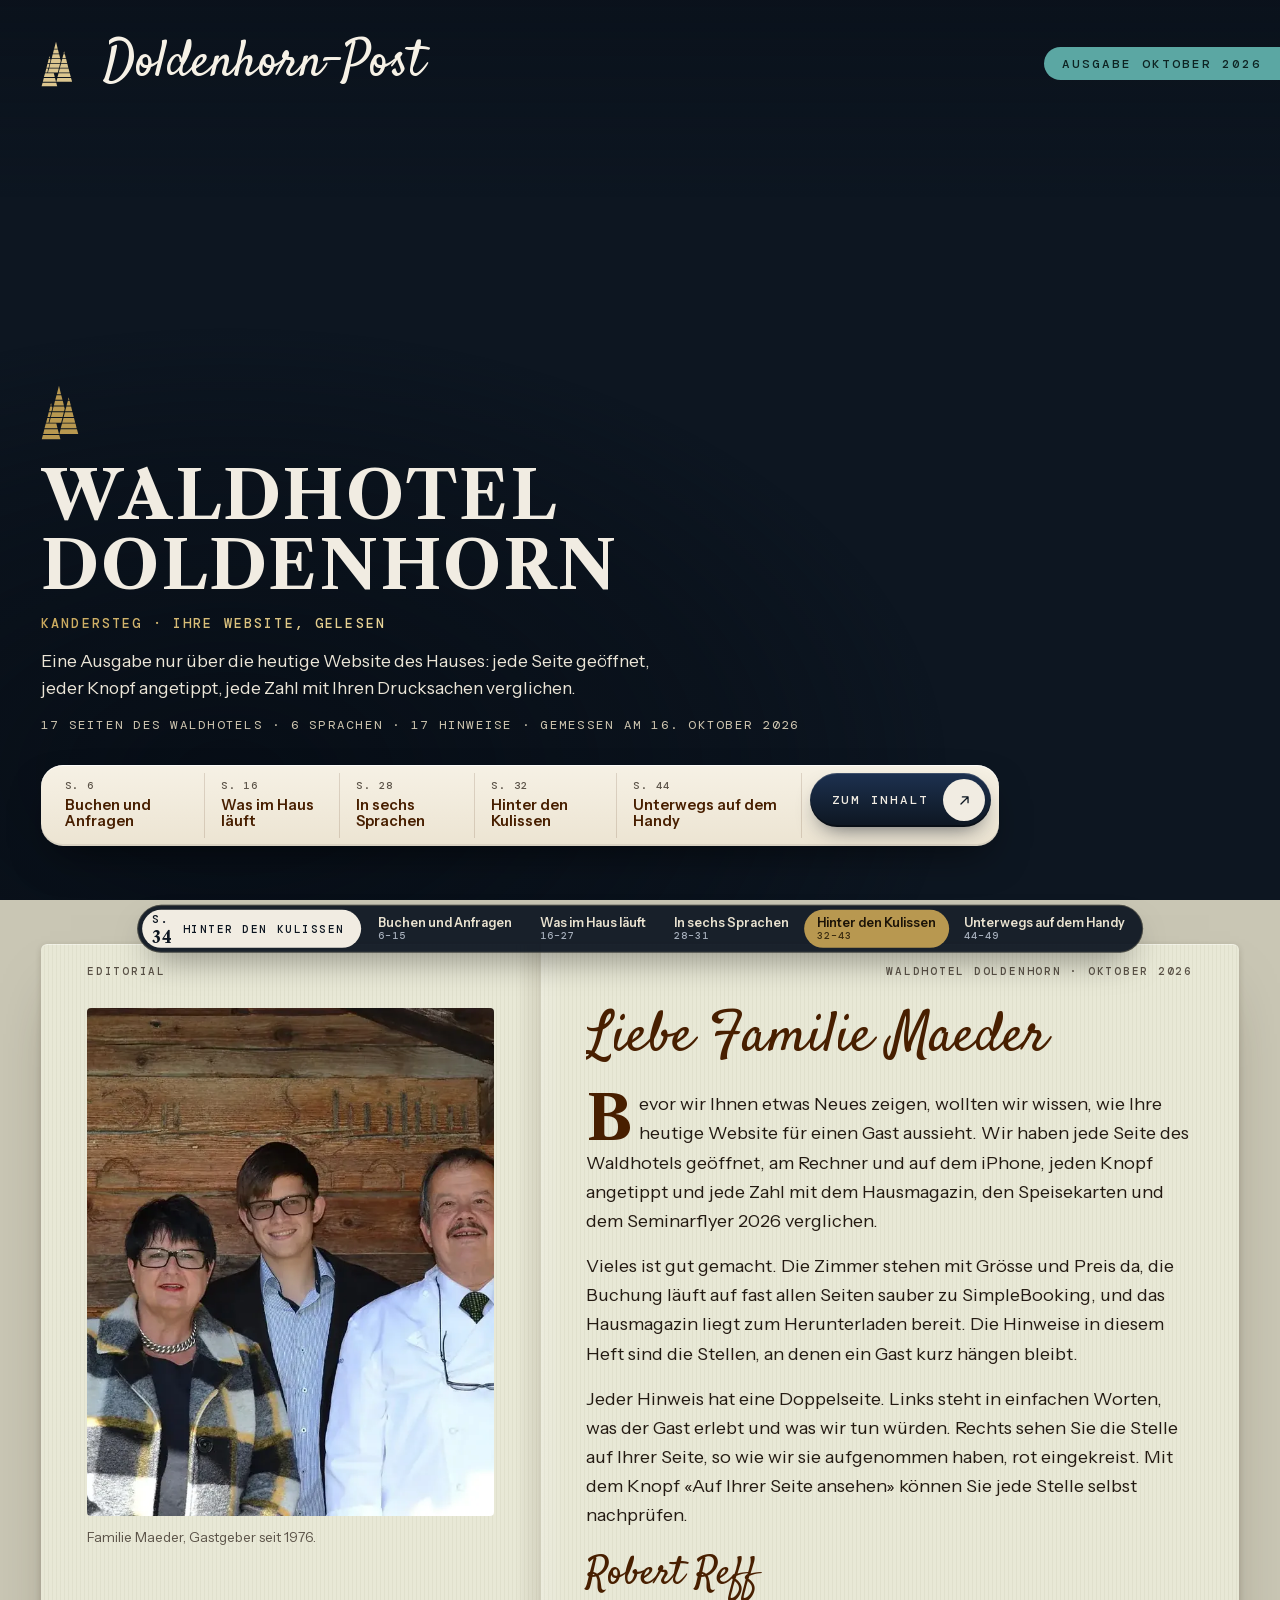
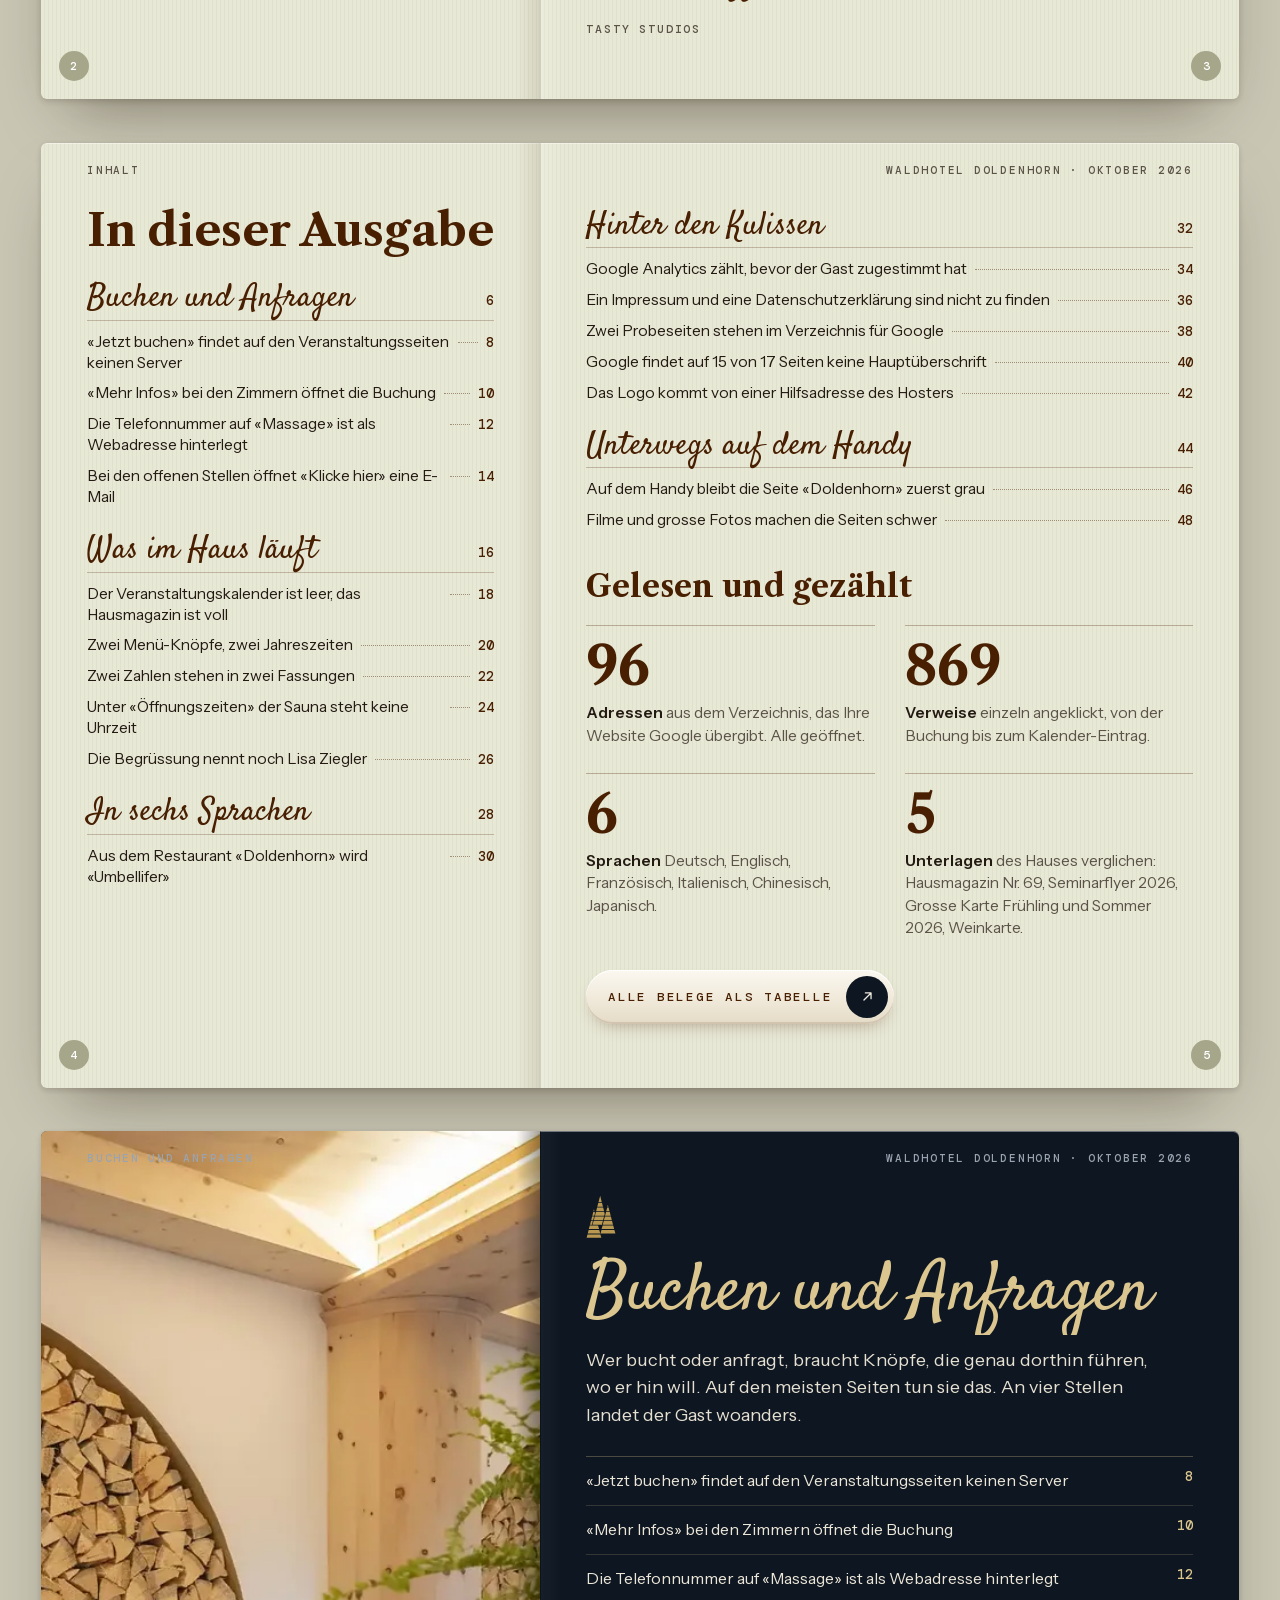
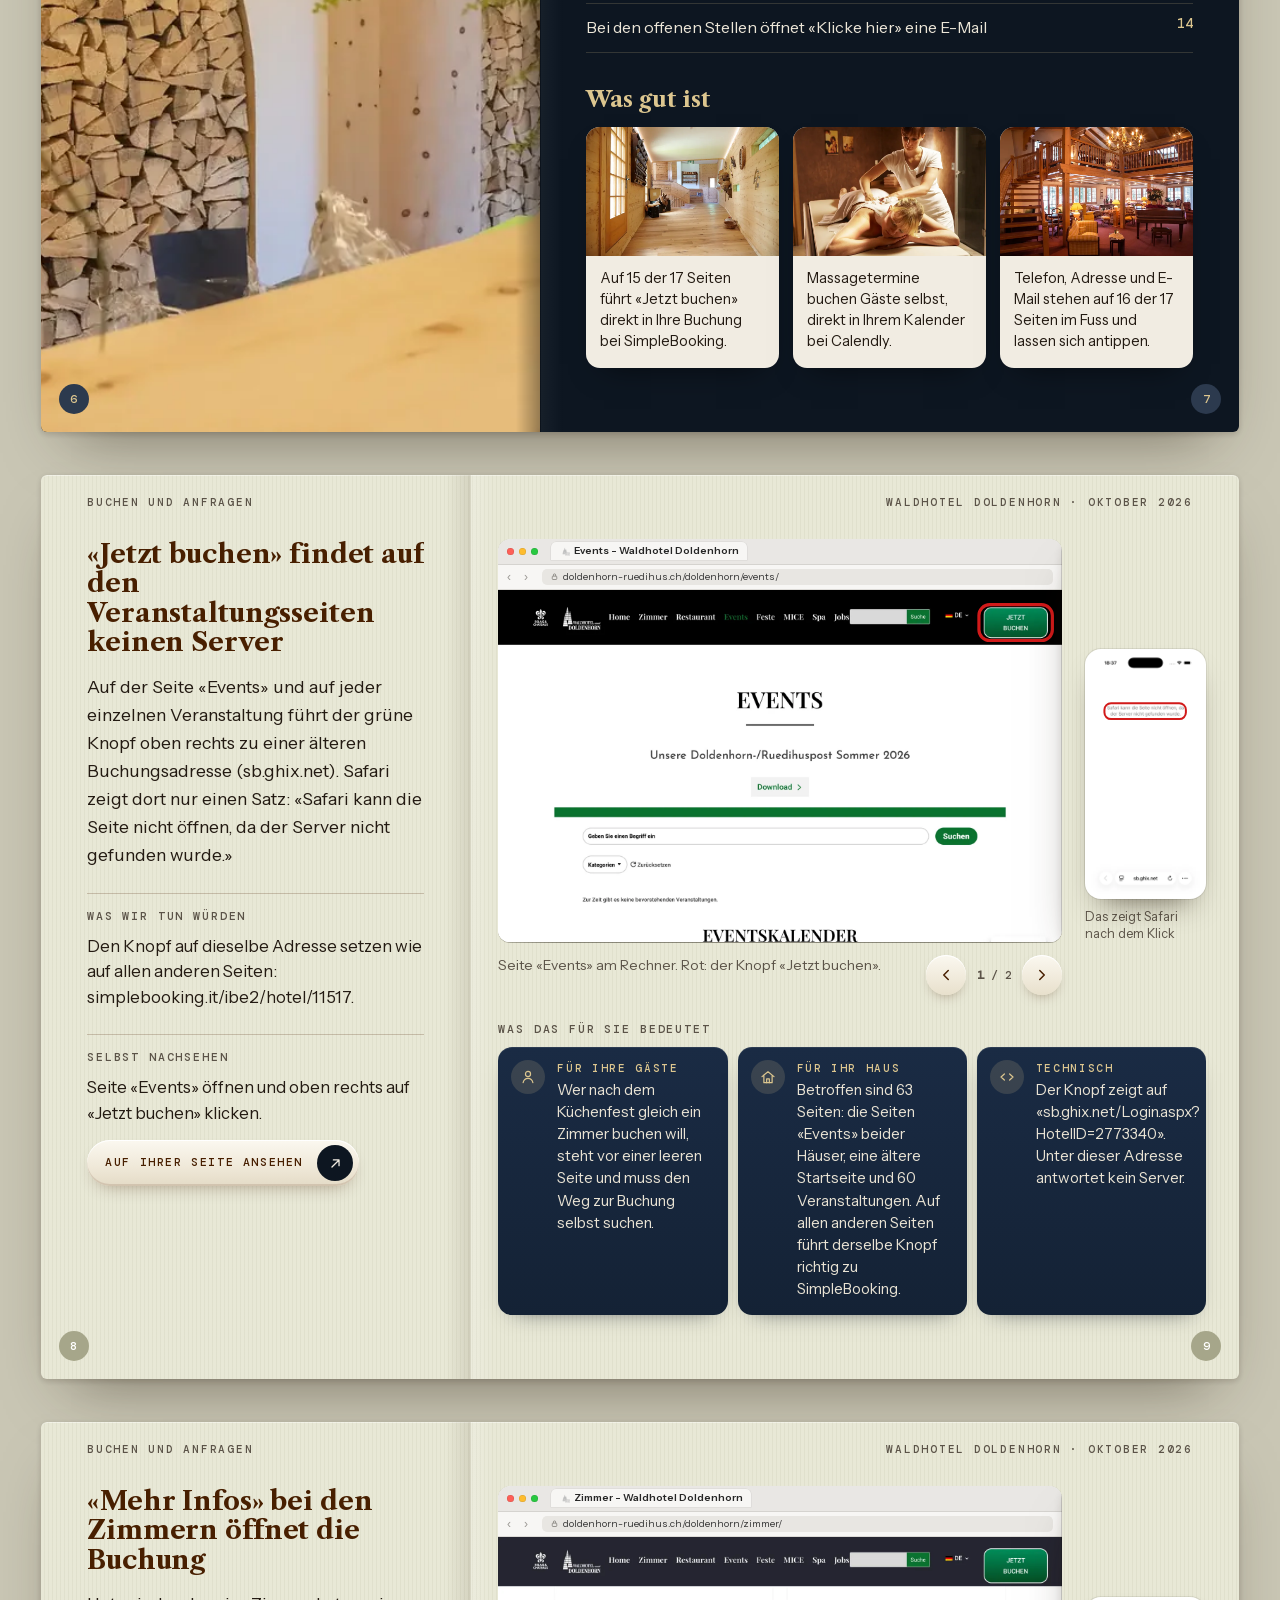
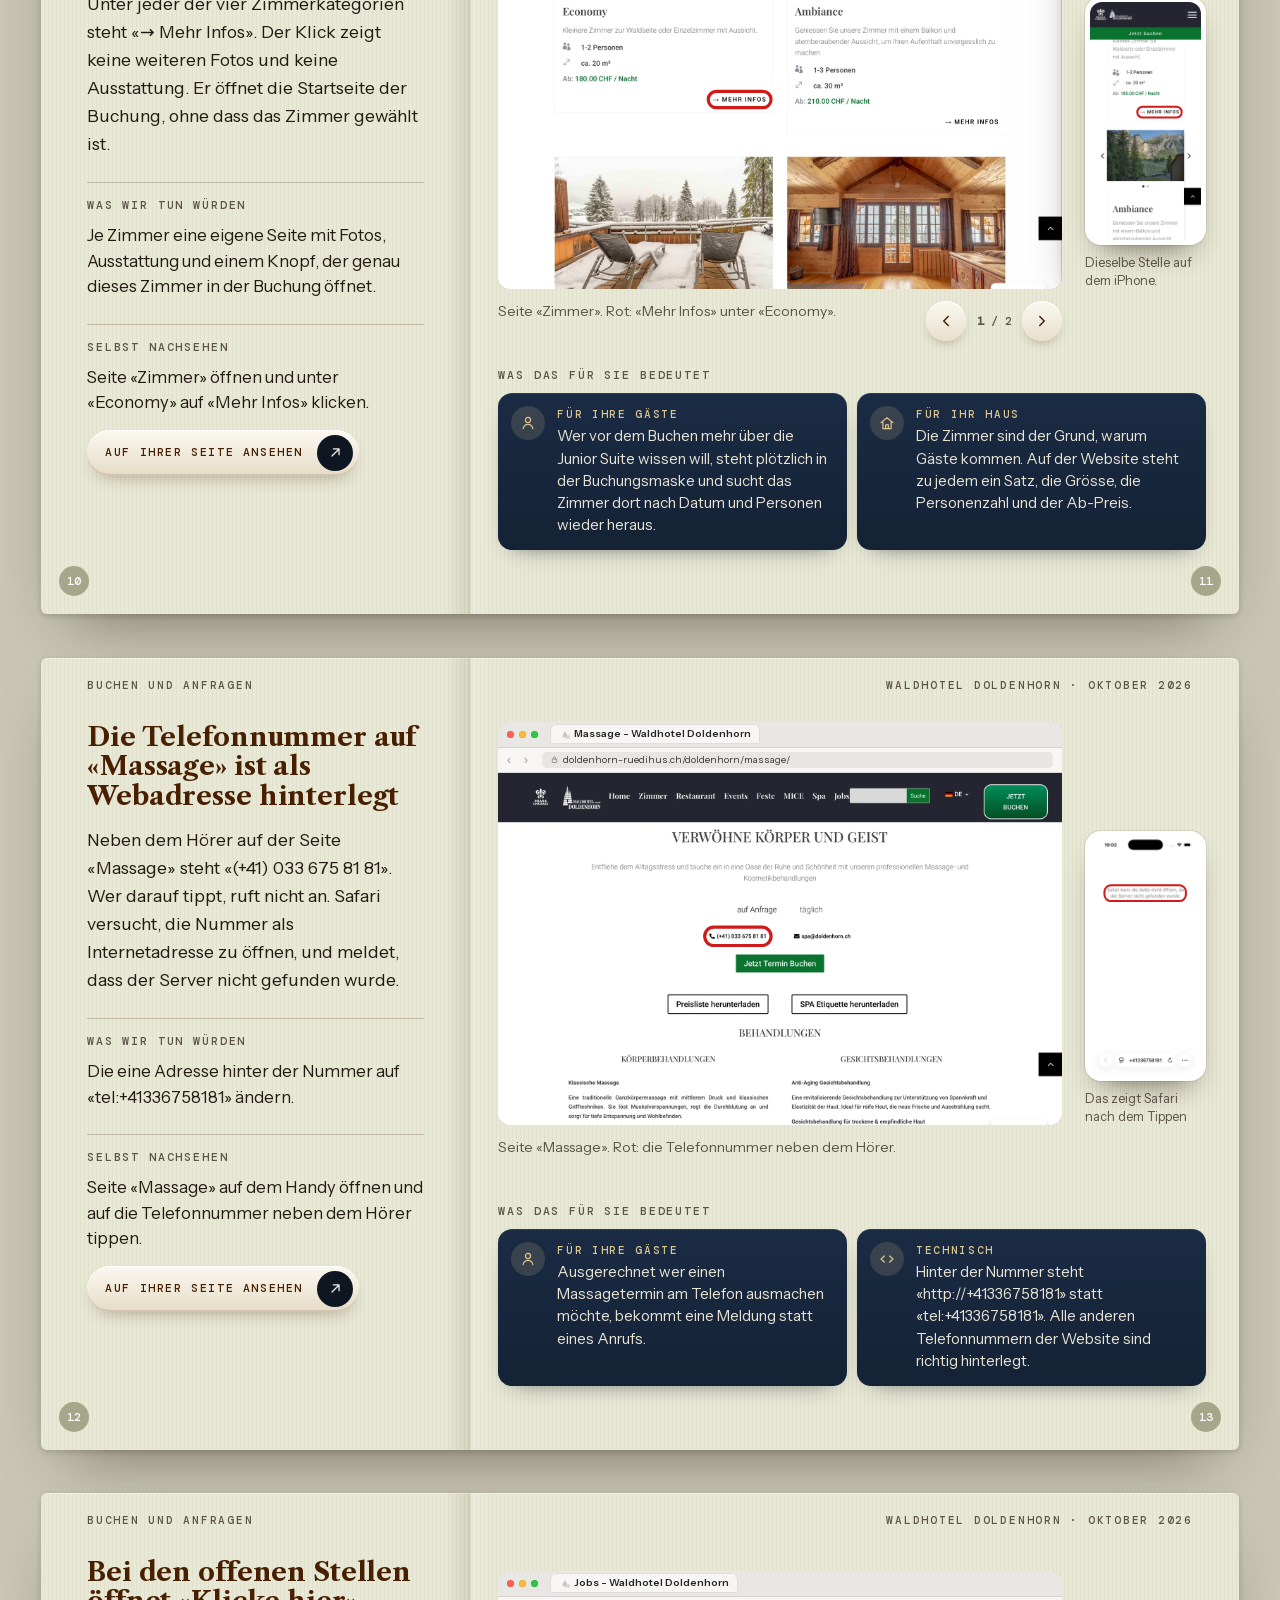
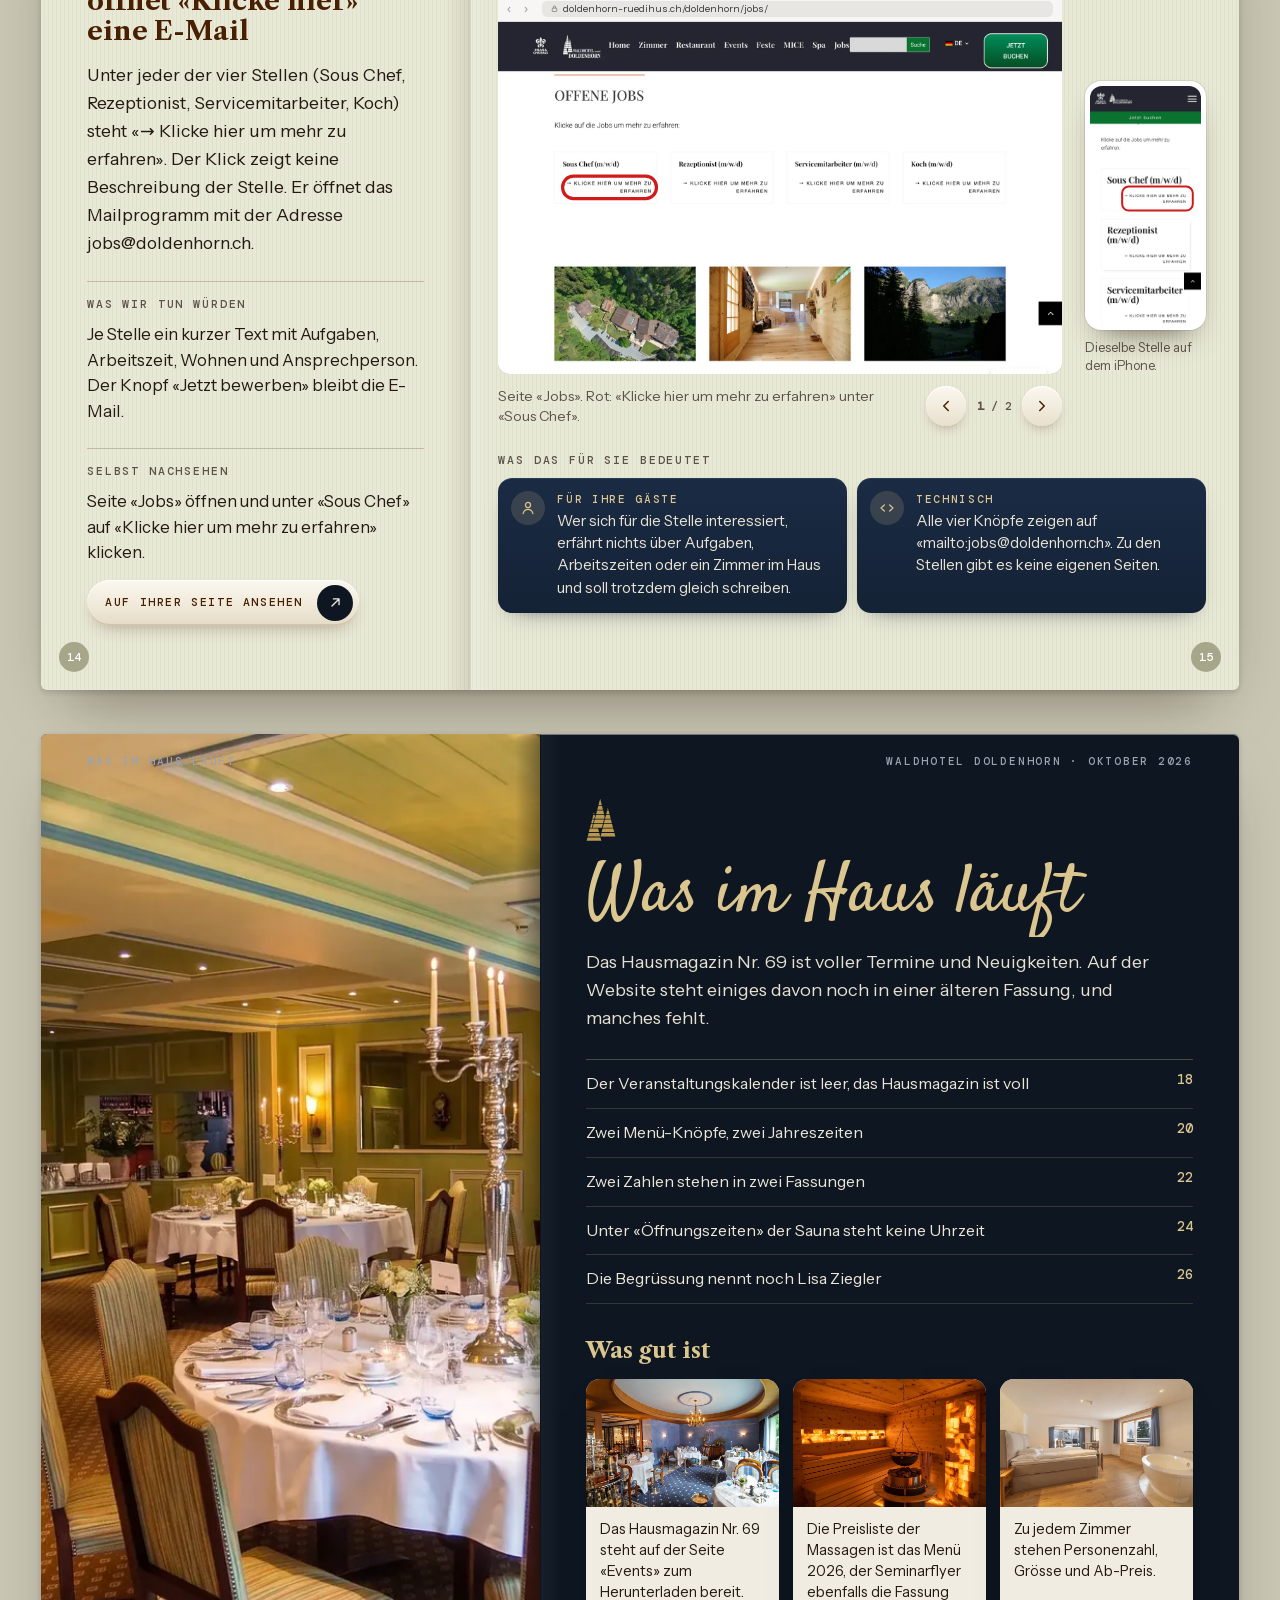
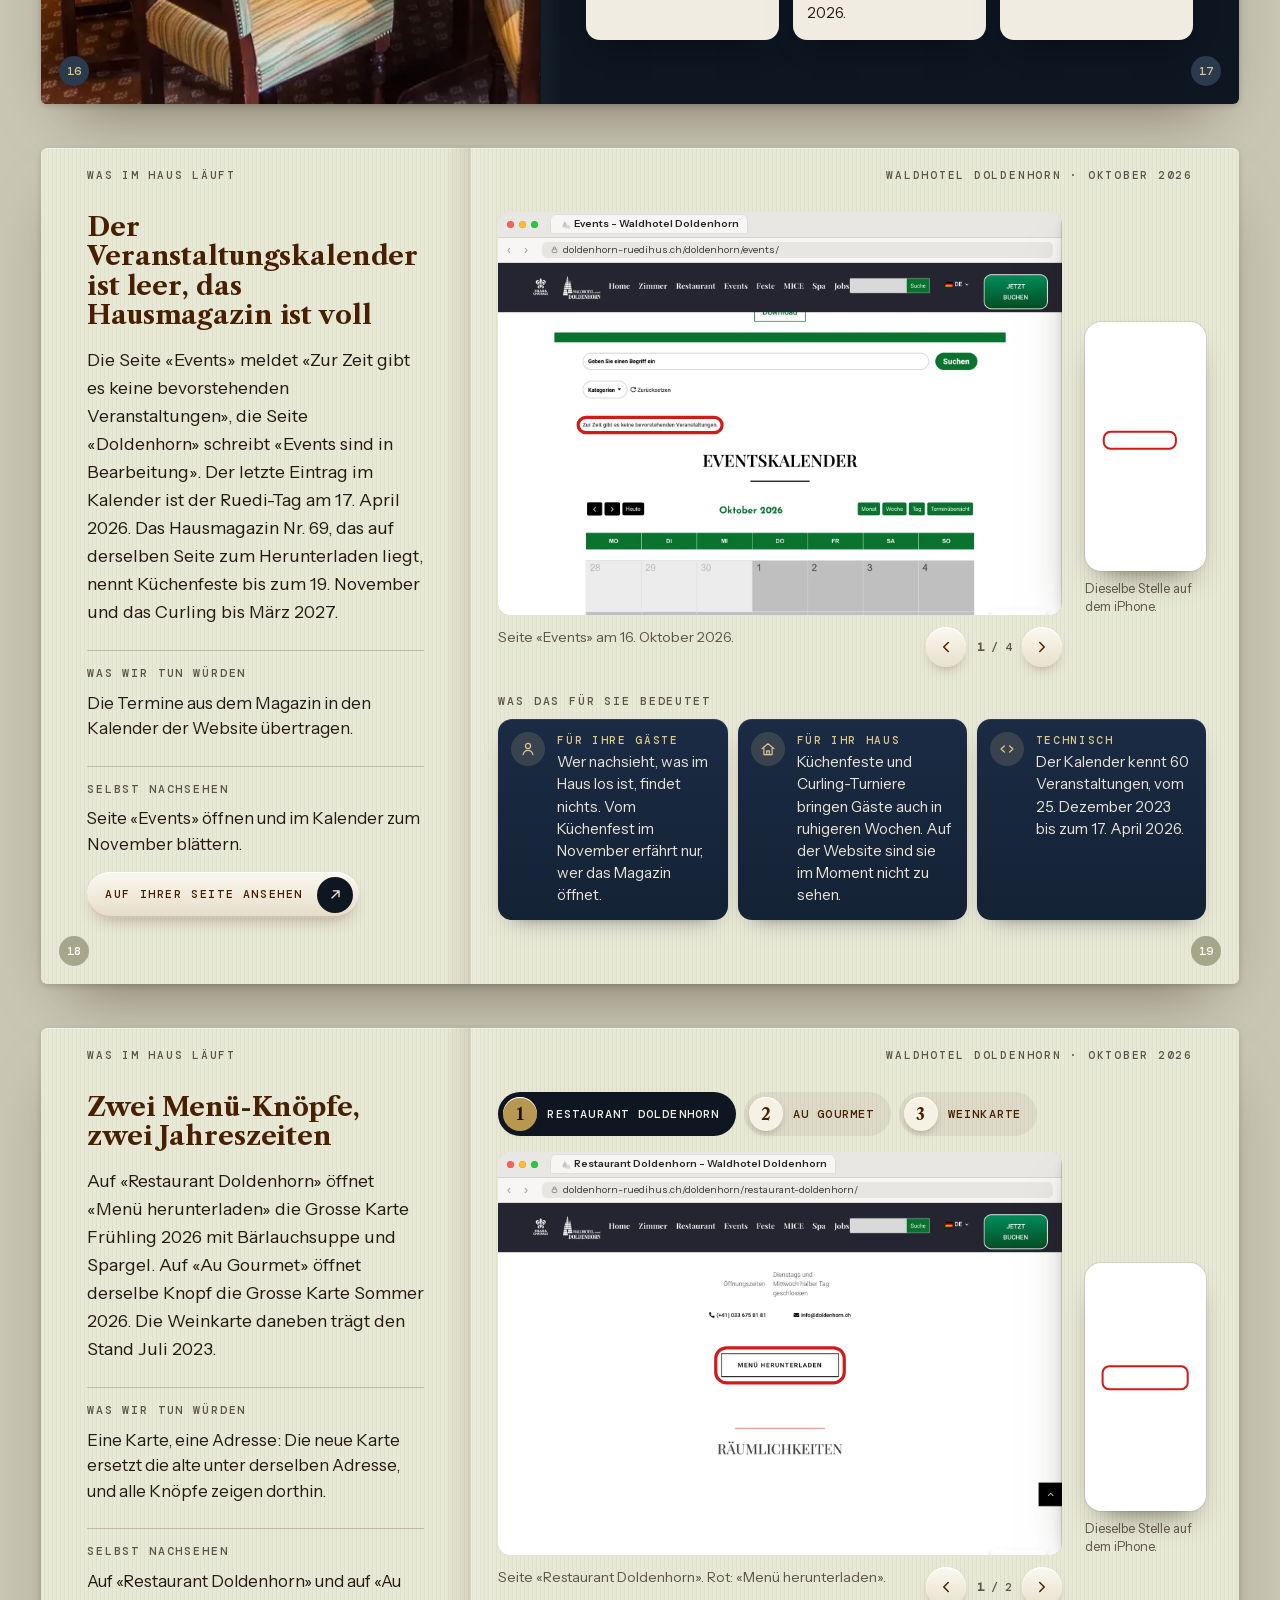
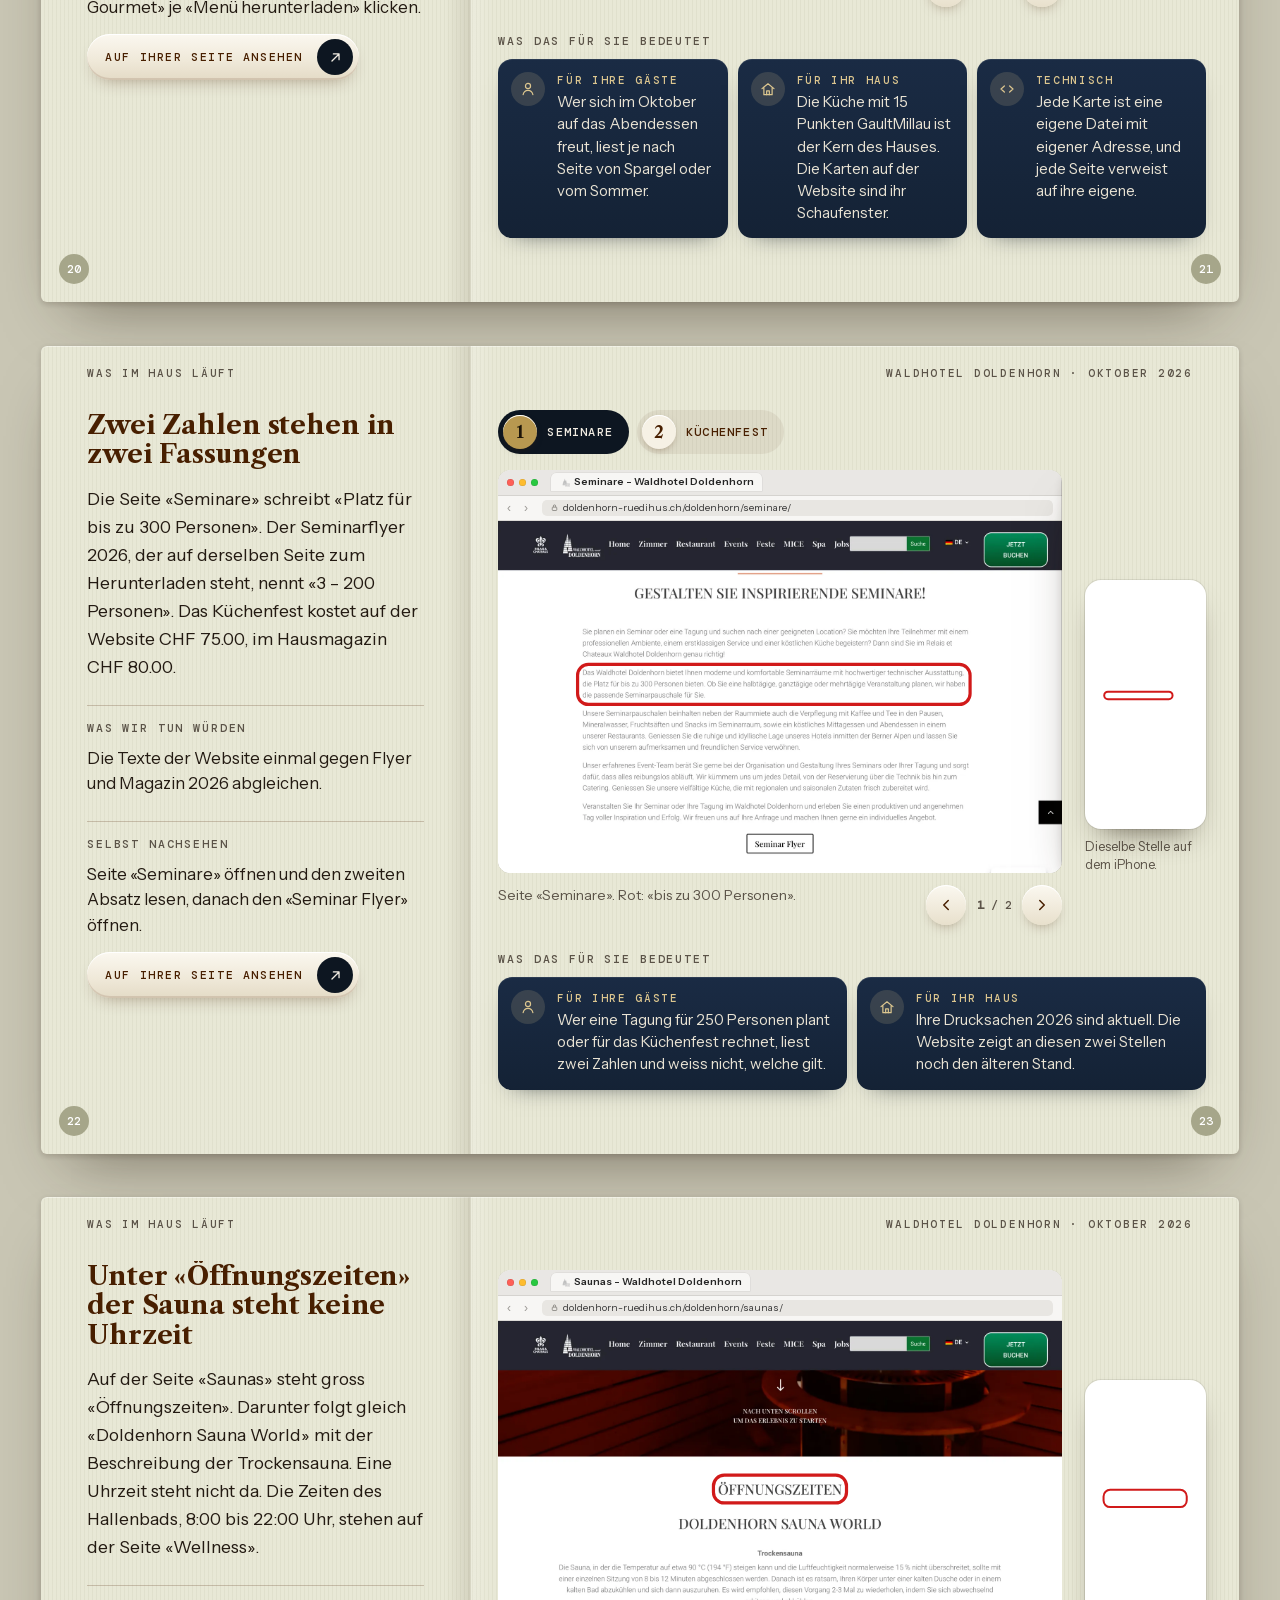
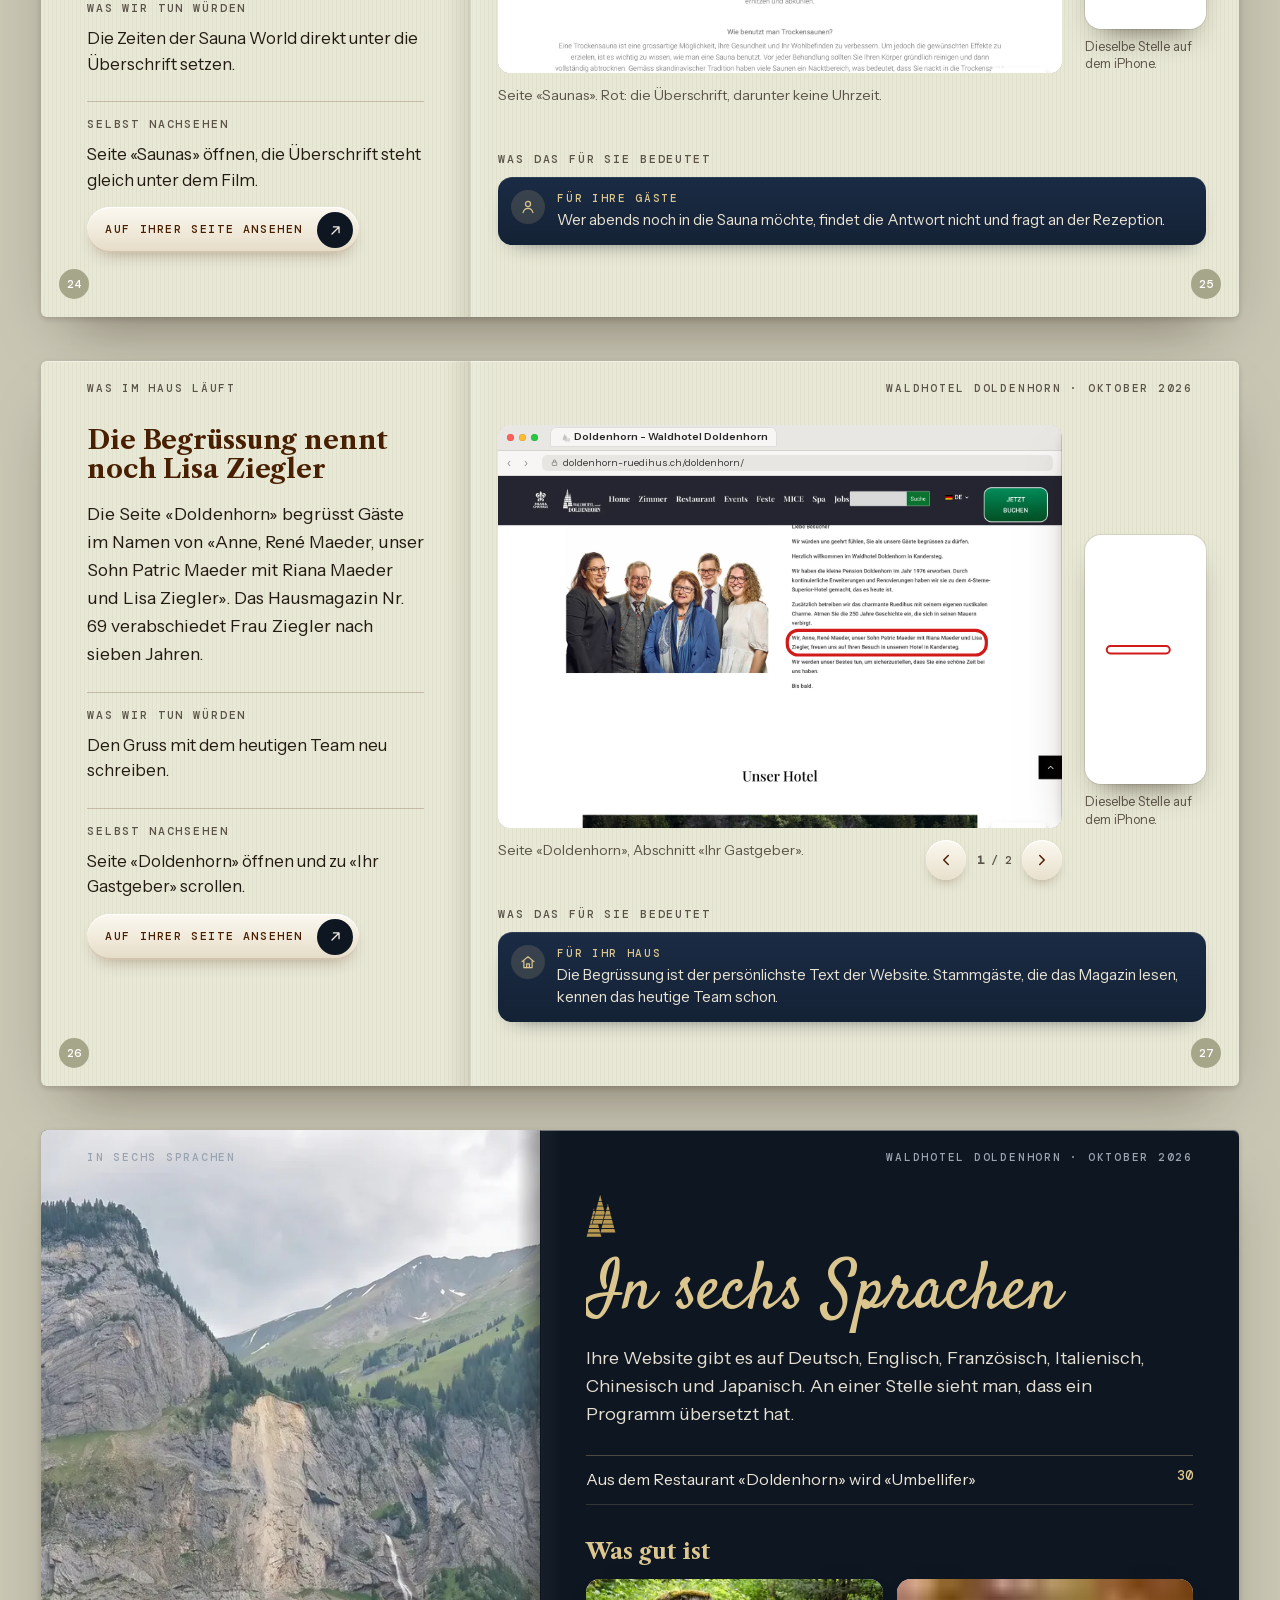
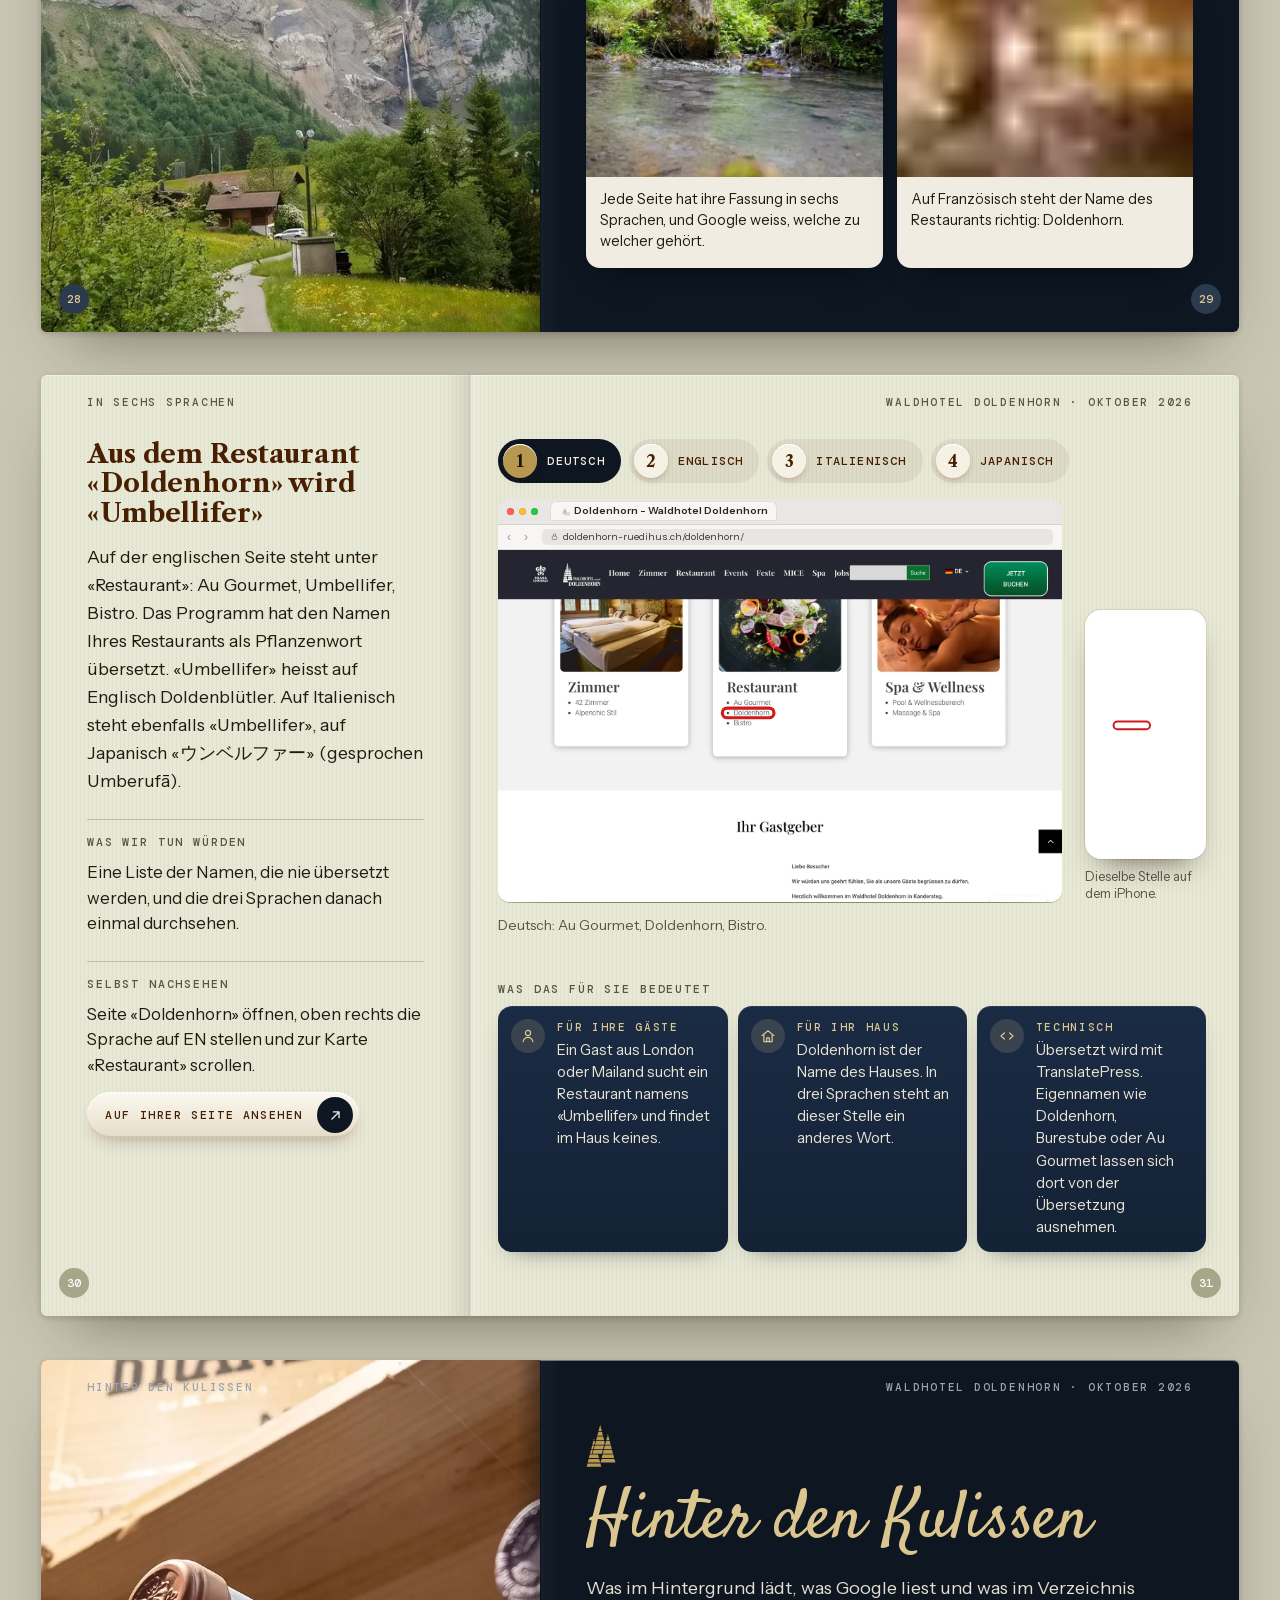
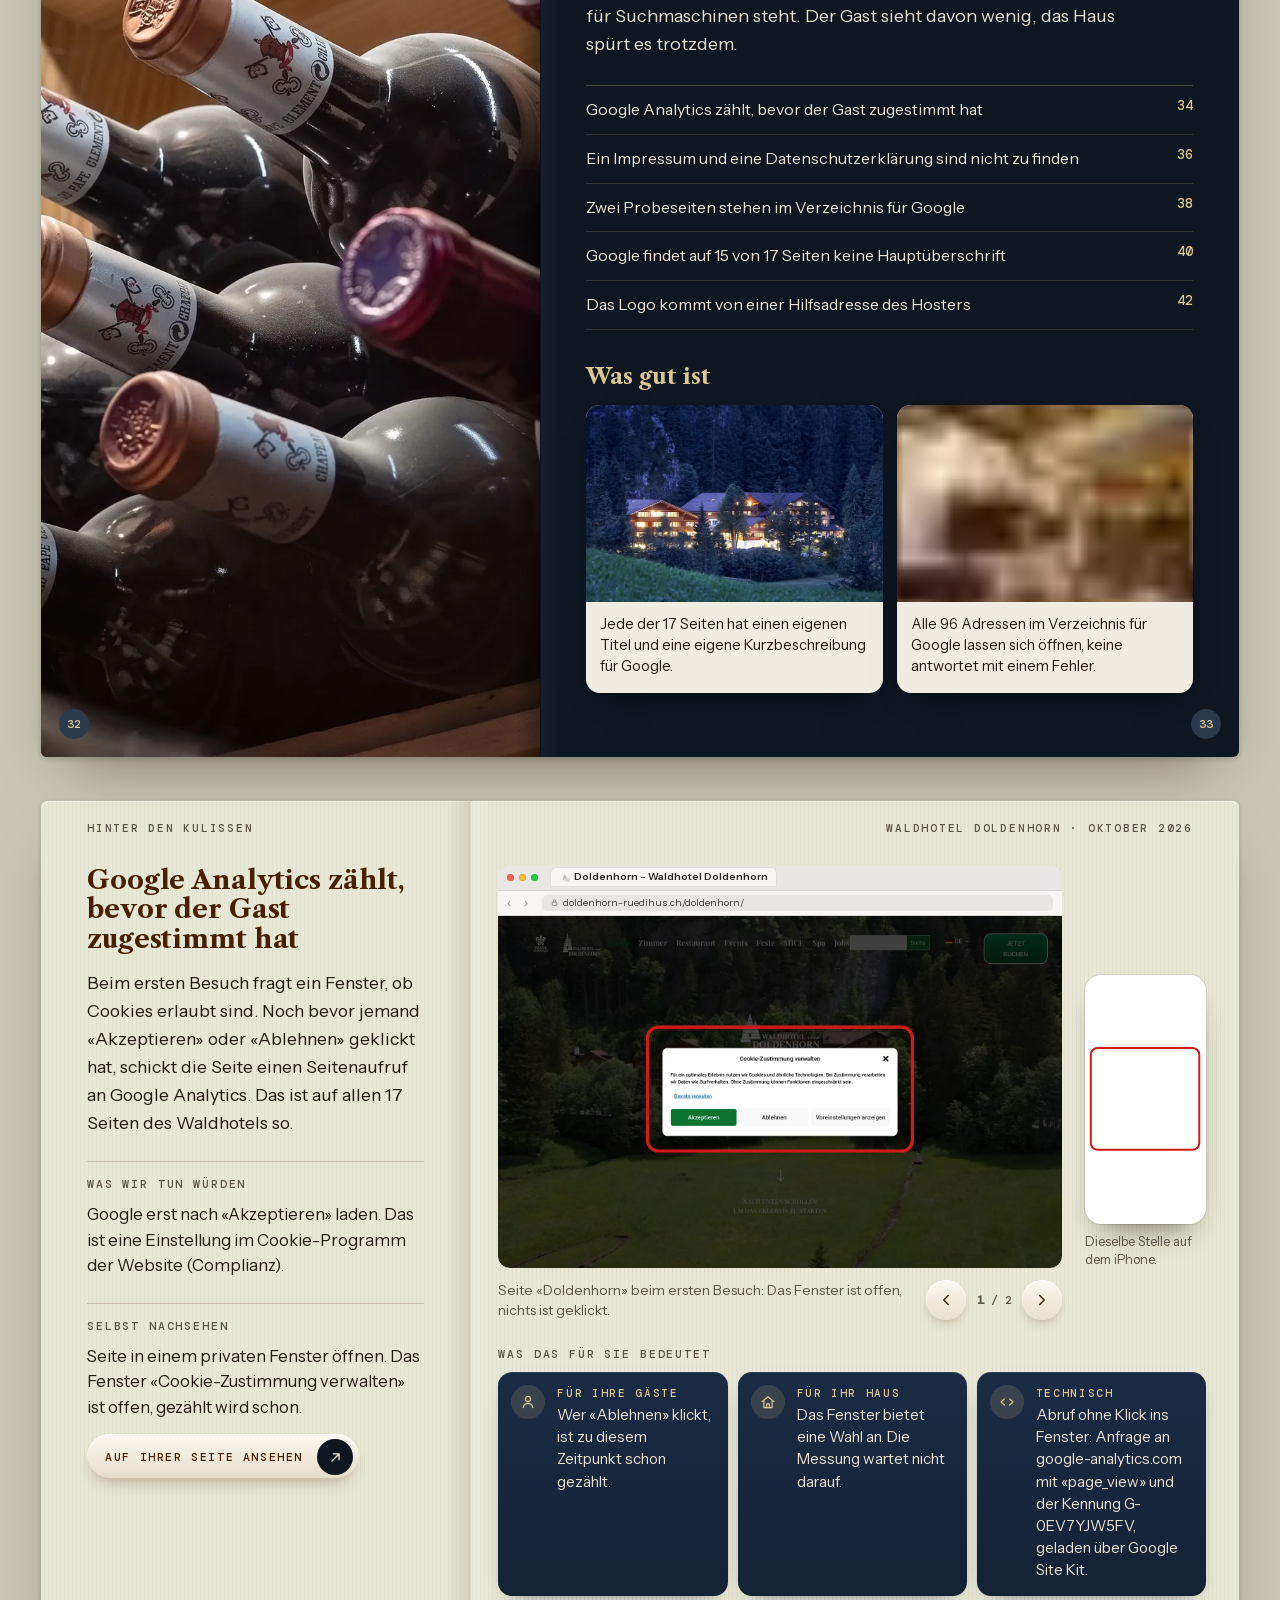
<file: index.html>
<!doctype html>
<html lang="de-CH">
<head><script data-wurzel>/* Wurzel-Weiche: Seite laeuft an der Wurzel einer Adresse oder in einem Unterordner (github.io/<repo>/) */(function(){var D=0,p=location.pathname.split('/');p.splice(p.length-1-D,D+1);var W=p.join('/')+'/';window.__W=W;if(W==='/')return;var O=location.origin;
function f(u){if(typeof u!=='string')return u;if(u.indexOf(O+'/')===0)return O+f(u.slice(O.length));if(u.charAt(0)!=='/'||u.charAt(1)==='/'||u.indexOf(W)===0||u+'/'===W)return u;return W+u.slice(1)}
function s(v){return typeof v!=='string'?v:v.replace(/(^|,)(\s*)(\S+)/g,function(m,a,b,u){return a+b+f(u)})}
function c(v){return typeof v!=='string'?v:v.replace(/url\(\s*(['"]?)([^'")]+)/g,function(m,q,u){return 'url('+q+f(u)})}
function h(v){return typeof v!=='string'?v:c(v.replace(/(\s(?:src|href|poster|action|data-src|data-href)\s*=\s*)(["'])([^"']*)\2/gi,function(m,a,q,u){return a+q+f(u)+q}).replace(/(\s(?:srcset|imagesrcset|data-srcset)\s*=\s*)(["'])([^"']*)\2/gi,function(m,a,q,u){return a+q+s(u)+q}))}
function d(K,k,g){K=window[K];if(!K)return;var x=Object.getOwnPropertyDescriptor(K.prototype,k);if(!x||!x.set)return;Object.defineProperty(K.prototype,k,{configurable:true,enumerable:x.enumerable,get:x.get,set:function(v){x.set.call(this,g(v))}})}
[['HTMLImageElement','src'],['HTMLScriptElement','src'],['HTMLLinkElement','href'],['HTMLIFrameElement','src'],['HTMLSourceElement','src'],['HTMLMediaElement','src'],['HTMLVideoElement','poster'],['HTMLAnchorElement','href'],['HTMLAreaElement','href'],['HTMLFormElement','action'],['HTMLEmbedElement','src'],['HTMLObjectElement','data']].forEach(function(z){d(z[0],z[1],f)});
[['HTMLImageElement','srcset'],['HTMLSourceElement','srcset'],['HTMLLinkElement','imageSrcset']].forEach(function(z){d(z[0],z[1],s)});
d('Element','innerHTML',h);d('Element','outerHTML',h);var iah=Element.prototype.insertAdjacentHTML;Element.prototype.insertAdjacentHTML=function(w,v){return iah.call(this,w,h(v))};
var sa=Element.prototype.setAttribute;Element.prototype.setAttribute=function(n,v){var l=String(n).toLowerCase();if(/^(src|href|poster|action|data|data-src|data-href)$/.test(l))v=f(v);else if(/srcset$/.test(l))v=s(v);else if(l==='style')v=c(v);return sa.call(this,n,v)};
var st=CSSStyleDeclaration.prototype,sp=st.setProperty;st.setProperty=function(n,v,q){return sp.call(this,n,c(v),q)};['background','backgroundImage','cssText','maskImage','webkitMaskImage','listStyleImage','borderImageSource','content'].forEach(function(k){var x=Object.getOwnPropertyDescriptor(st,k);if(x&&x.set)Object.defineProperty(st,k,{configurable:true,enumerable:x.enumerable,get:x.get,set:function(v){x.set.call(this,c(v))}})});
var F=window.fetch;if(F)window.fetch=function(i,o){if(typeof i==='string')i=f(i);else if(i instanceof URL)i=f(i.href);return F.call(this,i,o)};
var XO=XMLHttpRequest.prototype.open;XMLHttpRequest.prototype.open=function(){var a=[].slice.call(arguments);a[1]=f(a[1] instanceof URL?a[1].href:a[1]);return XO.apply(this,a)};
if(navigator.sendBeacon){var B=navigator.sendBeacon;navigator.sendBeacon=function(u,x){return B.call(navigator,f(u),x)}}
var wo=window.open;window.open=function(u){var a=[].slice.call(arguments);a[0]=f(u);return wo.apply(window,a)};
var dw=document.write,dl=document.writeln;document.write=function(){return dw.apply(document,[].map.call(arguments,h))};document.writeln=function(){return dl.apply(document,[].map.call(arguments,h))};
['pushState','replaceState'].forEach(function(k){var o=history[k];history[k]=function(a,b,u){return o.call(history,a,b,u==null?u:f(String(u)))}});
function e(el){if(!el||el.nodeType!==1)return;['src','href','poster','action'].forEach(function(a){var v=el.getAttribute(a);if(v&&v.charAt(0)==='/'){var z=f(v);if(z!==v)sa.call(el,a,z)}});var t=el.getAttribute('srcset');if(t&&/(^|,)\s*\/[^\/]/.test(t)){var z=s(t);if(z!==t)sa.call(el,'srcset',z)}t=el.getAttribute('style');if(t&&/url\(\s*['"]?\/[^\/]/.test(t)){z=c(t);if(z!==t)sa.call(el,'style',z)}}
new MutationObserver(function(ms){ms.forEach(function(m){if(m.type==='attributes')e(m.target);else m.addedNodes.forEach(function(n){if(n.nodeType!==1)return;e(n);var l=n.querySelectorAll('[src],[href],[srcset],[poster],[action],[style]');for(var i=0;i<l.length;i++)e(l[i])})})}).observe(document.documentElement,{childList:true,subtree:true,attributes:true,attributeFilter:['src','href','srcset','poster','action','style']})})();</script>
<meta charset="utf-8">
<meta name="viewport" content="width=device-width, initial-scale=1, viewport-fit=cover">
<title>Waldhotel Doldenhorn · Ihre Website, gelesen</title>
<meta name="description" content="Potenzialanalyse der heutigen Website des Waldhotel Doldenhorn, Kandersteg. Gemessen am 16. Oktober 2026.">
<meta name="robots" content="noindex, nofollow">
<meta name="theme-color" content="#0d1621">
<link rel="icon" href="assets/img/tannen.svg" type="image/svg+xml">
<link rel="preload" href="assets/fonts/librecaslon-700.woff2" as="font" type="font/woff2" crossorigin>
<link rel="preload" href="assets/fonts/InstrumentSans-normal-400_600.woff2" as="font" type="font/woff2" crossorigin>
<link rel="preload" href="assets/fonts/satisfy.woff2" as="font" type="font/woff2" crossorigin>
<link rel="preload" href="assets/img/auftakt.webp" as="image" fetchpriority="high" media="(min-width:641px)">
<link rel="preload" href="assets/img/auftakt-k.webp" as="image" fetchpriority="high" media="(max-width:640px)">
<link rel="stylesheet" href="assets/seite.css?v=442ad412">
<link rel="stylesheet" href="assets/auftritt.css?v=70c09f7c">
<script>document.documentElement.classList.add('js')</script>
<script src="besuch.js?v=3c4c57a56e" defer></script><script src="verweil.js?v=5881fd455d" defer></script></head>
<body>
<header class="titel" id="s1">
  <div class="t-bild"><picture><source media="(max-width:640px)" srcset="assets/img/auftakt-k.webp" width="900" height="900"><img src="assets/img/auftakt.webp" alt="Das Waldhotel Doldenhorn am Waldrand in Kandersteg, von oben" fetchpriority="high" decoding="async"></picture></div>
  <div class="t-oben"><span class="t-marke"><span class="tanne"><svg xmlns="http://www.w3.org/2000/svg" viewBox="282.26 400.65 31.24 45.18" fill="currentColor">
<!-- Aus «Doldenhorn- & Ruedihus-Post» Nr. 69, Rückseite (Druckdatei des Hauses), unverändert übernommen -->
<path fill-rule="nonzero" fill="currentColor" d="M 283.816406 441.621094 L 282.855469 445.226562 L 298.234375 445.226562 L 297.273438 441.621094 Z M 285.019531 436.9375 L 284.054688 440.78125 L 297.035156 440.78125 L 296.074219 436.9375 Z M 298.355469 436.9375 L 297.394531 440.78125 L 312.894531 440.78125 L 311.8125 436.9375 Z M 286.21875 432.25 L 285.136719 436.09375 L 295.832031 436.09375 L 294.871094 432.25 Z M 299.558594 432.25 L 298.476562 436.09375 L 311.574219 436.09375 L 310.613281 432.25 Z M 287.421875 427.683594 L 286.460938 431.53125 L 288.503906 431.53125 L 289.34375 427.683594 Z M 290.183594 427.683594 L 289.105469 431.53125 L 298.835938 431.53125 L 299.796875 427.683594 Z M 300.757812 427.683594 L 299.675781 431.53125 L 310.371094 431.53125 L 309.410156 427.683594 Z M 288.621094 422.996094 L 287.660156 426.84375 L 289.703125 426.84375 L 290.664062 422.996094 Z M 291.386719 422.996094 L 290.425781 426.84375 L 300.039062 426.84375 L 301 422.996094 Z M 301.960938 422.996094 L 300.878906 426.84375 L 309.167969 426.84375 L 308.207031 422.996094 Z M 289.824219 418.3125 L 288.863281 422.15625 L 290.90625 422.15625 L 291.625 419.394531 L 291.265625 418.3125 Z M 292.589844 418.3125 L 291.625 422.15625 L 301.238281 422.15625 L 301.71875 419.992188 L 301.238281 418.3125 Z M 303.164062 418.3125 L 302.082031 422.15625 L 307.96875 422.15625 L 307.007812 418.3125 Z M 289.945312 417.46875 L 291.027344 417.46875 L 290.546875 415.425781 Z M 293.789062 413.625 L 292.828125 417.46875 L 301.121094 417.46875 L 300.160156 413.625 Z M 304.363281 413.625 L 303.28125 417.46875 L 306.765625 417.46875 L 305.804688 413.625 Z M 304.484375 412.785156 L 305.566406 412.785156 L 304.964844 410.742188 C 305.085938 410.742188 304.484375 412.785156 304.484375 412.785156 M 294.992188 408.9375 L 294.03125 412.785156 L 299.917969 412.785156 L 298.957031 408.9375 Z M 297.035156 401.25 L 295.230469 408.097656 L 298.714844 408.097656 Z M 297.035156 401.25 "/>
</svg>
</span>Doldenhorn-Post</span><span class="t-nr">Ausgabe Oktober 2026</span></div>
  <div class="t-block">
    <span class="tanne tanne--gold"><svg xmlns="http://www.w3.org/2000/svg" viewBox="282.26 400.65 31.24 45.18" fill="currentColor">
<!-- Aus «Doldenhorn- & Ruedihus-Post» Nr. 69, Rückseite (Druckdatei des Hauses), unverändert übernommen -->
<path fill-rule="nonzero" fill="currentColor" d="M 283.816406 441.621094 L 282.855469 445.226562 L 298.234375 445.226562 L 297.273438 441.621094 Z M 285.019531 436.9375 L 284.054688 440.78125 L 297.035156 440.78125 L 296.074219 436.9375 Z M 298.355469 436.9375 L 297.394531 440.78125 L 312.894531 440.78125 L 311.8125 436.9375 Z M 286.21875 432.25 L 285.136719 436.09375 L 295.832031 436.09375 L 294.871094 432.25 Z M 299.558594 432.25 L 298.476562 436.09375 L 311.574219 436.09375 L 310.613281 432.25 Z M 287.421875 427.683594 L 286.460938 431.53125 L 288.503906 431.53125 L 289.34375 427.683594 Z M 290.183594 427.683594 L 289.105469 431.53125 L 298.835938 431.53125 L 299.796875 427.683594 Z M 300.757812 427.683594 L 299.675781 431.53125 L 310.371094 431.53125 L 309.410156 427.683594 Z M 288.621094 422.996094 L 287.660156 426.84375 L 289.703125 426.84375 L 290.664062 422.996094 Z M 291.386719 422.996094 L 290.425781 426.84375 L 300.039062 426.84375 L 301 422.996094 Z M 301.960938 422.996094 L 300.878906 426.84375 L 309.167969 426.84375 L 308.207031 422.996094 Z M 289.824219 418.3125 L 288.863281 422.15625 L 290.90625 422.15625 L 291.625 419.394531 L 291.265625 418.3125 Z M 292.589844 418.3125 L 291.625 422.15625 L 301.238281 422.15625 L 301.71875 419.992188 L 301.238281 418.3125 Z M 303.164062 418.3125 L 302.082031 422.15625 L 307.96875 422.15625 L 307.007812 418.3125 Z M 289.945312 417.46875 L 291.027344 417.46875 L 290.546875 415.425781 Z M 293.789062 413.625 L 292.828125 417.46875 L 301.121094 417.46875 L 300.160156 413.625 Z M 304.363281 413.625 L 303.28125 417.46875 L 306.765625 417.46875 L 305.804688 413.625 Z M 304.484375 412.785156 L 305.566406 412.785156 L 304.964844 410.742188 C 305.085938 410.742188 304.484375 412.785156 304.484375 412.785156 M 294.992188 408.9375 L 294.03125 412.785156 L 299.917969 412.785156 L 298.957031 408.9375 Z M 297.035156 401.25 L 295.230469 408.097656 L 298.714844 408.097656 Z M 297.035156 401.25 "/>
</svg>
</span>
    <h1 class="t-name zt">Waldhotel Doldenhorn</h1>
    <p class="t-ort">Kandersteg · Ihre Website, gelesen</p>
    <p class="t-satz">Eine Ausgabe nur über die heutige Website des Hauses: jede Seite geöffnet, jeder Knopf angetippt, jede Zahl mit Ihren Drucksachen verglichen.</p>
    <p class="t-zeile">17 Seiten des Waldhotels · 6 Sprachen · 17 Hinweise · gemessen am 16. Oktober 2026</p>
    <nav class="platte" aria-label="Rubriken"><a class="pl-feld" href="#r-buchen"><small>S. 6</small><span>Buchen und Anfragen</span></a><a class="pl-feld" href="#r-aktuell"><small>S. 16</small><span>Was im Haus läuft</span></a><a class="pl-feld" href="#r-sprachen"><small>S. 28</small><span>In sechs Sprachen</span></a><a class="pl-feld" href="#r-kulissen"><small>S. 32</small><span>Hinter den Kulissen</span></a><a class="pl-feld" href="#r-handy"><small>S. 44</small><span>Unterwegs auf dem Handy</span></a><a class="knopf knopf--blau" href="#s4">Zum Inhalt<span class="knauf"><svg viewBox="0 0 24 24" aria-hidden="true"><path d="M7 17 17 7M9 7h8v8"/></svg></span></a></nav>
  </div>
</header>
<section class="bogen hell" id="s2" data-seite="2" data-rubrik="Editorial">
  <span class="kolumne kolumne--l">Editorial</span><span class="kolumne kolumne--r">Waldhotel Doldenhorn · Oktober 2026</span><span class="snr snr--l">2</span><span class="snr snr--r">3</span>
  <div class="seite seite--l"><figure class="foto zoom foto--hoch" style="background-image:url(assets/img/familie-k.webp)"><img src="assets/img/familie.webp" alt="Familie Maeder" loading="lazy" decoding="async"></figure><p class="bild-zeile">Familie Maeder, Gastgeber seit 1976.</p></div>
  <div class="seite seite--r ed">
    <h2 class="pinsel zt">Liebe Familie Maeder</h2>
    <div class="ed-text" data-steig><p>Bevor wir Ihnen etwas Neues zeigen, wollten wir wissen, wie Ihre heutige Website für einen Gast aussieht. Wir haben jede Seite des Waldhotels geöffnet, am Rechner und auf dem iPhone, jeden Knopf angetippt und jede Zahl mit dem Hausmagazin, den Speisekarten und dem Seminarflyer 2026 verglichen.</p><p>Vieles ist gut gemacht. Die Zimmer stehen mit Grösse und Preis da, die Buchung läuft auf fast allen Seiten sauber zu SimpleBooking, und das Hausmagazin liegt zum Herunterladen bereit. Die Hinweise in diesem Heft sind die Stellen, an denen ein Gast kurz hängen bleibt.</p><p>Jeder Hinweis hat eine Doppelseite. Links steht in einfachen Worten, was der Gast erlebt und was wir tun würden. Rechts sehen Sie die Stelle auf Ihrer Seite, so wie wir sie aufgenommen haben, rot eingekreist. Mit dem Knopf «Auf Ihrer Seite ansehen» können Sie jede Stelle selbst nachprüfen.</p></div>
    <p class="gruss" data-steig><span class="pinsel">Robert Reff</span><small>Tasty Studios</small></p>
  </div>
</section>
<section class="bogen hell" id="s4" data-seite="4" data-rubrik="Inhalt">
  <span class="kolumne kolumne--l">Inhalt</span><span class="kolumne kolumne--r">Waldhotel Doldenhorn · Oktober 2026</span><span class="snr snr--l">4</span><span class="snr snr--r">5</span>
  <div class="seite seite--l iv">
    <h2 class="titel-h zt">In dieser Ausgabe</h2>
    <div class="iv-liste"><div class="iv-rubrik" data-steig><a class="iv-kopf" href="#r-buchen"><span class="pinsel">Buchen und Anfragen</span><b>6</b></a><ol><li><a href="#h-ghix"><span>«Jetzt buchen» findet auf den Veranstaltungsseiten keinen Server</span><i></i><b>8</b></a></li><li><a href="#h-zimmer"><span>«Mehr Infos» bei den Zimmern öffnet die Buchung</span><i></i><b>10</b></a></li><li><a href="#h-tel"><span>Die Telefonnummer auf «Massage» ist als Webadresse hinterlegt</span><i></i><b>12</b></a></li><li><a href="#h-jobs"><span>Bei den offenen Stellen öffnet «Klicke hier» eine E-Mail</span><i></i><b>14</b></a></li></ol></div><div class="iv-rubrik" data-steig><a class="iv-kopf" href="#r-aktuell"><span class="pinsel">Was im Haus läuft</span><b>16</b></a><ol><li><a href="#h-events"><span>Der Veranstaltungskalender ist leer, das Hausmagazin ist voll</span><i></i><b>18</b></a></li><li><a href="#h-karten"><span>Zwei Menü-Knöpfe, zwei Jahreszeiten</span><i></i><b>20</b></a></li><li><a href="#h-zwei"><span>Zwei Zahlen stehen in zwei Fassungen</span><i></i><b>22</b></a></li><li><a href="#h-sauna"><span>Unter «Öffnungszeiten» der Sauna steht keine Uhrzeit</span><i></i><b>24</b></a></li><li><a href="#h-gruss"><span>Die Begrüssung nennt noch Lisa Ziegler</span><i></i><b>26</b></a></li></ol></div><div class="iv-rubrik" data-steig><a class="iv-kopf" href="#r-sprachen"><span class="pinsel">In sechs Sprachen</span><b>28</b></a><ol><li><a href="#h-umbellifer"><span>Aus dem Restaurant «Doldenhorn» wird «Umbellifer»</span><i></i><b>30</b></a></li></ol></div></div>
  </div>
  <div class="seite seite--r">
    <div class="iv-liste iv-liste--r"><div class="iv-rubrik" data-steig><a class="iv-kopf" href="#r-kulissen"><span class="pinsel">Hinter den Kulissen</span><b>32</b></a><ol><li><a href="#h-analytics"><span>Google Analytics zählt, bevor der Gast zugestimmt hat</span><i></i><b>34</b></a></li><li><a href="#h-impressum"><span>Ein Impressum und eine Datenschutzerklärung sind nicht zu finden</span><i></i><b>36</b></a></li><li><a href="#h-test"><span>Zwei Probeseiten stehen im Verzeichnis für Google</span><i></i><b>38</b></a></li><li><a href="#h-h1"><span>Google findet auf 15 von 17 Seiten keine Hauptüberschrift</span><i></i><b>40</b></a></li><li><a href="#h-hoster"><span>Das Logo kommt von einer Hilfsadresse des Hosters</span><i></i><b>42</b></a></li></ol></div><div class="iv-rubrik" data-steig><a class="iv-kopf" href="#r-handy"><span class="pinsel">Unterwegs auf dem Handy</span><b>44</b></a><ol><li><a href="#h-grau"><span>Auf dem Handy bleibt die Seite «Doldenhorn» zuerst grau</span><i></i><b>46</b></a></li><li><a href="#h-schwer"><span>Filme und grosse Fotos machen die Seiten schwer</span><i></i><b>48</b></a></li></ol></div></div>
    <h3 class="titel-h titel-h--klein zt">Gelesen und gezählt</h3>
    <ul class="zahlen"><li data-steig><b class="zahl" data-ziel="96">96</b><span><em>Adressen</em> aus dem Verzeichnis, das Ihre Website Google übergibt. Alle geöffnet.</span></li><li data-steig><b class="zahl" data-ziel="869">869</b><span><em>Verweise</em> einzeln angeklickt, von der Buchung bis zum Kalender-Eintrag.</span></li><li data-steig><b class="zahl" data-ziel="6">6</b><span><em>Sprachen</em> Deutsch, Englisch, Französisch, Italienisch, Chinesisch, Japanisch.</span></li><li data-steig><b class="zahl" data-ziel="5">5</b><span><em>Unterlagen</em> des Hauses verglichen: Hausmagazin Nr. 69, Seminarflyer 2026, Grosse Karte Frühling und Sommer 2026, Weinkarte.</span></li></ul>
    <a class="knopf knopf--hell" href="belege.html">Alle Belege als Tabelle<span class="knauf"><svg viewBox="0 0 24 24" aria-hidden="true"><path d="M7 17 17 7M9 7h8v8"/></svg></span></a>
  </div>
</section>
<section class="bogen dunkel" id="r-buchen" data-seite="6" data-rubrik="Buchen und Anfragen">
  <span class="kolumne kolumne--l">Buchen und Anfragen</span><span class="kolumne kolumne--r">Waldhotel Doldenhorn · Oktober 2026</span><span class="snr snr--l">6</span><span class="snr snr--r">7</span>
  <div class="seite seite--l ru-foto"><figure class="foto zoom foto--voll" style="background-image:url(assets/img/empfang-k.webp)"><img src="assets/img/empfang.webp" alt="Empfang aus Arvenholz im Waldhotel Doldenhorn" loading="lazy" decoding="async"></figure></div>
  <div class="seite seite--r ru">
    <span class="tanne tanne--gold"><svg xmlns="http://www.w3.org/2000/svg" viewBox="282.26 400.65 31.24 45.18" fill="currentColor">
<!-- Aus «Doldenhorn- & Ruedihus-Post» Nr. 69, Rückseite (Druckdatei des Hauses), unverändert übernommen -->
<path fill-rule="nonzero" fill="currentColor" d="M 283.816406 441.621094 L 282.855469 445.226562 L 298.234375 445.226562 L 297.273438 441.621094 Z M 285.019531 436.9375 L 284.054688 440.78125 L 297.035156 440.78125 L 296.074219 436.9375 Z M 298.355469 436.9375 L 297.394531 440.78125 L 312.894531 440.78125 L 311.8125 436.9375 Z M 286.21875 432.25 L 285.136719 436.09375 L 295.832031 436.09375 L 294.871094 432.25 Z M 299.558594 432.25 L 298.476562 436.09375 L 311.574219 436.09375 L 310.613281 432.25 Z M 287.421875 427.683594 L 286.460938 431.53125 L 288.503906 431.53125 L 289.34375 427.683594 Z M 290.183594 427.683594 L 289.105469 431.53125 L 298.835938 431.53125 L 299.796875 427.683594 Z M 300.757812 427.683594 L 299.675781 431.53125 L 310.371094 431.53125 L 309.410156 427.683594 Z M 288.621094 422.996094 L 287.660156 426.84375 L 289.703125 426.84375 L 290.664062 422.996094 Z M 291.386719 422.996094 L 290.425781 426.84375 L 300.039062 426.84375 L 301 422.996094 Z M 301.960938 422.996094 L 300.878906 426.84375 L 309.167969 426.84375 L 308.207031 422.996094 Z M 289.824219 418.3125 L 288.863281 422.15625 L 290.90625 422.15625 L 291.625 419.394531 L 291.265625 418.3125 Z M 292.589844 418.3125 L 291.625 422.15625 L 301.238281 422.15625 L 301.71875 419.992188 L 301.238281 418.3125 Z M 303.164062 418.3125 L 302.082031 422.15625 L 307.96875 422.15625 L 307.007812 418.3125 Z M 289.945312 417.46875 L 291.027344 417.46875 L 290.546875 415.425781 Z M 293.789062 413.625 L 292.828125 417.46875 L 301.121094 417.46875 L 300.160156 413.625 Z M 304.363281 413.625 L 303.28125 417.46875 L 306.765625 417.46875 L 305.804688 413.625 Z M 304.484375 412.785156 L 305.566406 412.785156 L 304.964844 410.742188 C 305.085938 410.742188 304.484375 412.785156 304.484375 412.785156 M 294.992188 408.9375 L 294.03125 412.785156 L 299.917969 412.785156 L 298.957031 408.9375 Z M 297.035156 401.25 L 295.230469 408.097656 L 298.714844 408.097656 Z M 297.035156 401.25 "/>
</svg>
</span>
    <h2 class="pinsel pinsel--gross zt">Buchen und Anfragen</h2>
    <p class="ru-vorspann" data-steig>Wer bucht oder anfragt, braucht Knöpfe, die genau dorthin führen, wo er hin will. Auf den meisten Seiten tun sie das. An vier Stellen landet der Gast woanders.</p>
    <ol class="ru-liste" data-steig><li><a href="#h-ghix"><span>«Jetzt buchen» findet auf den Veranstaltungsseiten keinen Server</span><b>8</b></a></li><li><a href="#h-zimmer"><span>«Mehr Infos» bei den Zimmern öffnet die Buchung</span><b>10</b></a></li><li><a href="#h-tel"><span>Die Telefonnummer auf «Massage» ist als Webadresse hinterlegt</span><b>12</b></a></li><li><a href="#h-jobs"><span>Bei den offenen Stellen öffnet «Klicke hier» eine E-Mail</span><b>14</b></a></li></ol>
    <h3 class="ru-gut-titel">Was gut ist</h3>
    <ul class="ru-gut ru-gut--3"><li class="gut" data-steig><figure class="foto zoom foto--gut" style="background-image:url(assets/img/arvengang-k.webp)"><img src="assets/img/arvengang.webp" alt="Gang mit Arvenholz" loading="lazy" decoding="async"></figure><p>Auf 15 der 17 Seiten führt «Jetzt buchen» direkt in Ihre Buchung bei SimpleBooking.</p></li><li class="gut" data-steig><figure class="foto zoom foto--gut" style="background-image:url(assets/img/massage-k.webp)"><img src="assets/img/massage.webp" alt="Massage im Doldenhorn Spa" loading="lazy" decoding="async"></figure><p>Massagetermine buchen Gäste selbst, direkt in Ihrem Kalender bei Calendly.</p></li><li class="gut" data-steig><figure class="foto zoom foto--gut" style="background-image:url(assets/img/halle-k.webp)"><img src="assets/img/halle.webp" alt="Die Halle mit Flügel und Galerie" loading="lazy" decoding="async"></figure><p>Telefon, Adresse und E-Mail stehen auf 16 der 17 Seiten im Fuss und lassen sich antippen.</p></li></ul>
  </div>
</section>
<article class="bogen hell hinweis" id="h-ghix" data-seite="8" data-rubrik="Buchen und Anfragen">
  <span class="kolumne kolumne--l">Buchen und Anfragen</span><span class="kolumne kolumne--r">Waldhotel Doldenhorn · Oktober 2026</span><span class="snr snr--l">8</span><span class="snr snr--r">9</span>
  <div class="seite seite--l text">
    <h3 class="h-titel zt">«Jetzt buchen» findet auf den Veranstaltungsseiten keinen Server</h3>
    <p class="klar" data-steig>Auf der Seite «Events» und auf jeder einzelnen Veranstaltung führt der grüne Knopf oben rechts zu einer älteren Buchungsadresse (sb.ghix.net). Safari zeigt dort nur einen Satz: «Safari kann die Seite nicht öffnen, da der Server nicht gefunden wurde.»</p>
    <div class="tun" data-steig><h4>Was wir tun würden</h4><p>Den Knopf auf dieselbe Adresse setzen wie auf allen anderen Seiten: simplebooking.it/ibe2/hotel/11517.</p></div>
    <div class="nachsehen" data-steig><h4>Selbst nachsehen</h4><p>Seite «Events» öffnen und oben rechts auf «Jetzt buchen» klicken.</p>
      <a class="knopf knopf--hell knopf--klein" href="https://doldenhorn-ruedihus.ch/doldenhorn/events/" target="_blank" rel="noopener">Auf Ihrer Seite ansehen<span class="knauf"><svg viewBox="0 0 24 24" aria-hidden="true"><path d="M7 17 17 7M9 7h8v8"/></svg></span></a></div>
  </div>
  <div class="seite seite--r bild"><div data-steig><div class="buehne"><div class="saetze"><div class="satz an" data-satz="0"><div class="karussell" data-n="2"><div class="spur"><div class="folie an" data-bu="Seite «Events» am Rechner. Rot: der Knopf «Jetzt buchen»."><div class="fenster" data-id="ghix-d"><div class="f-kopf"><span class="ampel"><i></i><i></i><i></i></span><span class="f-tab"><img class="fav" src="assets/img/favicon-haus.png" alt="" width="16" height="16"><b>Events - Waldhotel Doldenhorn</b></span></div><div class="f-leiste"><span class="f-nav">‹ ›</span><span class="f-feld"><svg class="schloss" viewBox="0 0 24 24"><rect x="6" y="11" width="12" height="9" rx="2"/><path d="M9 11V8a3 3 0 0 1 6 0v3"/></svg><span>doldenhorn-ruedihus.ch/doldenhorn/events/</span></span></div><div class="f-bild" style="aspect-ratio:1600/1000"><img src="assets/bilder/ghix-d.webp?v=9cf14bca" alt="Seite «Events» am Rechner. Rot: der Knopf «Jetzt buchen»." width="1600" height="1000" decoding="async" loading=lazy><svg class="kreis" viewBox="0 0 100 100" preserveAspectRatio="none" aria-hidden="true"><rect x="85.27" y="4.17" width="13.02" height="10.15" rx="1.905" ry="3.048"/></svg></div></div></div><div class="folie" data-bu="Dieselbe Stelle auf einer Veranstaltung, hier das Küchenfest vom 16. April 2026."><div class="fenster" data-id="ghix-ev-d"><div class="f-kopf"><span class="ampel"><i></i><i></i><i></i></span><span class="f-tab"><img class="fav" src="assets/img/favicon-haus.png" alt="" width="16" height="16"><b>Küchenfest - Waldhotel Doldenhorn</b></span></div><div class="f-leiste"><span class="f-nav">‹ ›</span><span class="f-feld"><svg class="schloss" viewBox="0 0 24 24"><rect x="6" y="11" width="12" height="9" rx="2"/><path d="M9 11V8a3 3 0 0 1 6 0v3"/></svg><span>doldenhorn-ruedihus.ch/event/kuechenfest-5/</span></span></div><div class="f-bild" style="aspect-ratio:1600/1000"><img src="assets/bilder/ghix-ev-d.webp?v=6606ad2e" alt="Dieselbe Stelle auf einer Veranstaltung, hier das Küchenfest vom 16. April 2026." width="1600" height="1000" decoding="async" loading=lazy><svg class="kreis" viewBox="0 0 100 100" preserveAspectRatio="none" aria-hidden="true"><rect x="85.59" y="4.04" width="12.39" height="10.4" rx="1.905" ry="3.048"/></svg></div></div></div></div></div><div class="unter"><p class="bu">Seite «Events» am Rechner. Rot: der Knopf «Jetzt buchen».</p><div class="pfeile"><button class="pf pf-l" aria-label="Vorheriges Bild"><svg viewBox="0 0 24 24"><path d="M15 6l-6 6 6 6"/></svg></button><span class="zaehler"><b>1</b> / 2</span><button class="pf pf-r" aria-label="Nächstes Bild"><svg viewBox="0 0 24 24"><path d="M9 6l6 6-6 6"/></svg></button></div></div><figure class="abzug"><div class="abzug-bild"><img src="assets/bilder/sim-ghix.webp?v=5aa8f669" alt="Das zeigt Safari nach dem Klick" width="520" height="1131" loading="lazy" decoding="async"><svg class="kreis" viewBox="0 0 100 100" preserveAspectRatio="none" aria-hidden="true"><rect x="13.08" y="20.51" width="73.85" height="6.63" rx="6.0" ry="2.759"/></svg></div><figcaption>Das zeigt Safari nach dem Klick</figcaption></figure></div></div></div></div><div class="bedeutung"><h4>Was das für Sie bedeutet</h4><ul class="bd-n3"><li class="bd" data-steig><span class="bd-icon"><svg viewBox="0 0 24 24"><circle cx="12" cy="8" r="3.4"/><path d="M5.5 19.5c.8-3.6 3.4-5.6 6.5-5.6s5.7 2 6.5 5.6"/></svg></span><b>Für Ihre Gäste</b><p>Wer nach dem Küchenfest gleich ein Zimmer buchen will, steht vor einer leeren Seite und muss den Weg zur Buchung selbst suchen.</p></li><li class="bd" data-steig><span class="bd-icon"><svg viewBox="0 0 24 24"><path d="M4 11.5 12 5l8 6.5M6.5 10v9.5h11V10"/><path d="M10.2 19.5v-5h3.6v5"/></svg></span><b>Für Ihr Haus</b><p>Betroffen sind 63 Seiten: die Seiten «Events» beider Häuser, eine ältere Startseite und 60 Veranstaltungen. Auf allen anderen Seiten führt derselbe Knopf richtig zu SimpleBooking.</p></li><li class="bd" data-steig><span class="bd-icon"><svg viewBox="0 0 24 24"><path d="m8.5 8-4.5 4 4.5 4M15.5 8l4.5 4-4.5 4"/></svg></span><b>Technisch</b><p>Der Knopf zeigt auf «sb.ghix.net/Login.aspx?HotelID=2773340». Unter dieser Adresse antwortet kein Server.</p></li></ul></div></div>
</article>
<article class="bogen hell hinweis" id="h-zimmer" data-seite="10" data-rubrik="Buchen und Anfragen">
  <span class="kolumne kolumne--l">Buchen und Anfragen</span><span class="kolumne kolumne--r">Waldhotel Doldenhorn · Oktober 2026</span><span class="snr snr--l">10</span><span class="snr snr--r">11</span>
  <div class="seite seite--l text">
    <h3 class="h-titel zt">«Mehr Infos» bei den Zimmern öffnet die Buchung</h3>
    <p class="klar" data-steig>Unter jeder der vier Zimmerkategorien steht «→ Mehr Infos». Der Klick zeigt keine weiteren Fotos und keine Ausstattung. Er öffnet die Startseite der Buchung, ohne dass das Zimmer gewählt ist.</p>
    <div class="tun" data-steig><h4>Was wir tun würden</h4><p>Je Zimmer eine eigene Seite mit Fotos, Ausstattung und einem Knopf, der genau dieses Zimmer in der Buchung öffnet.</p></div>
    <div class="nachsehen" data-steig><h4>Selbst nachsehen</h4><p>Seite «Zimmer» öffnen und unter «Economy» auf «Mehr Infos» klicken.</p>
      <a class="knopf knopf--hell knopf--klein" href="https://doldenhorn-ruedihus.ch/doldenhorn/zimmer/" target="_blank" rel="noopener">Auf Ihrer Seite ansehen<span class="knauf"><svg viewBox="0 0 24 24" aria-hidden="true"><path d="M7 17 17 7M9 7h8v8"/></svg></span></a></div>
  </div>
  <div class="seite seite--r bild"><div data-steig><div class="buehne"><div class="saetze"><div class="satz an" data-satz="0"><div class="karussell" data-n="2"><div class="spur"><div class="folie an" data-bu="Seite «Zimmer». Rot: «Mehr Infos» unter «Economy»."><div class="fenster" data-id="zimmer-mehr-d"><div class="f-kopf"><span class="ampel"><i></i><i></i><i></i></span><span class="f-tab"><img class="fav" src="assets/img/favicon-haus.png" alt="" width="16" height="16"><b>Zimmer - Waldhotel Doldenhorn</b></span></div><div class="f-leiste"><span class="f-nav">‹ ›</span><span class="f-feld"><svg class="schloss" viewBox="0 0 24 24"><rect x="6" y="11" width="12" height="9" rx="2"/><path d="M9 11V8a3 3 0 0 1 6 0v3"/></svg><span>doldenhorn-ruedihus.ch/doldenhorn/zimmer/</span></span></div><div class="f-bild" style="aspect-ratio:1600/1000"><img src="assets/bilder/zimmer-mehr-d.webp?v=c744f218" alt="Seite «Zimmer». Rot: «Mehr Infos» unter «Economy»." width="1600" height="1000" decoding="async" loading=lazy><svg class="kreis" viewBox="0 0 100 100" preserveAspectRatio="none" aria-hidden="true"><rect x="37.27" y="43.79" width="11.14" height="4.62" rx="1.445" ry="2.312"/></svg></div></div></div><div class="folie" data-bu="Wohin der Klick führt: die Startseite der Buchung, kein Zimmer gewählt."><div class="fenster" data-id="sb-ziel-d"><div class="f-kopf"><span class="ampel"><i></i><i></i><i></i></span><span class="f-tab"><img class="fav" src="assets/img/favicon-haus.png" alt="" width="16" height="16"><b>Relais Chateaux Waldhotel Doldenhorn und Landgasthof Ruedihus (EN)</b></span></div><div class="f-leiste"><span class="f-nav">‹ ›</span><span class="f-feld"><svg class="schloss" viewBox="0 0 24 24"><rect x="6" y="11" width="12" height="9" rx="2"/><path d="M9 11V8a3 3 0 0 1 6 0v3"/></svg><span>www.simplebooking.it/ibe2/hotel/11517?lang=EN&amp;cur=CHF</span></span></div><div class="f-bild" style="aspect-ratio:1600/1000"><img src="assets/bilder/sb-ziel-d.webp?v=33daf254" alt="Wohin der Klick führt: die Startseite der Buchung, kein Zimmer gewählt." width="1600" height="1000" decoding="async" loading=lazy></div></div></div></div></div><div class="unter"><p class="bu">Seite «Zimmer». Rot: «Mehr Infos» unter «Economy».</p><div class="pfeile"><button class="pf pf-l" aria-label="Vorheriges Bild"><svg viewBox="0 0 24 24"><path d="M15 6l-6 6 6 6"/></svg></button><span class="zaehler"><b>1</b> / 2</span><button class="pf pf-r" aria-label="Nächstes Bild"><svg viewBox="0 0 24 24"><path d="M9 6l6 6-6 6"/></svg></button></div></div><figure class="abzug"><div class="abzug-bild"><img src="assets/bilder/zimmer-mehr-m.webp?v=321567a8" alt="Dieselbe Stelle auf dem iPhone." width="520" height="1125" loading="lazy" decoding="async"><svg class="kreis" viewBox="0 0 100 100" preserveAspectRatio="none" aria-hidden="true"><rect x="42.88" y="43.89" width="40.26" height="4.53" rx="4.904" ry="2.267"/></svg></div><figcaption>Dieselbe Stelle auf dem iPhone.</figcaption></figure></div></div></div></div><div class="bedeutung"><h4>Was das für Sie bedeutet</h4><ul class="bd-n2"><li class="bd" data-steig><span class="bd-icon"><svg viewBox="0 0 24 24"><circle cx="12" cy="8" r="3.4"/><path d="M5.5 19.5c.8-3.6 3.4-5.6 6.5-5.6s5.7 2 6.5 5.6"/></svg></span><b>Für Ihre Gäste</b><p>Wer vor dem Buchen mehr über die Junior Suite wissen will, steht plötzlich in der Buchungsmaske und sucht das Zimmer dort nach Datum und Personen wieder heraus.</p></li><li class="bd" data-steig><span class="bd-icon"><svg viewBox="0 0 24 24"><path d="M4 11.5 12 5l8 6.5M6.5 10v9.5h11V10"/><path d="M10.2 19.5v-5h3.6v5"/></svg></span><b>Für Ihr Haus</b><p>Die Zimmer sind der Grund, warum Gäste kommen. Auf der Website steht zu jedem ein Satz, die Grösse, die Personenzahl und der Ab-Preis.</p></li></ul></div></div>
</article>
<article class="bogen hell hinweis" id="h-tel" data-seite="12" data-rubrik="Buchen und Anfragen">
  <span class="kolumne kolumne--l">Buchen und Anfragen</span><span class="kolumne kolumne--r">Waldhotel Doldenhorn · Oktober 2026</span><span class="snr snr--l">12</span><span class="snr snr--r">13</span>
  <div class="seite seite--l text">
    <h3 class="h-titel zt">Die Telefonnummer auf «Massage» ist als Webadresse hinterlegt</h3>
    <p class="klar" data-steig>Neben dem Hörer auf der Seite «Massage» steht «(+41) 033 675 81 81». Wer darauf tippt, ruft nicht an. Safari versucht, die Nummer als Internetadresse zu öffnen, und meldet, dass der Server nicht gefunden wurde.</p>
    <div class="tun" data-steig><h4>Was wir tun würden</h4><p>Die eine Adresse hinter der Nummer auf «tel:+41336758181» ändern.</p></div>
    <div class="nachsehen" data-steig><h4>Selbst nachsehen</h4><p>Seite «Massage» auf dem Handy öffnen und auf die Telefonnummer neben dem Hörer tippen.</p>
      <a class="knopf knopf--hell knopf--klein" href="https://doldenhorn-ruedihus.ch/doldenhorn/massage/" target="_blank" rel="noopener">Auf Ihrer Seite ansehen<span class="knauf"><svg viewBox="0 0 24 24" aria-hidden="true"><path d="M7 17 17 7M9 7h8v8"/></svg></span></a></div>
  </div>
  <div class="seite seite--r bild"><div data-steig><div class="buehne"><div class="saetze"><div class="satz an" data-satz="0"><div class="karussell" data-n="1"><div class="spur"><div class="folie an" data-bu="Seite «Massage». Rot: die Telefonnummer neben dem Hörer."><div class="fenster" data-id="massage-tel-d"><div class="f-kopf"><span class="ampel"><i></i><i></i><i></i></span><span class="f-tab"><img class="fav" src="assets/img/favicon-haus.png" alt="" width="16" height="16"><b>Massage - Waldhotel Doldenhorn</b></span></div><div class="f-leiste"><span class="f-nav">‹ ›</span><span class="f-feld"><svg class="schloss" viewBox="0 0 24 24"><rect x="6" y="11" width="12" height="9" rx="2"/><path d="M9 11V8a3 3 0 0 1 6 0v3"/></svg><span>doldenhorn-ruedihus.ch/doldenhorn/massage/</span></span></div><div class="f-bild" style="aspect-ratio:1600/1000"><img src="assets/bilder/massage-tel-d.webp?v=e68da8fb" alt="Seite «Massage». Rot: die Telefonnummer neben dem Hörer." width="1600" height="1000" decoding="async" loading=lazy><svg class="kreis" viewBox="0 0 100 100" preserveAspectRatio="none" aria-hidden="true"><rect x="36.64" y="43.75" width="11.78" height="5.18" rx="1.62" ry="2.592"/></svg></div></div></div></div></div><div class="unter"><p class="bu">Seite «Massage». Rot: die Telefonnummer neben dem Hörer.</p></div><figure class="abzug"><div class="abzug-bild"><img src="assets/bilder/sim-tel.webp?v=e35201c3" alt="Das zeigt Safari nach dem Tippen" width="520" height="1131" loading="lazy" decoding="async"><svg class="kreis" viewBox="0 0 100 100" preserveAspectRatio="none" aria-hidden="true"><rect x="13.08" y="20.51" width="73.85" height="6.63" rx="6.0" ry="2.759"/></svg></div><figcaption>Das zeigt Safari nach dem Tippen</figcaption></figure></div></div></div></div><div class="bedeutung"><h4>Was das für Sie bedeutet</h4><ul class="bd-n2"><li class="bd" data-steig><span class="bd-icon"><svg viewBox="0 0 24 24"><circle cx="12" cy="8" r="3.4"/><path d="M5.5 19.5c.8-3.6 3.4-5.6 6.5-5.6s5.7 2 6.5 5.6"/></svg></span><b>Für Ihre Gäste</b><p>Ausgerechnet wer einen Massagetermin am Telefon ausmachen möchte, bekommt eine Meldung statt eines Anrufs.</p></li><li class="bd" data-steig><span class="bd-icon"><svg viewBox="0 0 24 24"><path d="m8.5 8-4.5 4 4.5 4M15.5 8l4.5 4-4.5 4"/></svg></span><b>Technisch</b><p>Hinter der Nummer steht «http://+41336758181» statt «tel:+41336758181». Alle anderen Telefonnummern der Website sind richtig hinterlegt.</p></li></ul></div></div>
</article>
<article class="bogen hell hinweis" id="h-jobs" data-seite="14" data-rubrik="Buchen und Anfragen">
  <span class="kolumne kolumne--l">Buchen und Anfragen</span><span class="kolumne kolumne--r">Waldhotel Doldenhorn · Oktober 2026</span><span class="snr snr--l">14</span><span class="snr snr--r">15</span>
  <div class="seite seite--l text">
    <h3 class="h-titel zt">Bei den offenen Stellen öffnet «Klicke hier» eine E-Mail</h3>
    <p class="klar" data-steig>Unter jeder der vier Stellen (Sous Chef, Rezeptionist, Servicemitarbeiter, Koch) steht «→ Klicke hier um mehr zu erfahren». Der Klick zeigt keine Beschreibung der Stelle. Er öffnet das Mailprogramm mit der Adresse jobs@doldenhorn.ch.</p>
    <div class="tun" data-steig><h4>Was wir tun würden</h4><p>Je Stelle ein kurzer Text mit Aufgaben, Arbeitszeit, Wohnen und Ansprechperson. Der Knopf «Jetzt bewerben» bleibt die E-Mail.</p></div>
    <div class="nachsehen" data-steig><h4>Selbst nachsehen</h4><p>Seite «Jobs» öffnen und unter «Sous Chef» auf «Klicke hier um mehr zu erfahren» klicken.</p>
      <a class="knopf knopf--hell knopf--klein" href="https://doldenhorn-ruedihus.ch/doldenhorn/jobs/" target="_blank" rel="noopener">Auf Ihrer Seite ansehen<span class="knauf"><svg viewBox="0 0 24 24" aria-hidden="true"><path d="M7 17 17 7M9 7h8v8"/></svg></span></a></div>
  </div>
  <div class="seite seite--r bild"><div data-steig><div class="buehne"><div class="saetze"><div class="satz an" data-satz="0"><div class="karussell" data-n="2"><div class="spur"><div class="folie an" data-bu="Seite «Jobs». Rot: «Klicke hier um mehr zu erfahren» unter «Sous Chef»."><div class="fenster" data-id="jobs-klick-d"><div class="f-kopf"><span class="ampel"><i></i><i></i><i></i></span><span class="f-tab"><img class="fav" src="assets/img/favicon-haus.png" alt="" width="16" height="16"><b>Jobs - Waldhotel Doldenhorn</b></span></div><div class="f-leiste"><span class="f-nav">‹ ›</span><span class="f-feld"><svg class="schloss" viewBox="0 0 24 24"><rect x="6" y="11" width="12" height="9" rx="2"/><path d="M9 11V8a3 3 0 0 1 6 0v3"/></svg><span>doldenhorn-ruedihus.ch/doldenhorn/jobs/</span></span></div><div class="f-bild" style="aspect-ratio:1600/1000"><img src="assets/bilder/jobs-klick-d.webp?v=c00b9349" alt="Seite «Jobs». Rot: «Klicke hier um mehr zu erfahren» unter «Sous Chef»." width="1600" height="1000" decoding="async" loading=lazy><svg class="kreis" viewBox="0 0 100 100" preserveAspectRatio="none" aria-hidden="true"><rect x="11.46" y="43.74" width="16.63" height="6.36" rx="1.905" ry="3.048"/></svg></div></div></div><div class="folie" data-bu="Quelltext, wörtlich aus dem Abruf."><div class="quelltext" data-id="code-jobs"><p class="q-titel">Hinter den Knöpfen auf «Jobs»</p><ul><li class="rot"><span>Sous Chef (m/w/d)</span><code>&lt;a href=&quot;mailto:jobs@doldenhorn.ch&quot;&gt;</code></li><li class="rot"><span>Rezeptionist (m/w/d)</span><code>&lt;a href=&quot;mailto:jobs@doldenhorn.ch&quot;&gt;</code></li><li class="rot"><span>Servicemitarbeiter (m/w/d)</span><code>&lt;a href=&quot;mailto:jobs@doldenhorn.ch&quot;&gt;</code></li><li class="rot"><span>Koch (m/w/d)</span><code>&lt;a href=&quot;mailto:jobs@doldenhorn.ch&quot;&gt;</code></li><li class=""><span>Jetzt bewerben</span><code>&lt;a href=&quot;mailto:jobs@doldenhorn.ch&quot;&gt;</code></li></ul><p class="q-fuss">Abruf der Seite /doldenhorn/jobs/ am 16. Oktober 2026.</p></div></div></div></div><div class="unter"><p class="bu">Seite «Jobs». Rot: «Klicke hier um mehr zu erfahren» unter «Sous Chef».</p><div class="pfeile"><button class="pf pf-l" aria-label="Vorheriges Bild"><svg viewBox="0 0 24 24"><path d="M15 6l-6 6 6 6"/></svg></button><span class="zaehler"><b>1</b> / 2</span><button class="pf pf-r" aria-label="Nächstes Bild"><svg viewBox="0 0 24 24"><path d="M9 6l6 6-6 6"/></svg></button></div></div><figure class="abzug"><div class="abzug-bild"><img src="assets/bilder/jobs-klick-m.webp?v=0547aea1" alt="Dieselbe Stelle auf dem iPhone." width="520" height="1125" loading="lazy" decoding="async"><svg class="kreis" viewBox="0 0 100 100" preserveAspectRatio="none" aria-hidden="true"><rect x="29.14" y="42.11" width="64.03" height="10.09" rx="6.0" ry="2.773"/></svg></div><figcaption>Dieselbe Stelle auf dem iPhone.</figcaption></figure></div></div></div></div><div class="bedeutung"><h4>Was das für Sie bedeutet</h4><ul class="bd-n2"><li class="bd" data-steig><span class="bd-icon"><svg viewBox="0 0 24 24"><circle cx="12" cy="8" r="3.4"/><path d="M5.5 19.5c.8-3.6 3.4-5.6 6.5-5.6s5.7 2 6.5 5.6"/></svg></span><b>Für Ihre Gäste</b><p>Wer sich für die Stelle interessiert, erfährt nichts über Aufgaben, Arbeitszeiten oder ein Zimmer im Haus und soll trotzdem gleich schreiben.</p></li><li class="bd" data-steig><span class="bd-icon"><svg viewBox="0 0 24 24"><path d="m8.5 8-4.5 4 4.5 4M15.5 8l4.5 4-4.5 4"/></svg></span><b>Technisch</b><p>Alle vier Knöpfe zeigen auf «mailto:jobs@doldenhorn.ch». Zu den Stellen gibt es keine eigenen Seiten.</p></li></ul></div></div>
</article>
<section class="bogen dunkel" id="r-aktuell" data-seite="16" data-rubrik="Was im Haus läuft">
  <span class="kolumne kolumne--l">Was im Haus läuft</span><span class="kolumne kolumne--r">Waldhotel Doldenhorn · Oktober 2026</span><span class="snr snr--l">16</span><span class="snr snr--r">17</span>
  <div class="seite seite--l ru-foto"><figure class="foto zoom foto--voll" style="background-image:url(assets/img/gruener-saal-k.webp)"><img src="assets/img/gruener-saal.webp" alt="Der Grüne Saal, gedeckt zum Abendessen" loading="lazy" decoding="async"></figure></div>
  <div class="seite seite--r ru">
    <span class="tanne tanne--gold"><svg xmlns="http://www.w3.org/2000/svg" viewBox="282.26 400.65 31.24 45.18" fill="currentColor">
<!-- Aus «Doldenhorn- & Ruedihus-Post» Nr. 69, Rückseite (Druckdatei des Hauses), unverändert übernommen -->
<path fill-rule="nonzero" fill="currentColor" d="M 283.816406 441.621094 L 282.855469 445.226562 L 298.234375 445.226562 L 297.273438 441.621094 Z M 285.019531 436.9375 L 284.054688 440.78125 L 297.035156 440.78125 L 296.074219 436.9375 Z M 298.355469 436.9375 L 297.394531 440.78125 L 312.894531 440.78125 L 311.8125 436.9375 Z M 286.21875 432.25 L 285.136719 436.09375 L 295.832031 436.09375 L 294.871094 432.25 Z M 299.558594 432.25 L 298.476562 436.09375 L 311.574219 436.09375 L 310.613281 432.25 Z M 287.421875 427.683594 L 286.460938 431.53125 L 288.503906 431.53125 L 289.34375 427.683594 Z M 290.183594 427.683594 L 289.105469 431.53125 L 298.835938 431.53125 L 299.796875 427.683594 Z M 300.757812 427.683594 L 299.675781 431.53125 L 310.371094 431.53125 L 309.410156 427.683594 Z M 288.621094 422.996094 L 287.660156 426.84375 L 289.703125 426.84375 L 290.664062 422.996094 Z M 291.386719 422.996094 L 290.425781 426.84375 L 300.039062 426.84375 L 301 422.996094 Z M 301.960938 422.996094 L 300.878906 426.84375 L 309.167969 426.84375 L 308.207031 422.996094 Z M 289.824219 418.3125 L 288.863281 422.15625 L 290.90625 422.15625 L 291.625 419.394531 L 291.265625 418.3125 Z M 292.589844 418.3125 L 291.625 422.15625 L 301.238281 422.15625 L 301.71875 419.992188 L 301.238281 418.3125 Z M 303.164062 418.3125 L 302.082031 422.15625 L 307.96875 422.15625 L 307.007812 418.3125 Z M 289.945312 417.46875 L 291.027344 417.46875 L 290.546875 415.425781 Z M 293.789062 413.625 L 292.828125 417.46875 L 301.121094 417.46875 L 300.160156 413.625 Z M 304.363281 413.625 L 303.28125 417.46875 L 306.765625 417.46875 L 305.804688 413.625 Z M 304.484375 412.785156 L 305.566406 412.785156 L 304.964844 410.742188 C 305.085938 410.742188 304.484375 412.785156 304.484375 412.785156 M 294.992188 408.9375 L 294.03125 412.785156 L 299.917969 412.785156 L 298.957031 408.9375 Z M 297.035156 401.25 L 295.230469 408.097656 L 298.714844 408.097656 Z M 297.035156 401.25 "/>
</svg>
</span>
    <h2 class="pinsel pinsel--gross zt">Was im Haus läuft</h2>
    <p class="ru-vorspann" data-steig>Das Hausmagazin Nr. 69 ist voller Termine und Neuigkeiten. Auf der Website steht einiges davon noch in einer älteren Fassung, und manches fehlt.</p>
    <ol class="ru-liste" data-steig><li><a href="#h-events"><span>Der Veranstaltungskalender ist leer, das Hausmagazin ist voll</span><b>18</b></a></li><li><a href="#h-karten"><span>Zwei Menü-Knöpfe, zwei Jahreszeiten</span><b>20</b></a></li><li><a href="#h-zwei"><span>Zwei Zahlen stehen in zwei Fassungen</span><b>22</b></a></li><li><a href="#h-sauna"><span>Unter «Öffnungszeiten» der Sauna steht keine Uhrzeit</span><b>24</b></a></li><li><a href="#h-gruss"><span>Die Begrüssung nennt noch Lisa Ziegler</span><b>26</b></a></li></ol>
    <h3 class="ru-gut-titel">Was gut ist</h3>
    <ul class="ru-gut ru-gut--3"><li class="gut" data-steig><figure class="foto zoom foto--gut" style="background-image:url(assets/img/salon-bleu-k.webp)"><img src="assets/img/salon-bleu.webp" alt="Der Salon bleu des Au Gourmet" loading="lazy" decoding="async"></figure><p>Das Hausmagazin Nr. 69 steht auf der Seite «Events» zum Herunterladen bereit.</p></li><li class="gut" data-steig><figure class="foto zoom foto--gut" style="background-image:url(assets/img/sauna-k.webp)"><img src="assets/img/sauna.webp" alt="Sauna mit Salzsteinwand" loading="lazy" decoding="async"></figure><p>Die Preisliste der Massagen ist das Menü 2026, der Seminarflyer ebenfalls die Fassung 2026.</p></li><li class="gut" data-steig><figure class="foto zoom foto--gut" style="background-image:url(assets/img/z-junior-1-k.webp)"><img src="assets/img/z-junior-1.webp" alt="Junior Suite mit freistehender Wanne" loading="lazy" decoding="async"></figure><p>Zu jedem Zimmer stehen Personenzahl, Grösse und Ab-Preis.</p></li></ul>
  </div>
</section>
<article class="bogen hell hinweis" id="h-events" data-seite="18" data-rubrik="Was im Haus läuft">
  <span class="kolumne kolumne--l">Was im Haus läuft</span><span class="kolumne kolumne--r">Waldhotel Doldenhorn · Oktober 2026</span><span class="snr snr--l">18</span><span class="snr snr--r">19</span>
  <div class="seite seite--l text">
    <h3 class="h-titel zt">Der Veranstaltungskalender ist leer, das Hausmagazin ist voll</h3>
    <p class="klar" data-steig>Die Seite «Events» meldet «Zur Zeit gibt es keine bevorstehenden Veranstaltungen», die Seite «Doldenhorn» schreibt «Events sind in Bearbeitung». Der letzte Eintrag im Kalender ist der Ruedi-Tag am 17. April 2026. Das Hausmagazin Nr. 69, das auf derselben Seite zum Herunterladen liegt, nennt Küchenfeste bis zum 19. November und das Curling bis März 2027.</p>
    <div class="tun" data-steig><h4>Was wir tun würden</h4><p>Die Termine aus dem Magazin in den Kalender der Website übertragen.</p></div>
    <div class="nachsehen" data-steig><h4>Selbst nachsehen</h4><p>Seite «Events» öffnen und im Kalender zum November blättern.</p>
      <a class="knopf knopf--hell knopf--klein" href="https://doldenhorn-ruedihus.ch/doldenhorn/events/" target="_blank" rel="noopener">Auf Ihrer Seite ansehen<span class="knauf"><svg viewBox="0 0 24 24" aria-hidden="true"><path d="M7 17 17 7M9 7h8v8"/></svg></span></a></div>
  </div>
  <div class="seite seite--r bild"><div data-steig><div class="buehne"><div class="saetze"><div class="satz an" data-satz="0"><div class="karussell" data-n="4"><div class="spur"><div class="folie an" data-bu="Seite «Events» am 16. Oktober 2026."><div class="fenster" data-id="events-leer-d"><div class="f-kopf"><span class="ampel"><i></i><i></i><i></i></span><span class="f-tab"><img class="fav" src="assets/img/favicon-haus.png" alt="" width="16" height="16"><b>Events - Waldhotel Doldenhorn</b></span></div><div class="f-leiste"><span class="f-nav">‹ ›</span><span class="f-feld"><svg class="schloss" viewBox="0 0 24 24"><rect x="6" y="11" width="12" height="9" rx="2"/><path d="M9 11V8a3 3 0 0 1 6 0v3"/></svg><span>doldenhorn-ruedihus.ch/doldenhorn/events/</span></span></div><div class="f-bild" style="aspect-ratio:1600/1000"><img src="assets/bilder/events-leer-d.webp?v=20ca248b" alt="Seite «Events» am 16. Oktober 2026." width="1600" height="1000" decoding="async" loading=lazy><svg class="kreis" viewBox="0 0 100 100" preserveAspectRatio="none" aria-hidden="true"><rect x="14.21" y="43.78" width="25.52" height="4.36" rx="1.363" ry="2.181"/></svg></div></div></div><div class="folie" data-bu="Seite «Doldenhorn», Abschnitt «Nächste Events»."><div class="fenster" data-id="start-events-d"><div class="f-kopf"><span class="ampel"><i></i><i></i><i></i></span><span class="f-tab"><img class="fav" src="assets/img/favicon-haus.png" alt="" width="16" height="16"><b>Doldenhorn - Waldhotel Doldenhorn</b></span></div><div class="f-leiste"><span class="f-nav">‹ ›</span><span class="f-feld"><svg class="schloss" viewBox="0 0 24 24"><rect x="6" y="11" width="12" height="9" rx="2"/><path d="M9 11V8a3 3 0 0 1 6 0v3"/></svg><span>doldenhorn-ruedihus.ch/doldenhorn/</span></span></div><div class="f-bild" style="aspect-ratio:1600/1000"><img src="assets/bilder/start-events-d.webp?v=78a31151" alt="Seite «Doldenhorn», Abschnitt «Nächste Events»." width="1600" height="1000" decoding="async" loading=lazy><svg class="kreis" viewBox="0 0 100 100" preserveAspectRatio="none" aria-hidden="true"><rect x="33.16" y="43.82" width="33.5" height="4.36" rx="1.363" ry="2.181"/></svg></div></div></div><div class="folie" data-bu="Hausmagazin Nr. 69, Seite 13: die Küchenfeste 2026, das letzte am 19. November."><div class="fenster" data-id="pdf-kf-nov"><div class="f-kopf"><span class="ampel"><i></i><i></i><i></i></span><span class="f-tab"><span class="f-pdf">PDF</span><b>25099_Doldenhornmagazin_69_ansicht.pdf</b></span></div><div class="f-leiste"><span class="f-nav">‹ ›</span><span class="f-feld"><svg class="schloss" viewBox="0 0 24 24"><rect x="6" y="11" width="12" height="9" rx="2"/><path d="M9 11V8a3 3 0 0 1 6 0v3"/></svg><span>doldenhorn-ruedihus.ch/wp-content/uploads/2026/04/25099_Doldenhornmagazin_69_ansicht.pdf</span></span></div><div class="f-bild" style="aspect-ratio:1440/900"><img src="assets/bilder/pdf-kf-nov.webp?v=7d8226cf" alt="Hausmagazin Nr. 69, Seite 13: die Küchenfeste 2026, das letzte am 19. November." width="1440" height="900" decoding="async" loading=lazy><svg class="kreis" viewBox="0 0 100 100" preserveAspectRatio="none" aria-hidden="true"><rect x="53.51" y="53.51" width="35.75" height="9.87" rx="1.905" ry="3.048"/></svg></div></div></div><div class="folie" data-bu="Hausmagazin Nr. 69, Seite 10: Curling am 5./6. Dezember 2026 und vom 19. bis 21. März 2027."><div class="fenster" data-id="pdf-curling"><div class="f-kopf"><span class="ampel"><i></i><i></i><i></i></span><span class="f-tab"><span class="f-pdf">PDF</span><b>25099_Doldenhornmagazin_69_ansicht.pdf</b></span></div><div class="f-leiste"><span class="f-nav">‹ ›</span><span class="f-feld"><svg class="schloss" viewBox="0 0 24 24"><rect x="6" y="11" width="12" height="9" rx="2"/><path d="M9 11V8a3 3 0 0 1 6 0v3"/></svg><span>doldenhorn-ruedihus.ch/wp-content/uploads/2026/04/25099_Doldenhornmagazin_69_ansicht.pdf</span></span></div><div class="f-bild" style="aspect-ratio:1440/900"><img src="assets/bilder/pdf-curling.webp?v=4387f6f4" alt="Hausmagazin Nr. 69, Seite 10: Curling am 5./6. Dezember 2026 und vom 19. bis 21. März 2027." width="1440" height="900" decoding="async" loading=lazy><svg class="kreis" viewBox="0 0 100 100" preserveAspectRatio="none" aria-hidden="true"><rect x="7.4" y="70.51" width="43.95" height="14.65" rx="1.905" ry="3.048"/></svg></div></div></div></div></div><div class="unter"><p class="bu">Seite «Events» am 16. Oktober 2026.</p><div class="pfeile"><button class="pf pf-l" aria-label="Vorheriges Bild"><svg viewBox="0 0 24 24"><path d="M15 6l-6 6 6 6"/></svg></button><span class="zaehler"><b>1</b> / 4</span><button class="pf pf-r" aria-label="Nächstes Bild"><svg viewBox="0 0 24 24"><path d="M9 6l6 6-6 6"/></svg></button></div></div><figure class="abzug"><div class="abzug-bild"><img src="assets/bilder/events-leer-m.webp?v=a55e24f5" alt="Dieselbe Stelle auf dem iPhone." width="520" height="1125" loading="lazy" decoding="async"><svg class="kreis" viewBox="0 0 100 100" preserveAspectRatio="none" aria-hidden="true"><rect x="12.5" y="43.91" width="65.38" height="7.07" rx="6.0" ry="2.773"/></svg></div><figcaption>Dieselbe Stelle auf dem iPhone.</figcaption></figure></div></div></div></div><div class="bedeutung"><h4>Was das für Sie bedeutet</h4><ul class="bd-n3"><li class="bd" data-steig><span class="bd-icon"><svg viewBox="0 0 24 24"><circle cx="12" cy="8" r="3.4"/><path d="M5.5 19.5c.8-3.6 3.4-5.6 6.5-5.6s5.7 2 6.5 5.6"/></svg></span><b>Für Ihre Gäste</b><p>Wer nachsieht, was im Haus los ist, findet nichts. Vom Küchenfest im November erfährt nur, wer das Magazin öffnet.</p></li><li class="bd" data-steig><span class="bd-icon"><svg viewBox="0 0 24 24"><path d="M4 11.5 12 5l8 6.5M6.5 10v9.5h11V10"/><path d="M10.2 19.5v-5h3.6v5"/></svg></span><b>Für Ihr Haus</b><p>Küchenfeste und Curling-Turniere bringen Gäste auch in ruhigeren Wochen. Auf der Website sind sie im Moment nicht zu sehen.</p></li><li class="bd" data-steig><span class="bd-icon"><svg viewBox="0 0 24 24"><path d="m8.5 8-4.5 4 4.5 4M15.5 8l4.5 4-4.5 4"/></svg></span><b>Technisch</b><p>Der Kalender kennt 60 Veranstaltungen, vom 25. Dezember 2023 bis zum 17. April 2026.</p></li></ul></div></div>
</article>
<article class="bogen hell hinweis" id="h-karten" data-seite="20" data-rubrik="Was im Haus läuft">
  <span class="kolumne kolumne--l">Was im Haus läuft</span><span class="kolumne kolumne--r">Waldhotel Doldenhorn · Oktober 2026</span><span class="snr snr--l">20</span><span class="snr snr--r">21</span>
  <div class="seite seite--l text">
    <h3 class="h-titel zt">Zwei Menü-Knöpfe, zwei Jahreszeiten</h3>
    <p class="klar" data-steig>Auf «Restaurant Doldenhorn» öffnet «Menü herunterladen» die Grosse Karte Frühling 2026 mit Bärlauchsuppe und Spargel. Auf «Au Gourmet» öffnet derselbe Knopf die Grosse Karte Sommer 2026. Die Weinkarte daneben trägt den Stand Juli 2023.</p>
    <div class="tun" data-steig><h4>Was wir tun würden</h4><p>Eine Karte, eine Adresse: Die neue Karte ersetzt die alte unter derselben Adresse, und alle Knöpfe zeigen dorthin.</p></div>
    <div class="nachsehen" data-steig><h4>Selbst nachsehen</h4><p>Auf «Restaurant Doldenhorn» und auf «Au Gourmet» je «Menü herunterladen» klicken.</p>
      <a class="knopf knopf--hell knopf--klein" href="https://doldenhorn-ruedihus.ch/doldenhorn/restaurant-doldenhorn/" target="_blank" rel="noopener">Auf Ihrer Seite ansehen<span class="knauf"><svg viewBox="0 0 24 24" aria-hidden="true"><path d="M7 17 17 7M9 7h8v8"/></svg></span></a></div>
  </div>
  <div class="seite seite--r bild"><div data-steig><div class="buehne"><div class="zahlenreihe" role="tablist"><button role="tab" class="zr an" data-satz="0" aria-selected="true"><b>1</b><span>Restaurant Doldenhorn</span></button><button role="tab" class="zr" data-satz="1" aria-selected="false"><b>2</b><span>Au Gourmet</span></button><button role="tab" class="zr" data-satz="2" aria-selected="false"><b>3</b><span>Weinkarte</span></button></div><div class="saetze"><div class="satz an" data-satz="0"><div class="karussell" data-n="2"><div class="spur"><div class="folie an" data-bu="Seite «Restaurant Doldenhorn». Rot: «Menü herunterladen»."><div class="fenster" data-id="menue-dh-d"><div class="f-kopf"><span class="ampel"><i></i><i></i><i></i></span><span class="f-tab"><img class="fav" src="assets/img/favicon-haus.png" alt="" width="16" height="16"><b>Restaurant Doldenhorn - Waldhotel Doldenhorn</b></span></div><div class="f-leiste"><span class="f-nav">‹ ›</span><span class="f-feld"><svg class="schloss" viewBox="0 0 24 24"><rect x="6" y="11" width="12" height="9" rx="2"/><path d="M9 11V8a3 3 0 0 1 6 0v3"/></svg><span>doldenhorn-ruedihus.ch/doldenhorn/restaurant-doldenhorn/</span></span></div><div class="f-bild" style="aspect-ratio:1600/1000"><img src="assets/bilder/menue-dh-d.webp?v=5f2465cf" alt="Seite «Restaurant Doldenhorn». Rot: «Menü herunterladen»." width="1600" height="1000" decoding="async" loading=lazy><svg class="kreis" viewBox="0 0 100 100" preserveAspectRatio="none" aria-hidden="true"><rect x="38.61" y="41.08" width="22.78" height="9.95" rx="1.905" ry="3.048"/></svg></div></div></div><div class="folie" data-bu="Was sich öffnet: die Grosse Karte Frühling 2026, hier die Bärlauchsuppe."><div class="fenster" data-id="pdf-fruehling"><div class="f-kopf"><span class="ampel"><i></i><i></i><i></i></span><span class="f-tab"><span class="f-pdf">PDF</span><b>2026_Fruehling_GrosseKarte.pdf</b></span></div><div class="f-leiste"><span class="f-nav">‹ ›</span><span class="f-feld"><svg class="schloss" viewBox="0 0 24 24"><rect x="6" y="11" width="12" height="9" rx="2"/><path d="M9 11V8a3 3 0 0 1 6 0v3"/></svg><span>doldenhorn-ruedihus.ch/wp-content/uploads/2026/05/2026_Fruehling_GrosseKarte.pdf</span></span></div><div class="f-bild" style="aspect-ratio:1440/900"><img src="assets/bilder/pdf-fruehling.webp?v=53646533" alt="Was sich öffnet: die Grosse Karte Frühling 2026, hier die Bärlauchsuppe." width="1440" height="900" decoding="async" loading=lazy><svg class="kreis" viewBox="0 0 100 100" preserveAspectRatio="none" aria-hidden="true"><rect x="30.04" y="47.06" width="39.99" height="14.1" rx="1.905" ry="3.048"/></svg></div></div></div></div></div><div class="unter"><p class="bu">Seite «Restaurant Doldenhorn». Rot: «Menü herunterladen».</p><div class="pfeile"><button class="pf pf-l" aria-label="Vorheriges Bild"><svg viewBox="0 0 24 24"><path d="M15 6l-6 6 6 6"/></svg></button><span class="zaehler"><b>1</b> / 2</span><button class="pf pf-r" aria-label="Nächstes Bild"><svg viewBox="0 0 24 24"><path d="M9 6l6 6-6 6"/></svg></button></div></div><figure class="abzug"><div class="abzug-bild"><img src="assets/bilder/menue-dh-m.webp?v=602abb83" alt="Dieselbe Stelle auf dem iPhone." width="520" height="1125" loading="lazy" decoding="async"><svg class="kreis" viewBox="0 0 100 100" preserveAspectRatio="none" aria-hidden="true"><rect x="11.42" y="41.19" width="77.15" height="9.62" rx="6.0" ry="2.773"/></svg></div><figcaption>Dieselbe Stelle auf dem iPhone.</figcaption></figure></div><div class="satz" data-satz="1"><div class="karussell" data-n="2"><div class="spur"><div class="folie an" data-bu="Seite «Au Gourmet». Rot: derselbe Knopf."><div class="fenster" data-id="menue-ag-d"><div class="f-kopf"><span class="ampel"><i></i><i></i><i></i></span><span class="f-tab"><img class="fav" src="assets/img/favicon-haus.png" alt="" width="16" height="16"><b>Au Gourmet - Waldhotel Doldenhorn</b></span></div><div class="f-leiste"><span class="f-nav">‹ ›</span><span class="f-feld"><svg class="schloss" viewBox="0 0 24 24"><rect x="6" y="11" width="12" height="9" rx="2"/><path d="M9 11V8a3 3 0 0 1 6 0v3"/></svg><span>doldenhorn-ruedihus.ch/doldenhorn/au-gourmet/</span></span></div><div class="f-bild" style="aspect-ratio:1600/1000"><img src="assets/bilder/menue-ag-d.webp?v=63242311" alt="Seite «Au Gourmet». Rot: derselbe Knopf." width="1600" height="1000" decoding="async" loading=lazy><svg class="kreis" viewBox="0 0 100 100" preserveAspectRatio="none" aria-hidden="true"><rect x="38.61" y="41.08" width="22.78" height="9.95" rx="1.905" ry="3.048"/></svg></div></div></div><div class="folie" data-bu="Was sich öffnet: die Grosse Karte Sommer 2026."><div class="fenster" data-id="pdf-sommer"><div class="f-kopf"><span class="ampel"><i></i><i></i><i></i></span><span class="f-tab"><span class="f-pdf">PDF</span><b>2026_Sommer_GrosseKarte.pdf</b></span></div><div class="f-leiste"><span class="f-nav">‹ ›</span><span class="f-feld"><svg class="schloss" viewBox="0 0 24 24"><rect x="6" y="11" width="12" height="9" rx="2"/><path d="M9 11V8a3 3 0 0 1 6 0v3"/></svg><span>doldenhorn-ruedihus.ch/wp-content/uploads/2026/07/2026_Sommer_GrosseKarte.pdf</span></span></div><div class="f-bild" style="aspect-ratio:1440/900"><img src="assets/bilder/pdf-sommer.webp?v=534b2034" alt="Was sich öffnet: die Grosse Karte Sommer 2026." width="1440" height="900" decoding="async" loading=lazy><svg class="kreis" viewBox="0 0 100 100" preserveAspectRatio="none" aria-hidden="true"><rect x="14.41" y="43.62" width="38.39" height="16.76" rx="1.905" ry="3.048"/></svg></div></div></div></div></div><div class="unter"><p class="bu">Seite «Au Gourmet». Rot: derselbe Knopf.</p><div class="pfeile"><button class="pf pf-l" aria-label="Vorheriges Bild"><svg viewBox="0 0 24 24"><path d="M15 6l-6 6 6 6"/></svg></button><span class="zaehler"><b>1</b> / 2</span><button class="pf pf-r" aria-label="Nächstes Bild"><svg viewBox="0 0 24 24"><path d="M9 6l6 6-6 6"/></svg></button></div></div><figure class="abzug"><div class="abzug-bild"><img src="assets/bilder/menue-ag-m.webp?v=e53bf8f4" alt="Dieselbe Stelle auf dem iPhone." width="520" height="1125" loading="lazy" decoding="async"><svg class="kreis" viewBox="0 0 100 100" preserveAspectRatio="none" aria-hidden="true"><rect x="11.42" y="41.28" width="77.15" height="9.71" rx="6.0" ry="2.773"/></svg></div><figcaption>Dieselbe Stelle auf dem iPhone.</figcaption></figure></div><div class="satz" data-satz="2"><div class="karussell" data-n="2"><div class="spur"><div class="folie an" data-bu="Seite «Au Gourmet». Rot: «Weinkarte herunterladen»."><div class="fenster" data-id="wein-ag-d"><div class="f-kopf"><span class="ampel"><i></i><i></i><i></i></span><span class="f-tab"><img class="fav" src="assets/img/favicon-haus.png" alt="" width="16" height="16"><b>Au Gourmet - Waldhotel Doldenhorn</b></span></div><div class="f-leiste"><span class="f-nav">‹ ›</span><span class="f-feld"><svg class="schloss" viewBox="0 0 24 24"><rect x="6" y="11" width="12" height="9" rx="2"/><path d="M9 11V8a3 3 0 0 1 6 0v3"/></svg><span>doldenhorn-ruedihus.ch/doldenhorn/au-gourmet/</span></span></div><div class="f-bild" style="aspect-ratio:1600/1000"><img src="assets/bilder/wein-ag-d.webp?v=78182ae5" alt="Seite «Au Gourmet». Rot: «Weinkarte herunterladen»." width="1600" height="1000" decoding="async" loading=lazy><svg class="kreis" viewBox="0 0 100 100" preserveAspectRatio="none" aria-hidden="true"><rect x="36.8" y="41.18" width="26.4" height="9.85" rx="1.905" ry="3.048"/></svg></div></div></div><div class="folie" data-bu="Was sich öffnet: die Weinkarte, Stand Juli 2023. Der Stand steht im Namen der Datei."><div class="fenster" data-id="pdf-wein"><div class="f-kopf"><span class="ampel"><i></i><i></i><i></i></span><span class="f-tab"><span class="f-pdf">PDF</span><b>Weinkarte-2023-JULI-fuer-Gaeste.pdf</b></span></div><div class="f-leiste"><span class="f-nav">‹ ›</span><span class="f-feld f-feld--kreis"><svg class="schloss" viewBox="0 0 24 24"><rect x="6" y="11" width="12" height="9" rx="2"/><path d="M9 11V8a3 3 0 0 1 6 0v3"/></svg><span>doldenhorn-ruedihus.ch/wp-content/uploads/2023/12/Weinkarte-2023-JULI-fuer-Gaeste.pdf</span></span></div><div class="f-bild" style="aspect-ratio:1440/900"><img src="assets/bilder/pdf-wein.webp?v=e9bc2de6" alt="Was sich öffnet: die Weinkarte, Stand Juli 2023. Der Stand steht im Namen der Datei." width="1440" height="900" decoding="async" loading=lazy></div></div></div></div></div><div class="unter"><p class="bu">Seite «Au Gourmet». Rot: «Weinkarte herunterladen».</p><div class="pfeile"><button class="pf pf-l" aria-label="Vorheriges Bild"><svg viewBox="0 0 24 24"><path d="M15 6l-6 6 6 6"/></svg></button><span class="zaehler"><b>1</b> / 2</span><button class="pf pf-r" aria-label="Nächstes Bild"><svg viewBox="0 0 24 24"><path d="M9 6l6 6-6 6"/></svg></button></div></div><figure class="abzug"><div class="abzug-bild"><img src="assets/bilder/wein-ag-m.webp?v=ff0aa825" alt="Dieselbe Stelle auf dem iPhone." width="520" height="1125" loading="lazy" decoding="async"><svg class="kreis" viewBox="0 0 100 100" preserveAspectRatio="none" aria-hidden="true"><rect x="29.47" y="43.94" width="41.06" height="7.08" rx="6.0" ry="2.773"/></svg></div><figcaption>Dieselbe Stelle auf dem iPhone.</figcaption></figure></div></div></div></div><div class="bedeutung"><h4>Was das für Sie bedeutet</h4><ul class="bd-n3"><li class="bd" data-steig><span class="bd-icon"><svg viewBox="0 0 24 24"><circle cx="12" cy="8" r="3.4"/><path d="M5.5 19.5c.8-3.6 3.4-5.6 6.5-5.6s5.7 2 6.5 5.6"/></svg></span><b>Für Ihre Gäste</b><p>Wer sich im Oktober auf das Abendessen freut, liest je nach Seite von Spargel oder vom Sommer.</p></li><li class="bd" data-steig><span class="bd-icon"><svg viewBox="0 0 24 24"><path d="M4 11.5 12 5l8 6.5M6.5 10v9.5h11V10"/><path d="M10.2 19.5v-5h3.6v5"/></svg></span><b>Für Ihr Haus</b><p>Die Küche mit 15 Punkten GaultMillau ist der Kern des Hauses. Die Karten auf der Website sind ihr Schaufenster.</p></li><li class="bd" data-steig><span class="bd-icon"><svg viewBox="0 0 24 24"><path d="m8.5 8-4.5 4 4.5 4M15.5 8l4.5 4-4.5 4"/></svg></span><b>Technisch</b><p>Jede Karte ist eine eigene Datei mit eigener Adresse, und jede Seite verweist auf ihre eigene.</p></li></ul></div></div>
</article>
<article class="bogen hell hinweis" id="h-zwei" data-seite="22" data-rubrik="Was im Haus läuft">
  <span class="kolumne kolumne--l">Was im Haus läuft</span><span class="kolumne kolumne--r">Waldhotel Doldenhorn · Oktober 2026</span><span class="snr snr--l">22</span><span class="snr snr--r">23</span>
  <div class="seite seite--l text">
    <h3 class="h-titel zt">Zwei Zahlen stehen in zwei Fassungen</h3>
    <p class="klar" data-steig>Die Seite «Seminare» schreibt «Platz für bis zu 300 Personen». Der Seminarflyer 2026, der auf derselben Seite zum Herunterladen steht, nennt «3 – 200 Personen». Das Küchenfest kostet auf der Website CHF 75.00, im Hausmagazin CHF 80.00.</p>
    <div class="tun" data-steig><h4>Was wir tun würden</h4><p>Die Texte der Website einmal gegen Flyer und Magazin 2026 abgleichen.</p></div>
    <div class="nachsehen" data-steig><h4>Selbst nachsehen</h4><p>Seite «Seminare» öffnen und den zweiten Absatz lesen, danach den «Seminar Flyer» öffnen.</p>
      <a class="knopf knopf--hell knopf--klein" href="https://doldenhorn-ruedihus.ch/doldenhorn/seminare/" target="_blank" rel="noopener">Auf Ihrer Seite ansehen<span class="knauf"><svg viewBox="0 0 24 24" aria-hidden="true"><path d="M7 17 17 7M9 7h8v8"/></svg></span></a></div>
  </div>
  <div class="seite seite--r bild"><div data-steig><div class="buehne"><div class="zahlenreihe" role="tablist"><button role="tab" class="zr an" data-satz="0" aria-selected="true"><b>1</b><span>Seminare</span></button><button role="tab" class="zr" data-satz="1" aria-selected="false"><b>2</b><span>Küchenfest</span></button></div><div class="saetze"><div class="satz an" data-satz="0"><div class="karussell" data-n="2"><div class="spur"><div class="folie an" data-bu="Seite «Seminare». Rot: «bis zu 300 Personen»."><div class="fenster" data-id="seminar-300-d"><div class="f-kopf"><span class="ampel"><i></i><i></i><i></i></span><span class="f-tab"><img class="fav" src="assets/img/favicon-haus.png" alt="" width="16" height="16"><b>Seminare - Waldhotel Doldenhorn</b></span></div><div class="f-leiste"><span class="f-nav">‹ ›</span><span class="f-feld"><svg class="schloss" viewBox="0 0 24 24"><rect x="6" y="11" width="12" height="9" rx="2"/><path d="M9 11V8a3 3 0 0 1 6 0v3"/></svg><span>doldenhorn-ruedihus.ch/doldenhorn/seminare/</span></span></div><div class="f-bild" style="aspect-ratio:1600/1000"><img src="assets/bilder/seminar-300-d.webp?v=5934032b" alt="Seite «Seminare». Rot: «bis zu 300 Personen»." width="1600" height="1000" decoding="async" loading=lazy><svg class="kreis" viewBox="0 0 100 100" preserveAspectRatio="none" aria-hidden="true"><rect x="14.11" y="40.68" width="69.59" height="11.35" rx="1.905" ry="3.048"/></svg></div></div></div><div class="folie" data-bu="Seminarflyer 2026, verlinkt auf derselben Seite: «3 – 200 Personen»."><div class="fenster" data-id="pdf-seminar-200"><div class="f-kopf"><span class="ampel"><i></i><i></i><i></i></span><span class="f-tab"><span class="f-pdf">PDF</span><b>Flyer_Doldenhorn_Seminare_2026.pdf</b></span></div><div class="f-leiste"><span class="f-nav">‹ ›</span><span class="f-feld"><svg class="schloss" viewBox="0 0 24 24"><rect x="6" y="11" width="12" height="9" rx="2"/><path d="M9 11V8a3 3 0 0 1 6 0v3"/></svg><span>doldenhorn-ruedihus.ch/wp-content/uploads/2026/05/Flyer_Doldenhorn_Seminare_2026.pdf</span></span></div><div class="f-bild" style="aspect-ratio:1440/900"><img src="assets/bilder/pdf-seminar-200.webp?v=39405eef" alt="Seminarflyer 2026, verlinkt auf derselben Seite: «3 – 200 Personen»." width="1440" height="900" decoding="async" loading=lazy><svg class="kreis" viewBox="0 0 100 100" preserveAspectRatio="none" aria-hidden="true"><rect x="4.64" y="42.89" width="45.65" height="4.76" rx="1.488" ry="2.381"/></svg></div></div></div></div></div><div class="unter"><p class="bu">Seite «Seminare». Rot: «bis zu 300 Personen».</p><div class="pfeile"><button class="pf pf-l" aria-label="Vorheriges Bild"><svg viewBox="0 0 24 24"><path d="M15 6l-6 6 6 6"/></svg></button><span class="zaehler"><b>1</b> / 2</span><button class="pf pf-r" aria-label="Nächstes Bild"><svg viewBox="0 0 24 24"><path d="M9 6l6 6-6 6"/></svg></button></div></div><figure class="abzug"><div class="abzug-bild"><img src="assets/bilder/seminar-300-m.webp?v=e8257e1b" alt="Dieselbe Stelle auf dem iPhone." width="520" height="1125" loading="lazy" decoding="async"><svg class="kreis" viewBox="0 0 100 100" preserveAspectRatio="none" aria-hidden="true"><rect x="12.88" y="44.7" width="61.96" height="3.13" rx="3.386" ry="1.565"/></svg></div><figcaption>Dieselbe Stelle auf dem iPhone.</figcaption></figure></div><div class="satz" data-satz="1"><div class="karussell" data-n="2"><div class="spur"><div class="folie an" data-bu="Veranstaltung «Küchenfest». Rot: CHF 75.00."><div class="fenster" data-id="kf-75-d"><div class="f-kopf"><span class="ampel"><i></i><i></i><i></i></span><span class="f-tab"><img class="fav" src="assets/img/favicon-haus.png" alt="" width="16" height="16"><b>Küchenfest - Waldhotel Doldenhorn</b></span></div><div class="f-leiste"><span class="f-nav">‹ ›</span><span class="f-feld"><svg class="schloss" viewBox="0 0 24 24"><rect x="6" y="11" width="12" height="9" rx="2"/><path d="M9 11V8a3 3 0 0 1 6 0v3"/></svg><span>doldenhorn-ruedihus.ch/event/kuechenfest-5/</span></span></div><div class="f-bild" style="aspect-ratio:1600/1000"><img src="assets/bilder/kf-75-d.webp?v=c659782c" alt="Veranstaltung «Küchenfest». Rot: CHF 75.00." width="1600" height="1000" decoding="async" loading=lazy><svg class="kreis" viewBox="0 0 100 100" preserveAspectRatio="none" aria-hidden="true"><rect x="37.62" y="44.02" width="38.2" height="4.9" rx="1.53" ry="2.448"/></svg></div></div></div><div class="folie" data-bu="Hausmagazin Nr. 69, Seite 13: Küchenfest à discrétion CHF 80.00."><div class="fenster" data-id="pdf-kf-80"><div class="f-kopf"><span class="ampel"><i></i><i></i><i></i></span><span class="f-tab"><span class="f-pdf">PDF</span><b>25099_Doldenhornmagazin_69_ansicht.pdf</b></span></div><div class="f-leiste"><span class="f-nav">‹ ›</span><span class="f-feld"><svg class="schloss" viewBox="0 0 24 24"><rect x="6" y="11" width="12" height="9" rx="2"/><path d="M9 11V8a3 3 0 0 1 6 0v3"/></svg><span>doldenhorn-ruedihus.ch/wp-content/uploads/2026/04/25099_Doldenhornmagazin_69_ansicht.pdf</span></span></div><div class="f-bild" style="aspect-ratio:1440/900"><img src="assets/bilder/pdf-kf-80.webp?v=7d8226cf" alt="Hausmagazin Nr. 69, Seite 13: Küchenfest à discrétion CHF 80.00." width="1440" height="900" decoding="async" loading=lazy><svg class="kreis" viewBox="0 0 100 100" preserveAspectRatio="none" aria-hidden="true" style="overflow:hidden"><rect x="-7.14" y="76.66" width="71.41" height="7.3" rx="1.905" ry="3.048"/></svg></div></div></div></div></div><div class="unter"><p class="bu">Veranstaltung «Küchenfest». Rot: CHF 75.00.</p><div class="pfeile"><button class="pf pf-l" aria-label="Vorheriges Bild"><svg viewBox="0 0 24 24"><path d="M15 6l-6 6 6 6"/></svg></button><span class="zaehler"><b>1</b> / 2</span><button class="pf pf-r" aria-label="Nächstes Bild"><svg viewBox="0 0 24 24"><path d="M9 6l6 6-6 6"/></svg></button></div></div><figure class="abzug"><div class="abzug-bild"><img src="assets/bilder/kf-75-m.webp?v=7e3e1af6" alt="Dieselbe Stelle auf dem iPhone." width="520" height="1125" loading="lazy" decoding="async"><svg class="kreis" viewBox="0 0 100 100" preserveAspectRatio="none" aria-hidden="true"><rect x="0.75" y="44.34" width="83.42" height="3.61" rx="3.904" ry="1.804"/></svg></div><figcaption>Dieselbe Stelle auf dem iPhone.</figcaption></figure></div></div></div></div><div class="bedeutung"><h4>Was das für Sie bedeutet</h4><ul class="bd-n2"><li class="bd" data-steig><span class="bd-icon"><svg viewBox="0 0 24 24"><circle cx="12" cy="8" r="3.4"/><path d="M5.5 19.5c.8-3.6 3.4-5.6 6.5-5.6s5.7 2 6.5 5.6"/></svg></span><b>Für Ihre Gäste</b><p>Wer eine Tagung für 250 Personen plant oder für das Küchenfest rechnet, liest zwei Zahlen und weiss nicht, welche gilt.</p></li><li class="bd" data-steig><span class="bd-icon"><svg viewBox="0 0 24 24"><path d="M4 11.5 12 5l8 6.5M6.5 10v9.5h11V10"/><path d="M10.2 19.5v-5h3.6v5"/></svg></span><b>Für Ihr Haus</b><p>Ihre Drucksachen 2026 sind aktuell. Die Website zeigt an diesen zwei Stellen noch den älteren Stand.</p></li></ul></div></div>
</article>
<article class="bogen hell hinweis" id="h-sauna" data-seite="24" data-rubrik="Was im Haus läuft">
  <span class="kolumne kolumne--l">Was im Haus läuft</span><span class="kolumne kolumne--r">Waldhotel Doldenhorn · Oktober 2026</span><span class="snr snr--l">24</span><span class="snr snr--r">25</span>
  <div class="seite seite--l text">
    <h3 class="h-titel zt">Unter «Öffnungszeiten» der Sauna steht keine Uhrzeit</h3>
    <p class="klar" data-steig>Auf der Seite «Saunas» steht gross «Öffnungszeiten». Darunter folgt gleich «Doldenhorn Sauna World» mit der Beschreibung der Trockensauna. Eine Uhrzeit steht nicht da. Die Zeiten des Hallenbads, 8:00 bis 22:00 Uhr, stehen auf der Seite «Wellness».</p>
    <div class="tun" data-steig><h4>Was wir tun würden</h4><p>Die Zeiten der Sauna World direkt unter die Überschrift setzen.</p></div>
    <div class="nachsehen" data-steig><h4>Selbst nachsehen</h4><p>Seite «Saunas» öffnen, die Überschrift steht gleich unter dem Film.</p>
      <a class="knopf knopf--hell knopf--klein" href="https://doldenhorn-ruedihus.ch/doldenhorn/saunas/" target="_blank" rel="noopener">Auf Ihrer Seite ansehen<span class="knauf"><svg viewBox="0 0 24 24" aria-hidden="true"><path d="M7 17 17 7M9 7h8v8"/></svg></span></a></div>
  </div>
  <div class="seite seite--r bild"><div data-steig><div class="buehne"><div class="saetze"><div class="satz an" data-satz="0"><div class="karussell" data-n="1"><div class="spur"><div class="folie an" data-bu="Seite «Saunas». Rot: die Überschrift, darunter keine Uhrzeit."><div class="fenster" data-id="sauna-zeit-d"><div class="f-kopf"><span class="ampel"><i></i><i></i><i></i></span><span class="f-tab"><img class="fav" src="assets/img/favicon-haus.png" alt="" width="16" height="16"><b>Saunas - Waldhotel Doldenhorn</b></span></div><div class="f-leiste"><span class="f-nav">‹ ›</span><span class="f-feld"><svg class="schloss" viewBox="0 0 24 24"><rect x="6" y="11" width="12" height="9" rx="2"/><path d="M9 11V8a3 3 0 0 1 6 0v3"/></svg><span>doldenhorn-ruedihus.ch/doldenhorn/saunas/</span></span></div><div class="f-bild" style="aspect-ratio:1600/1000"><img src="assets/bilder/sauna-zeit-d.webp?v=43b09032" alt="Seite «Saunas». Rot: die Überschrift, darunter keine Uhrzeit." width="1600" height="1000" decoding="async" loading=lazy><svg class="kreis" viewBox="0 0 100 100" preserveAspectRatio="none" aria-hidden="true"><rect x="38.2" y="43.75" width="23.59" height="7.87" rx="1.905" ry="3.048"/></svg></div></div></div></div></div><div class="unter"><p class="bu">Seite «Saunas». Rot: die Überschrift, darunter keine Uhrzeit.</p></div><figure class="abzug"><div class="abzug-bild"><img src="assets/bilder/sauna-zeit-m.webp?v=f2e35056" alt="Dieselbe Stelle auf dem iPhone." width="520" height="1125" loading="lazy" decoding="async"><svg class="kreis" viewBox="0 0 100 100" preserveAspectRatio="none" aria-hidden="true"><rect x="12.29" y="43.93" width="75.41" height="7.24" rx="6.0" ry="2.773"/></svg></div><figcaption>Dieselbe Stelle auf dem iPhone.</figcaption></figure></div></div></div></div><div class="bedeutung"><h4>Was das für Sie bedeutet</h4><ul class="bd-n1"><li class="bd" data-steig><span class="bd-icon"><svg viewBox="0 0 24 24"><circle cx="12" cy="8" r="3.4"/><path d="M5.5 19.5c.8-3.6 3.4-5.6 6.5-5.6s5.7 2 6.5 5.6"/></svg></span><b>Für Ihre Gäste</b><p>Wer abends noch in die Sauna möchte, findet die Antwort nicht und fragt an der Rezeption.</p></li></ul></div></div>
</article>
<article class="bogen hell hinweis" id="h-gruss" data-seite="26" data-rubrik="Was im Haus läuft">
  <span class="kolumne kolumne--l">Was im Haus läuft</span><span class="kolumne kolumne--r">Waldhotel Doldenhorn · Oktober 2026</span><span class="snr snr--l">26</span><span class="snr snr--r">27</span>
  <div class="seite seite--l text">
    <h3 class="h-titel zt">Die Begrüssung nennt noch Lisa Ziegler</h3>
    <p class="klar" data-steig>Die Seite «Doldenhorn» begrüsst Gäste im Namen von «Anne, René Maeder, unser Sohn Patric Maeder mit Riana Maeder und Lisa Ziegler». Das Hausmagazin Nr. 69 verabschiedet Frau Ziegler nach sieben Jahren.</p>
    <div class="tun" data-steig><h4>Was wir tun würden</h4><p>Den Gruss mit dem heutigen Team neu schreiben.</p></div>
    <div class="nachsehen" data-steig><h4>Selbst nachsehen</h4><p>Seite «Doldenhorn» öffnen und zu «Ihr Gastgeber» scrollen.</p>
      <a class="knopf knopf--hell knopf--klein" href="https://doldenhorn-ruedihus.ch/doldenhorn/" target="_blank" rel="noopener">Auf Ihrer Seite ansehen<span class="knauf"><svg viewBox="0 0 24 24" aria-hidden="true"><path d="M7 17 17 7M9 7h8v8"/></svg></span></a></div>
  </div>
  <div class="seite seite--r bild"><div data-steig><div class="buehne"><div class="saetze"><div class="satz an" data-satz="0"><div class="karussell" data-n="2"><div class="spur"><div class="folie an" data-bu="Seite «Doldenhorn», Abschnitt «Ihr Gastgeber»."><div class="fenster" data-id="ziegler-d"><div class="f-kopf"><span class="ampel"><i></i><i></i><i></i></span><span class="f-tab"><img class="fav" src="assets/img/favicon-haus.png" alt="" width="16" height="16"><b>Doldenhorn - Waldhotel Doldenhorn</b></span></div><div class="f-leiste"><span class="f-nav">‹ ›</span><span class="f-feld"><svg class="schloss" viewBox="0 0 24 24"><rect x="6" y="11" width="12" height="9" rx="2"/><path d="M9 11V8a3 3 0 0 1 6 0v3"/></svg><span>doldenhorn-ruedihus.ch/doldenhorn/</span></span></div><div class="f-bild" style="aspect-ratio:1600/1000"><img src="assets/bilder/ziegler-d.webp?v=915331c7" alt="Seite «Doldenhorn», Abschnitt «Ihr Gastgeber»." width="1600" height="1000" decoding="async" loading=lazy><svg class="kreis" viewBox="0 0 100 100" preserveAspectRatio="none" aria-hidden="true"><rect x="51.29" y="43.77" width="35.29" height="7.01" rx="1.905" ry="3.048"/></svg></div></div></div><div class="folie" data-bu="Hausmagazin Nr. 69, Seite 5: «Abschied nach sieben erfolgreichen Jahren»."><div class="fenster" data-id="pdf-ziegler"><div class="f-kopf"><span class="ampel"><i></i><i></i><i></i></span><span class="f-tab"><span class="f-pdf">PDF</span><b>25099_Doldenhornmagazin_69_ansicht.pdf</b></span></div><div class="f-leiste"><span class="f-nav">‹ ›</span><span class="f-feld"><svg class="schloss" viewBox="0 0 24 24"><rect x="6" y="11" width="12" height="9" rx="2"/><path d="M9 11V8a3 3 0 0 1 6 0v3"/></svg><span>doldenhorn-ruedihus.ch/wp-content/uploads/2026/04/25099_Doldenhornmagazin_69_ansicht.pdf</span></span></div><div class="f-bild" style="aspect-ratio:1440/900"><img src="assets/bilder/pdf-ziegler.webp?v=72f022ef" alt="Hausmagazin Nr. 69, Seite 5: «Abschied nach sieben erfolgreichen Jahren»." width="1440" height="900" decoding="async" loading=lazy><svg class="kreis" viewBox="0 0 100 100" preserveAspectRatio="none" aria-hidden="true" style="overflow:hidden"><rect x="-7.14" y="27.2" width="73.98" height="17.0" rx="1.905" ry="3.048"/></svg></div></div></div></div></div><div class="unter"><p class="bu">Seite «Doldenhorn», Abschnitt «Ihr Gastgeber».</p><div class="pfeile"><button class="pf pf-l" aria-label="Vorheriges Bild"><svg viewBox="0 0 24 24"><path d="M15 6l-6 6 6 6"/></svg></button><span class="zaehler"><b>1</b> / 2</span><button class="pf pf-r" aria-label="Nächstes Bild"><svg viewBox="0 0 24 24"><path d="M9 6l6 6-6 6"/></svg></button></div></div><figure class="abzug"><div class="abzug-bild"><img src="assets/bilder/ziegler-m.webp?v=16ea28c1" alt="Dieselbe Stelle auf dem iPhone." width="520" height="1125" loading="lazy" decoding="async"><svg class="kreis" viewBox="0 0 100 100" preserveAspectRatio="none" aria-hidden="true"><rect x="15.19" y="44.45" width="57.12" height="3.1" rx="3.353" ry="1.55"/></svg></div><figcaption>Dieselbe Stelle auf dem iPhone.</figcaption></figure></div></div></div></div><div class="bedeutung"><h4>Was das für Sie bedeutet</h4><ul class="bd-n1"><li class="bd" data-steig><span class="bd-icon"><svg viewBox="0 0 24 24"><path d="M4 11.5 12 5l8 6.5M6.5 10v9.5h11V10"/><path d="M10.2 19.5v-5h3.6v5"/></svg></span><b>Für Ihr Haus</b><p>Die Begrüssung ist der persönlichste Text der Website. Stammgäste, die das Magazin lesen, kennen das heutige Team schon.</p></li></ul></div></div>
</article>
<section class="bogen dunkel" id="r-sprachen" data-seite="28" data-rubrik="In sechs Sprachen">
  <span class="kolumne kolumne--l">In sechs Sprachen</span><span class="kolumne kolumne--r">Waldhotel Doldenhorn · Oktober 2026</span><span class="snr snr--l">28</span><span class="snr snr--r">29</span>
  <div class="seite seite--l ru-foto"><figure class="foto zoom foto--voll" style="background-image:url(assets/img/tal-k.webp)"><img src="assets/img/tal.webp" alt="Das Gasterntal bei Kandersteg mit Wasserfällen" loading="lazy" decoding="async"></figure></div>
  <div class="seite seite--r ru">
    <span class="tanne tanne--gold"><svg xmlns="http://www.w3.org/2000/svg" viewBox="282.26 400.65 31.24 45.18" fill="currentColor">
<!-- Aus «Doldenhorn- & Ruedihus-Post» Nr. 69, Rückseite (Druckdatei des Hauses), unverändert übernommen -->
<path fill-rule="nonzero" fill="currentColor" d="M 283.816406 441.621094 L 282.855469 445.226562 L 298.234375 445.226562 L 297.273438 441.621094 Z M 285.019531 436.9375 L 284.054688 440.78125 L 297.035156 440.78125 L 296.074219 436.9375 Z M 298.355469 436.9375 L 297.394531 440.78125 L 312.894531 440.78125 L 311.8125 436.9375 Z M 286.21875 432.25 L 285.136719 436.09375 L 295.832031 436.09375 L 294.871094 432.25 Z M 299.558594 432.25 L 298.476562 436.09375 L 311.574219 436.09375 L 310.613281 432.25 Z M 287.421875 427.683594 L 286.460938 431.53125 L 288.503906 431.53125 L 289.34375 427.683594 Z M 290.183594 427.683594 L 289.105469 431.53125 L 298.835938 431.53125 L 299.796875 427.683594 Z M 300.757812 427.683594 L 299.675781 431.53125 L 310.371094 431.53125 L 309.410156 427.683594 Z M 288.621094 422.996094 L 287.660156 426.84375 L 289.703125 426.84375 L 290.664062 422.996094 Z M 291.386719 422.996094 L 290.425781 426.84375 L 300.039062 426.84375 L 301 422.996094 Z M 301.960938 422.996094 L 300.878906 426.84375 L 309.167969 426.84375 L 308.207031 422.996094 Z M 289.824219 418.3125 L 288.863281 422.15625 L 290.90625 422.15625 L 291.625 419.394531 L 291.265625 418.3125 Z M 292.589844 418.3125 L 291.625 422.15625 L 301.238281 422.15625 L 301.71875 419.992188 L 301.238281 418.3125 Z M 303.164062 418.3125 L 302.082031 422.15625 L 307.96875 422.15625 L 307.007812 418.3125 Z M 289.945312 417.46875 L 291.027344 417.46875 L 290.546875 415.425781 Z M 293.789062 413.625 L 292.828125 417.46875 L 301.121094 417.46875 L 300.160156 413.625 Z M 304.363281 413.625 L 303.28125 417.46875 L 306.765625 417.46875 L 305.804688 413.625 Z M 304.484375 412.785156 L 305.566406 412.785156 L 304.964844 410.742188 C 305.085938 410.742188 304.484375 412.785156 304.484375 412.785156 M 294.992188 408.9375 L 294.03125 412.785156 L 299.917969 412.785156 L 298.957031 408.9375 Z M 297.035156 401.25 L 295.230469 408.097656 L 298.714844 408.097656 Z M 297.035156 401.25 "/>
</svg>
</span>
    <h2 class="pinsel pinsel--gross zt">In sechs Sprachen</h2>
    <p class="ru-vorspann" data-steig>Ihre Website gibt es auf Deutsch, Englisch, Französisch, Italienisch, Chinesisch und Japanisch. An einer Stelle sieht man, dass ein Programm übersetzt hat.</p>
    <ol class="ru-liste" data-steig><li><a href="#h-umbellifer"><span>Aus dem Restaurant «Doldenhorn» wird «Umbellifer»</span><b>30</b></a></li></ol>
    <h3 class="ru-gut-titel">Was gut ist</h3>
    <ul class="ru-gut ru-gut--2"><li class="gut" data-steig><figure class="foto zoom foto--gut" style="background-image:url(assets/img/bach-k.webp)"><img src="assets/img/bach.webp" alt="Bach im Naturpark beim Hotel" loading="lazy" decoding="async"></figure><p>Jede Seite hat ihre Fassung in sechs Sprachen, und Google weiss, welche zu welcher gehört.</p></li><li class="gut" data-steig><figure class="foto zoom foto--gut" style="background-image:url(assets/img/burestube-k.webp)"><img src="assets/img/burestube.webp" alt="Die Burestube" loading="lazy" decoding="async"></figure><p>Auf Französisch steht der Name des Restaurants richtig: Doldenhorn.</p></li></ul>
  </div>
</section>
<article class="bogen hell hinweis" id="h-umbellifer" data-seite="30" data-rubrik="In sechs Sprachen">
  <span class="kolumne kolumne--l">In sechs Sprachen</span><span class="kolumne kolumne--r">Waldhotel Doldenhorn · Oktober 2026</span><span class="snr snr--l">30</span><span class="snr snr--r">31</span>
  <div class="seite seite--l text">
    <h3 class="h-titel zt">Aus dem Restaurant «Doldenhorn» wird «Umbellifer»</h3>
    <p class="klar" data-steig>Auf der englischen Seite steht unter «Restaurant»: Au Gourmet, Umbellifer, Bistro. Das Programm hat den Namen Ihres Restaurants als Pflanzenwort übersetzt. «Umbellifer» heisst auf Englisch Doldenblütler. Auf Italienisch steht ebenfalls «Umbellifer», auf Japanisch «ウンベルファー» (gesprochen Umberufā).</p>
    <div class="tun" data-steig><h4>Was wir tun würden</h4><p>Eine Liste der Namen, die nie übersetzt werden, und die drei Sprachen danach einmal durchsehen.</p></div>
    <div class="nachsehen" data-steig><h4>Selbst nachsehen</h4><p>Seite «Doldenhorn» öffnen, oben rechts die Sprache auf EN stellen und zur Karte «Restaurant» scrollen.</p>
      <a class="knopf knopf--hell knopf--klein" href="https://doldenhorn-ruedihus.ch/en/doldenhorn/" target="_blank" rel="noopener">Auf Ihrer Seite ansehen<span class="knauf"><svg viewBox="0 0 24 24" aria-hidden="true"><path d="M7 17 17 7M9 7h8v8"/></svg></span></a></div>
  </div>
  <div class="seite seite--r bild"><div data-steig><div class="buehne"><div class="zahlenreihe" role="tablist"><button role="tab" class="zr an" data-satz="0" aria-selected="true"><b>1</b><span>Deutsch</span></button><button role="tab" class="zr" data-satz="1" aria-selected="false"><b>2</b><span>Englisch</span></button><button role="tab" class="zr" data-satz="2" aria-selected="false"><b>3</b><span>Italienisch</span></button><button role="tab" class="zr" data-satz="3" aria-selected="false"><b>4</b><span>Japanisch</span></button></div><div class="saetze"><div class="satz an" data-satz="0"><div class="karussell" data-n="1"><div class="spur"><div class="folie an" data-bu="Deutsch: Au Gourmet, Doldenhorn, Bistro."><div class="fenster" data-id="umb-de-d"><div class="f-kopf"><span class="ampel"><i></i><i></i><i></i></span><span class="f-tab"><img class="fav" src="assets/img/favicon-haus.png" alt="" width="16" height="16"><b>Doldenhorn - Waldhotel Doldenhorn</b></span></div><div class="f-leiste"><span class="f-nav">‹ ›</span><span class="f-feld"><svg class="schloss" viewBox="0 0 24 24"><rect x="6" y="11" width="12" height="9" rx="2"/><path d="M9 11V8a3 3 0 0 1 6 0v3"/></svg><span>doldenhorn-ruedihus.ch/doldenhorn/</span></span></div><div class="f-bild" style="aspect-ratio:1600/1000"><img src="assets/bilder/umb-de-d.webp?v=ef2667e3" alt="Deutsch: Au Gourmet, Doldenhorn, Bistro." width="1600" height="1000" decoding="async" loading=lazy><svg class="kreis" viewBox="0 0 100 100" preserveAspectRatio="none" aria-hidden="true"><rect x="39.77" y="44.84" width="9.16" height="2.75" rx="0.859" ry="1.375"/></svg></div></div></div></div></div><div class="unter"><p class="bu">Deutsch: Au Gourmet, Doldenhorn, Bistro.</p></div><figure class="abzug"><div class="abzug-bild"><img src="assets/bilder/umb-de-m.webp?v=eee1bcbd" alt="Dieselbe Stelle auf dem iPhone." width="520" height="1125" loading="lazy" decoding="async"><svg class="kreis" viewBox="0 0 100 100" preserveAspectRatio="none" aria-hidden="true"><rect x="21.35" y="44.67" width="33.08" height="3.19" rx="3.454" ry="1.597"/></svg></div><figcaption>Dieselbe Stelle auf dem iPhone.</figcaption></figure></div><div class="satz" data-satz="1"><div class="karussell" data-n="1"><div class="spur"><div class="folie an" data-bu="Englisch: Au Gourmet, Umbellifer, Bistro."><div class="fenster" data-id="umb-en-d"><div class="f-kopf"><span class="ampel"><i></i><i></i><i></i></span><span class="f-tab"><img class="fav" src="assets/img/favicon-haus.png" alt="" width="16" height="16"><b>Doldenhorn - Waldhotel Doldenhorn</b></span></div><div class="f-leiste"><span class="f-nav">‹ ›</span><span class="f-feld"><svg class="schloss" viewBox="0 0 24 24"><rect x="6" y="11" width="12" height="9" rx="2"/><path d="M9 11V8a3 3 0 0 1 6 0v3"/></svg><span>doldenhorn-ruedihus.ch/en/doldenhorn/</span></span></div><div class="f-bild" style="aspect-ratio:1600/1000"><img src="assets/bilder/umb-en-d.webp?v=6b1269c2" alt="Englisch: Au Gourmet, Umbellifer, Bistro." width="1600" height="1000" decoding="async" loading=lazy><svg class="kreis" viewBox="0 0 100 100" preserveAspectRatio="none" aria-hidden="true"><rect x="39.77" y="44.84" width="8.41" height="2.75" rx="0.859" ry="1.375"/></svg></div></div></div></div></div><div class="unter"><p class="bu">Englisch: Au Gourmet, Umbellifer, Bistro.</p></div><figure class="abzug"><div class="abzug-bild"><img src="assets/bilder/umb-en-m.webp?v=4e1a9433" alt="Dieselbe Stelle auf dem iPhone." width="520" height="1125" loading="lazy" decoding="async"><svg class="kreis" viewBox="0 0 100 100" preserveAspectRatio="none" aria-hidden="true"><rect x="21.35" y="44.7" width="30.32" height="3.19" rx="3.454" ry="1.597"/></svg></div><figcaption>Dieselbe Stelle auf dem iPhone.</figcaption></figure></div><div class="satz" data-satz="2"><div class="karussell" data-n="1"><div class="spur"><div class="folie an" data-bu="Italienisch: Au Gourmet, Umbellifer, Bistrot."><div class="fenster" data-id="umb-it-d"><div class="f-kopf"><span class="ampel"><i></i><i></i><i></i></span><span class="f-tab"><img class="fav" src="assets/img/favicon-haus.png" alt="" width="16" height="16"><b>Doldenhorn - Waldhotel Doldenhorn</b></span></div><div class="f-leiste"><span class="f-nav">‹ ›</span><span class="f-feld"><svg class="schloss" viewBox="0 0 24 24"><rect x="6" y="11" width="12" height="9" rx="2"/><path d="M9 11V8a3 3 0 0 1 6 0v3"/></svg><span>doldenhorn-ruedihus.ch/it/doldenhorn/</span></span></div><div class="f-bild" style="aspect-ratio:1600/1000"><img src="assets/bilder/umb-it-d.webp?v=a184f7fd" alt="Italienisch: Au Gourmet, Umbellifer, Bistrot." width="1600" height="1000" decoding="async" loading=lazy><svg class="kreis" viewBox="0 0 100 100" preserveAspectRatio="none" aria-hidden="true"><rect x="39.77" y="44.84" width="8.41" height="2.75" rx="0.859" ry="1.375"/></svg></div></div></div></div></div><div class="unter"><p class="bu">Italienisch: Au Gourmet, Umbellifer, Bistrot.</p></div><figure class="abzug"><div class="abzug-bild"><img src="assets/bilder/umb-it-m.webp?v=6f4de390" alt="Dieselbe Stelle auf dem iPhone." width="520" height="1125" loading="lazy" decoding="async"><svg class="kreis" viewBox="0 0 100 100" preserveAspectRatio="none" aria-hidden="true"><rect x="21.35" y="44.67" width="30.32" height="3.19" rx="3.454" ry="1.597"/></svg></div><figcaption>Dieselbe Stelle auf dem iPhone.</figcaption></figure></div><div class="satz" data-satz="3"><div class="karussell" data-n="1"><div class="spur"><div class="folie an" data-bu="Japanisch: オー・グルメ, ウンベルファー, ビストロ."><div class="fenster" data-id="umb-ja-d"><div class="f-kopf"><span class="ampel"><i></i><i></i><i></i></span><span class="f-tab"><img class="fav" src="assets/img/favicon-haus.png" alt="" width="16" height="16"><b>Doldenhorn - Waldhotel Doldenhorn</b></span></div><div class="f-leiste"><span class="f-nav">‹ ›</span><span class="f-feld"><svg class="schloss" viewBox="0 0 24 24"><rect x="6" y="11" width="12" height="9" rx="2"/><path d="M9 11V8a3 3 0 0 1 6 0v3"/></svg><span>doldenhorn-ruedihus.ch/ja/doldenhorn/</span></span></div><div class="f-bild" style="aspect-ratio:1600/1000"><img src="assets/bilder/umb-ja-d.webp?v=7fc7d59b" alt="Japanisch: オー・グルメ, ウンベルファー, ビストロ." width="1600" height="1000" decoding="async" loading=lazy><svg class="kreis" viewBox="0 0 100 100" preserveAspectRatio="none" aria-hidden="true"><rect x="39.77" y="44.81" width="11.59" height="2.75" rx="0.859" ry="1.375"/></svg></div></div></div></div></div><div class="unter"><p class="bu">Japanisch: オー・グルメ, ウンベルファー, ビストロ.</p></div><figure class="abzug"><div class="abzug-bild"><img src="assets/bilder/umb-ja-m.webp?v=083d624d" alt="Dieselbe Stelle auf dem iPhone." width="520" height="1125" loading="lazy" decoding="async"><svg class="kreis" viewBox="0 0 100 100" preserveAspectRatio="none" aria-hidden="true"><rect x="21.35" y="44.91" width="42.05" height="2.87" rx="3.104" ry="1.435"/></svg></div><figcaption>Dieselbe Stelle auf dem iPhone.</figcaption></figure></div></div></div></div><div class="bedeutung"><h4>Was das für Sie bedeutet</h4><ul class="bd-n3"><li class="bd" data-steig><span class="bd-icon"><svg viewBox="0 0 24 24"><circle cx="12" cy="8" r="3.4"/><path d="M5.5 19.5c.8-3.6 3.4-5.6 6.5-5.6s5.7 2 6.5 5.6"/></svg></span><b>Für Ihre Gäste</b><p>Ein Gast aus London oder Mailand sucht ein Restaurant namens «Umbellifer» und findet im Haus keines.</p></li><li class="bd" data-steig><span class="bd-icon"><svg viewBox="0 0 24 24"><path d="M4 11.5 12 5l8 6.5M6.5 10v9.5h11V10"/><path d="M10.2 19.5v-5h3.6v5"/></svg></span><b>Für Ihr Haus</b><p>Doldenhorn ist der Name des Hauses. In drei Sprachen steht an dieser Stelle ein anderes Wort.</p></li><li class="bd" data-steig><span class="bd-icon"><svg viewBox="0 0 24 24"><path d="m8.5 8-4.5 4 4.5 4M15.5 8l4.5 4-4.5 4"/></svg></span><b>Technisch</b><p>Übersetzt wird mit TranslatePress. Eigennamen wie Doldenhorn, Burestube oder Au Gourmet lassen sich dort von der Übersetzung ausnehmen.</p></li></ul></div></div>
</article>
<section class="bogen dunkel" id="r-kulissen" data-seite="32" data-rubrik="Hinter den Kulissen">
  <span class="kolumne kolumne--l">Hinter den Kulissen</span><span class="kolumne kolumne--r">Waldhotel Doldenhorn · Oktober 2026</span><span class="snr snr--l">32</span><span class="snr snr--r">33</span>
  <div class="seite seite--l ru-foto"><figure class="foto zoom foto--voll" style="background-image:url(assets/img/weinkeller-k.webp)"><img src="assets/img/weinkeller.webp" alt="Weinflaschen im Keller des Hauses" loading="lazy" decoding="async"></figure></div>
  <div class="seite seite--r ru">
    <span class="tanne tanne--gold"><svg xmlns="http://www.w3.org/2000/svg" viewBox="282.26 400.65 31.24 45.18" fill="currentColor">
<!-- Aus «Doldenhorn- & Ruedihus-Post» Nr. 69, Rückseite (Druckdatei des Hauses), unverändert übernommen -->
<path fill-rule="nonzero" fill="currentColor" d="M 283.816406 441.621094 L 282.855469 445.226562 L 298.234375 445.226562 L 297.273438 441.621094 Z M 285.019531 436.9375 L 284.054688 440.78125 L 297.035156 440.78125 L 296.074219 436.9375 Z M 298.355469 436.9375 L 297.394531 440.78125 L 312.894531 440.78125 L 311.8125 436.9375 Z M 286.21875 432.25 L 285.136719 436.09375 L 295.832031 436.09375 L 294.871094 432.25 Z M 299.558594 432.25 L 298.476562 436.09375 L 311.574219 436.09375 L 310.613281 432.25 Z M 287.421875 427.683594 L 286.460938 431.53125 L 288.503906 431.53125 L 289.34375 427.683594 Z M 290.183594 427.683594 L 289.105469 431.53125 L 298.835938 431.53125 L 299.796875 427.683594 Z M 300.757812 427.683594 L 299.675781 431.53125 L 310.371094 431.53125 L 309.410156 427.683594 Z M 288.621094 422.996094 L 287.660156 426.84375 L 289.703125 426.84375 L 290.664062 422.996094 Z M 291.386719 422.996094 L 290.425781 426.84375 L 300.039062 426.84375 L 301 422.996094 Z M 301.960938 422.996094 L 300.878906 426.84375 L 309.167969 426.84375 L 308.207031 422.996094 Z M 289.824219 418.3125 L 288.863281 422.15625 L 290.90625 422.15625 L 291.625 419.394531 L 291.265625 418.3125 Z M 292.589844 418.3125 L 291.625 422.15625 L 301.238281 422.15625 L 301.71875 419.992188 L 301.238281 418.3125 Z M 303.164062 418.3125 L 302.082031 422.15625 L 307.96875 422.15625 L 307.007812 418.3125 Z M 289.945312 417.46875 L 291.027344 417.46875 L 290.546875 415.425781 Z M 293.789062 413.625 L 292.828125 417.46875 L 301.121094 417.46875 L 300.160156 413.625 Z M 304.363281 413.625 L 303.28125 417.46875 L 306.765625 417.46875 L 305.804688 413.625 Z M 304.484375 412.785156 L 305.566406 412.785156 L 304.964844 410.742188 C 305.085938 410.742188 304.484375 412.785156 304.484375 412.785156 M 294.992188 408.9375 L 294.03125 412.785156 L 299.917969 412.785156 L 298.957031 408.9375 Z M 297.035156 401.25 L 295.230469 408.097656 L 298.714844 408.097656 Z M 297.035156 401.25 "/>
</svg>
</span>
    <h2 class="pinsel pinsel--gross zt">Hinter den Kulissen</h2>
    <p class="ru-vorspann" data-steig>Was im Hintergrund lädt, was Google liest und was im Verzeichnis für Suchmaschinen steht. Der Gast sieht davon wenig, das Haus spürt es trotzdem.</p>
    <ol class="ru-liste" data-steig><li><a href="#h-analytics"><span>Google Analytics zählt, bevor der Gast zugestimmt hat</span><b>34</b></a></li><li><a href="#h-impressum"><span>Ein Impressum und eine Datenschutzerklärung sind nicht zu finden</span><b>36</b></a></li><li><a href="#h-test"><span>Zwei Probeseiten stehen im Verzeichnis für Google</span><b>38</b></a></li><li><a href="#h-h1"><span>Google findet auf 15 von 17 Seiten keine Hauptüberschrift</span><b>40</b></a></li><li><a href="#h-hoster"><span>Das Logo kommt von einer Hilfsadresse des Hosters</span><b>42</b></a></li></ol>
    <h3 class="ru-gut-titel">Was gut ist</h3>
    <ul class="ru-gut ru-gut--2"><li class="gut" data-steig><figure class="foto zoom foto--gut" style="background-image:url(assets/img/haus-abend-k.webp)"><img src="assets/img/haus-abend.webp" alt="Das Waldhotel am Abend" loading="lazy" decoding="async"></figure><p>Jede der 17 Seiten hat einen eigenen Titel und eine eigene Kurzbeschreibung für Google.</p></li><li class="gut" data-steig><figure class="foto zoom foto--gut" style="background-image:url(assets/img/kamin-k.webp)"><img src="assets/img/kamin.webp" alt="Kaminecke in der Lobby" loading="lazy" decoding="async"></figure><p>Alle 96 Adressen im Verzeichnis für Google lassen sich öffnen, keine antwortet mit einem Fehler.</p></li></ul>
  </div>
</section>
<article class="bogen hell hinweis" id="h-analytics" data-seite="34" data-rubrik="Hinter den Kulissen">
  <span class="kolumne kolumne--l">Hinter den Kulissen</span><span class="kolumne kolumne--r">Waldhotel Doldenhorn · Oktober 2026</span><span class="snr snr--l">34</span><span class="snr snr--r">35</span>
  <div class="seite seite--l text">
    <h3 class="h-titel zt">Google Analytics zählt, bevor der Gast zugestimmt hat</h3>
    <p class="klar" data-steig>Beim ersten Besuch fragt ein Fenster, ob Cookies erlaubt sind. Noch bevor jemand «Akzeptieren» oder «Ablehnen» geklickt hat, schickt die Seite einen Seitenaufruf an Google Analytics. Das ist auf allen 17 Seiten des Waldhotels so.</p>
    <div class="tun" data-steig><h4>Was wir tun würden</h4><p>Google erst nach «Akzeptieren» laden. Das ist eine Einstellung im Cookie-Programm der Website (Complianz).</p></div>
    <div class="nachsehen" data-steig><h4>Selbst nachsehen</h4><p>Seite in einem privaten Fenster öffnen. Das Fenster «Cookie-Zustimmung verwalten» ist offen, gezählt wird schon.</p>
      <a class="knopf knopf--hell knopf--klein" href="https://doldenhorn-ruedihus.ch/doldenhorn/" target="_blank" rel="noopener">Auf Ihrer Seite ansehen<span class="knauf"><svg viewBox="0 0 24 24" aria-hidden="true"><path d="M7 17 17 7M9 7h8v8"/></svg></span></a></div>
  </div>
  <div class="seite seite--r bild"><div data-steig><div class="buehne"><div class="saetze"><div class="satz an" data-satz="0"><div class="karussell" data-n="2"><div class="spur"><div class="folie an" data-bu="Seite «Doldenhorn» beim ersten Besuch: Das Fenster ist offen, nichts ist geklickt."><div class="fenster" data-id="cookie-d"><div class="f-kopf"><span class="ampel"><i></i><i></i><i></i></span><span class="f-tab"><img class="fav" src="assets/img/favicon-haus.png" alt="" width="16" height="16"><b>Doldenhorn - Waldhotel Doldenhorn</b></span></div><div class="f-leiste"><span class="f-nav">‹ ›</span><span class="f-feld"><svg class="schloss" viewBox="0 0 24 24"><rect x="6" y="11" width="12" height="9" rx="2"/><path d="M9 11V8a3 3 0 0 1 6 0v3"/></svg><span>doldenhorn-ruedihus.ch/doldenhorn/</span></span></div><div class="f-bild" style="aspect-ratio:1600/1000"><img src="assets/bilder/cookie-d.webp?v=905e2294" alt="Seite «Doldenhorn» beim ersten Besuch: Das Fenster ist offen, nichts ist geklickt." width="1600" height="1000" decoding="async" loading=lazy><svg class="kreis" viewBox="0 0 100 100" preserveAspectRatio="none" aria-hidden="true"><rect x="26.52" y="31.54" width="46.95" height="35.13" rx="1.905" ry="3.048"/></svg></div></div></div><div class="folie" data-bu="Quelltext, wörtlich aus dem Abruf."><div class="quelltext" data-id="code-ga"><p class="q-titel">An Google gesendet, bevor das Fenster beantwortet ist</p><ul><li class="rot"><span>Anfrage</span><code>www.google-analytics.com/g/collect</code></li><li class="rot"><span>Ereignis</span><code>en=page_view</code></li><li class=""><span>Kennung</span><code>tid=G-0EV7YJW5FV</code></li><li class=""><span>Seite</span><code>dl=https://doldenhorn-ruedihus.ch/doldenhorn/</code></li><li class=""><span>Adresse</span><code>www.google-analytics.com</code></li><li class=""><span>Adresse</span><code>www.googletagmanager.com</code></li></ul><p class="q-fuss">Seite /doldenhorn/ am 16. Oktober 2026, ohne Klick auf «Akzeptieren» oder «Ablehnen». Gegenprobe im Safari-Kern am Rechner und auf dem iPhone: gleiches Ergebnis.</p></div></div></div></div><div class="unter"><p class="bu">Seite «Doldenhorn» beim ersten Besuch: Das Fenster ist offen, nichts ist geklickt.</p><div class="pfeile"><button class="pf pf-l" aria-label="Vorheriges Bild"><svg viewBox="0 0 24 24"><path d="M15 6l-6 6 6 6"/></svg></button><span class="zaehler"><b>1</b> / 2</span><button class="pf pf-r" aria-label="Nächstes Bild"><svg viewBox="0 0 24 24"><path d="M9 6l6 6-6 6"/></svg></button></div></div><figure class="abzug"><div class="abzug-bild"><img src="assets/bilder/cookie-m.webp?v=da8f0cf4" alt="Dieselbe Stelle auf dem iPhone." width="520" height="1125" loading="lazy" decoding="async"><svg class="kreis" viewBox="0 0 100 100" preserveAspectRatio="none" aria-hidden="true"><rect x="0.75" y="28.53" width="98.31" height="42.58" rx="6.0" ry="2.773"/></svg></div><figcaption>Dieselbe Stelle auf dem iPhone.</figcaption></figure></div></div></div></div><div class="bedeutung"><h4>Was das für Sie bedeutet</h4><ul class="bd-n3"><li class="bd" data-steig><span class="bd-icon"><svg viewBox="0 0 24 24"><circle cx="12" cy="8" r="3.4"/><path d="M5.5 19.5c.8-3.6 3.4-5.6 6.5-5.6s5.7 2 6.5 5.6"/></svg></span><b>Für Ihre Gäste</b><p>Wer «Ablehnen» klickt, ist zu diesem Zeitpunkt schon gezählt.</p></li><li class="bd" data-steig><span class="bd-icon"><svg viewBox="0 0 24 24"><path d="M4 11.5 12 5l8 6.5M6.5 10v9.5h11V10"/><path d="M10.2 19.5v-5h3.6v5"/></svg></span><b>Für Ihr Haus</b><p>Das Fenster bietet eine Wahl an. Die Messung wartet nicht darauf.</p></li><li class="bd" data-steig><span class="bd-icon"><svg viewBox="0 0 24 24"><path d="m8.5 8-4.5 4 4.5 4M15.5 8l4.5 4-4.5 4"/></svg></span><b>Technisch</b><p>Abruf ohne Klick ins Fenster: Anfrage an google-analytics.com mit «page_view» und der Kennung G-0EV7YJW5FV, geladen über Google Site Kit.</p></li></ul></div></div>
</article>
<article class="bogen hell hinweis" id="h-impressum" data-seite="36" data-rubrik="Hinter den Kulissen">
  <span class="kolumne kolumne--l">Hinter den Kulissen</span><span class="kolumne kolumne--r">Waldhotel Doldenhorn · Oktober 2026</span><span class="snr snr--l">36</span><span class="snr snr--r">37</span>
  <div class="seite seite--l text">
    <h3 class="h-titel zt">Ein Impressum und eine Datenschutzerklärung sind nicht zu finden</h3>
    <p class="klar" data-steig>Keiner der 869 Verweise auf den 96 Seiten führt zu einem Impressum oder einer Datenschutzerklärung. Die Suche der Website findet zu «Impressum» keine Ergebnisse. Im Fuss jeder Seite stehen Telefon, Adresse, E-Mail und «Copyright © 2026».</p>
    <div class="tun" data-steig><h4>Was wir tun würden</h4><p>Impressum und Datenschutzerklärung als eigene Seiten, verlinkt im Fuss jeder Seite und im Cookie-Fenster.</p></div>
    <div class="nachsehen" data-steig><h4>Selbst nachsehen</h4><p>Ganz nach unten scrollen, danach in der Suche oben «Impressum» eingeben.</p>
      <a class="knopf knopf--hell knopf--klein" href="https://doldenhorn-ruedihus.ch/?s=impressum" target="_blank" rel="noopener">Auf Ihrer Seite ansehen<span class="knauf"><svg viewBox="0 0 24 24" aria-hidden="true"><path d="M7 17 17 7M9 7h8v8"/></svg></span></a></div>
  </div>
  <div class="seite seite--r bild"><div data-steig><div class="buehne"><div class="saetze"><div class="satz an" data-satz="0"><div class="karussell" data-n="2"><div class="spur"><div class="folie an" data-bu="Fuss der Seite «Doldenhorn»: Kontakt und Copyright, kein Impressum."><div class="fenster" data-id="fuss-d"><div class="f-kopf"><span class="ampel"><i></i><i></i><i></i></span><span class="f-tab"><img class="fav" src="assets/img/favicon-haus.png" alt="" width="16" height="16"><b>Doldenhorn - Waldhotel Doldenhorn</b></span></div><div class="f-leiste"><span class="f-nav">‹ ›</span><span class="f-feld"><svg class="schloss" viewBox="0 0 24 24"><rect x="6" y="11" width="12" height="9" rx="2"/><path d="M9 11V8a3 3 0 0 1 6 0v3"/></svg><span>doldenhorn-ruedihus.ch/doldenhorn/</span></span></div><div class="f-bild" style="aspect-ratio:1600/1000"><img src="assets/bilder/fuss-d.webp?v=7c9fa512" alt="Fuss der Seite «Doldenhorn»: Kontakt und Copyright, kein Impressum." width="1600" height="1000" decoding="async" loading=lazy><svg class="kreis" viewBox="0 0 100 100" preserveAspectRatio="none" aria-hidden="true"><rect x="11.71" y="91.59" width="21.96" height="4.72" rx="1.474" ry="2.358"/></svg></div></div></div><div class="folie" data-bu="Die Suche der Website nach «impressum»."><div class="fenster" data-id="suche-impressum-d"><div class="f-kopf"><span class="ampel"><i></i><i></i><i></i></span><span class="f-tab"><img class="fav" src="assets/img/favicon-haus.png" alt="" width="16" height="16"><b>Sie suchten nach: impressum - Waldhotel Doldenhorn</b></span></div><div class="f-leiste"><span class="f-nav">‹ ›</span><span class="f-feld"><svg class="schloss" viewBox="0 0 24 24"><rect x="6" y="11" width="12" height="9" rx="2"/><path d="M9 11V8a3 3 0 0 1 6 0v3"/></svg><span>doldenhorn-ruedihus.ch/?s=impressum</span></span></div><div class="f-bild" style="aspect-ratio:1600/1000"><img src="assets/bilder/suche-impressum-d.webp?v=3f866d45" alt="Die Suche der Website nach «impressum»." width="1600" height="1000" decoding="async" loading=lazy><svg class="kreis" viewBox="0 0 100 100" preserveAspectRatio="none" aria-hidden="true"><rect x="11.71" y="45.33" width="16.97" height="3.94" rx="1.23" ry="1.968"/></svg></div></div></div></div></div><div class="unter"><p class="bu">Fuss der Seite «Doldenhorn»: Kontakt und Copyright, kein Impressum.</p><div class="pfeile"><button class="pf pf-l" aria-label="Vorheriges Bild"><svg viewBox="0 0 24 24"><path d="M15 6l-6 6 6 6"/></svg></button><span class="zaehler"><b>1</b> / 2</span><button class="pf pf-r" aria-label="Nächstes Bild"><svg viewBox="0 0 24 24"><path d="M9 6l6 6-6 6"/></svg></button></div></div><figure class="abzug"><div class="abzug-bild"><img src="assets/bilder/suche-impressum-m.webp?v=7b53d4ab" alt="Die Suche nach «impressum» auf dem iPhone." width="520" height="1125" loading="lazy" decoding="async"><svg class="kreis" viewBox="0 0 100 100" preserveAspectRatio="none" aria-hidden="true"><rect x="7.5" y="45.06" width="55.49" height="2.53" rx="2.734" ry="1.264"/></svg></div><figcaption>Die Suche nach «impressum» auf dem iPhone.</figcaption></figure></div></div></div></div><div class="bedeutung"><h4>Was das für Sie bedeutet</h4><ul class="bd-n2"><li class="bd" data-steig><span class="bd-icon"><svg viewBox="0 0 24 24"><circle cx="12" cy="8" r="3.4"/><path d="M5.5 19.5c.8-3.6 3.4-5.6 6.5-5.6s5.7 2 6.5 5.6"/></svg></span><b>Für Ihre Gäste</b><p>Wer wissen will, wer hinter der Seite steht oder was mit seinen Daten geschieht, findet keine Antwort.</p></li><li class="bd" data-steig><span class="bd-icon"><svg viewBox="0 0 24 24"><path d="M4 11.5 12 5l8 6.5M6.5 10v9.5h11V10"/><path d="M10.2 19.5v-5h3.6v5"/></svg></span><b>Für Ihr Haus</b><p>Gäste aus Deutschland kennen beides von jeder Website. Wir empfehlen, die Texte mit Ihrer Beratung abzustimmen.</p></li></ul></div></div>
</article>
<article class="bogen hell hinweis" id="h-test" data-seite="38" data-rubrik="Hinter den Kulissen">
  <span class="kolumne kolumne--l">Hinter den Kulissen</span><span class="kolumne kolumne--r">Waldhotel Doldenhorn · Oktober 2026</span><span class="snr snr--l">38</span><span class="snr snr--r">39</span>
  <div class="seite seite--l text">
    <h3 class="h-titel zt">Zwei Probeseiten stehen im Verzeichnis für Google</h3>
    <p class="klar" data-steig>Das Verzeichnis, das Ihre Website an Google übergibt (die Sitemap), nennt auch eine Veranstaltung «Test Event» und eine zweite Startseite «startseite-2». Beide lassen sich öffnen. Die zweite Startseite verweist auf ein Drohnenvideo, das nicht mehr gefunden wird.</p>
    <div class="tun" data-steig><h4>Was wir tun würden</h4><p>Beide Seiten löschen oder für Suchmaschinen sperren.</p></div>
    <div class="nachsehen" data-steig><h4>Selbst nachsehen</h4><p>Die Adresse /veranstaltung/test-event/ öffnen.</p>
      <a class="knopf knopf--hell knopf--klein" href="https://doldenhorn-ruedihus.ch/veranstaltung/test-event/" target="_blank" rel="noopener">Auf Ihrer Seite ansehen<span class="knauf"><svg viewBox="0 0 24 24" aria-hidden="true"><path d="M7 17 17 7M9 7h8v8"/></svg></span></a></div>
  </div>
  <div class="seite seite--r bild"><div data-steig><div class="buehne"><div class="saetze"><div class="satz an" data-satz="0"><div class="karussell" data-n="2"><div class="spur"><div class="folie an" data-bu="Die Seite /veranstaltung/test-event/."><div class="fenster" data-id="testevent-text-d"><div class="f-kopf"><span class="ampel"><i></i><i></i><i></i></span><span class="f-tab"><img class="fav" src="assets/img/favicon-haus.png" alt="" width="16" height="16"><b>Test Event - Waldhotel Doldenhorn</b></span></div><div class="f-leiste"><span class="f-nav">‹ ›</span><span class="f-feld"><svg class="schloss" viewBox="0 0 24 24"><rect x="6" y="11" width="12" height="9" rx="2"/><path d="M9 11V8a3 3 0 0 1 6 0v3"/></svg><span>doldenhorn-ruedihus.ch/veranstaltung/test-event/</span></span></div><div class="f-bild" style="aspect-ratio:1600/1000"><img src="assets/bilder/testevent-text-d.webp?v=e4575a67" alt="Die Seite /veranstaltung/test-event/." width="1600" height="1000" decoding="async" loading=lazy><svg class="kreis" viewBox="0 0 100 100" preserveAspectRatio="none" aria-hidden="true"><rect x="11.71" y="5.17" width="11.39" height="5.87" rx="1.835" ry="2.937"/></svg></div></div></div><div class="folie" data-bu="Die zweite Startseite /startseite-2/."><div class="fenster" data-id="startseite2-d"><div class="f-kopf"><span class="ampel"><i></i><i></i><i></i></span><span class="f-tab"><img class="fav" src="assets/img/favicon-haus.png" alt="" width="16" height="16"><b>Waldhotel Doldenhorn</b></span></div><div class="f-leiste"><span class="f-nav">‹ ›</span><span class="f-feld"><svg class="schloss" viewBox="0 0 24 24"><rect x="6" y="11" width="12" height="9" rx="2"/><path d="M9 11V8a3 3 0 0 1 6 0v3"/></svg><span>doldenhorn-ruedihus.ch/startseite-2/</span></span></div><div class="f-bild" style="aspect-ratio:1600/1000"><img src="assets/bilder/startseite2-d.webp?v=a8bf8f4d" alt="Die zweite Startseite /startseite-2/." width="1600" height="1000" decoding="async" loading=lazy></div></div></div></div></div><div class="unter"><p class="bu">Die Seite /veranstaltung/test-event/.</p><div class="pfeile"><button class="pf pf-l" aria-label="Vorheriges Bild"><svg viewBox="0 0 24 24"><path d="M15 6l-6 6 6 6"/></svg></button><span class="zaehler"><b>1</b> / 2</span><button class="pf pf-r" aria-label="Nächstes Bild"><svg viewBox="0 0 24 24"><path d="M9 6l6 6-6 6"/></svg></button></div></div><figure class="abzug"><div class="abzug-bild"><img src="assets/bilder/testevent-text-m.webp?v=8d49be57" alt="Dieselbe Stelle auf dem iPhone." width="520" height="1125" loading="lazy" decoding="async"><svg class="kreis" viewBox="0 0 100 100" preserveAspectRatio="none" aria-hidden="true"><rect x="7.5" y="5.72" width="41.18" height="5.87" rx="6.0" ry="2.773"/></svg></div><figcaption>Dieselbe Stelle auf dem iPhone.</figcaption></figure></div></div></div></div><div class="bedeutung"><h4>Was das für Sie bedeutet</h4><ul class="bd-n2"><li class="bd" data-steig><span class="bd-icon"><svg viewBox="0 0 24 24"><circle cx="12" cy="8" r="3.4"/><path d="M5.5 19.5c.8-3.6 3.4-5.6 6.5-5.6s5.7 2 6.5 5.6"/></svg></span><b>Für Ihre Gäste</b><p>Wer über eine Suche dort landet, sieht eine Probeseite mit einem Gipfelkreuz statt einer Veranstaltung.</p></li><li class="bd" data-steig><span class="bd-icon"><svg viewBox="0 0 24 24"><path d="m8.5 8-4.5 4 4.5 4M15.5 8l4.5 4-4.5 4"/></svg></span><b>Technisch</b><p>Adressen: /veranstaltung/test-event/ und /startseite-2/. Das Video auf der zweiten Startseite antwortet mit «404 nicht gefunden».</p></li></ul></div></div>
</article>
<article class="bogen hell hinweis" id="h-h1" data-seite="40" data-rubrik="Hinter den Kulissen">
  <span class="kolumne kolumne--l">Hinter den Kulissen</span><span class="kolumne kolumne--r">Waldhotel Doldenhorn · Oktober 2026</span><span class="snr snr--l">40</span><span class="snr snr--r">41</span>
  <div class="seite seite--l text">
    <h3 class="h-titel zt">Google findet auf 15 von 17 Seiten keine Hauptüberschrift</h3>
    <p class="klar" data-steig>«Zu Gast – bei Freunden» sieht aus wie die Überschrift der Seite. Im Quelltext ist es gewöhnlicher Text. So ist es auf 15 der 17 Seiten des Waldhotels, nur «Jobs» und «Events» haben eine Hauptüberschrift. Dazu kommen 132 von 967 Bildern ohne Beschreibung.</p>
    <div class="tun" data-steig><h4>Was wir tun würden</h4><p>Die grosse Zeile im Kopf jeder Seite als Hauptüberschrift auszeichnen und jedem Foto einen kurzen Satz mitgeben.</p></div>
    <div class="nachsehen" data-steig><h4>Selbst nachsehen</h4><p>Seite «Doldenhorn» öffnen. Die Zeile steht mitten im Film.</p>
      <a class="knopf knopf--hell knopf--klein" href="https://doldenhorn-ruedihus.ch/doldenhorn/" target="_blank" rel="noopener">Auf Ihrer Seite ansehen<span class="knauf"><svg viewBox="0 0 24 24" aria-hidden="true"><path d="M7 17 17 7M9 7h8v8"/></svg></span></a></div>
  </div>
  <div class="seite seite--r bild"><div data-steig><div class="buehne"><div class="zahlenreihe" role="tablist"><button role="tab" class="zr an" data-satz="0" aria-selected="true"><b>1</b><span>Überschrift</span></button><button role="tab" class="zr" data-satz="1" aria-selected="false"><b>2</b><span>Bilder</span></button></div><div class="saetze"><div class="satz an" data-satz="0"><div class="karussell" data-n="2"><div class="spur"><div class="folie an" data-bu="Seite «Doldenhorn». Rot: die Zeile, die wie eine Überschrift aussieht."><div class="fenster" data-id="h1-dh-d"><div class="f-kopf"><span class="ampel"><i></i><i></i><i></i></span><span class="f-tab"><img class="fav" src="assets/img/favicon-haus.png" alt="" width="16" height="16"><b>Doldenhorn - Waldhotel Doldenhorn</b></span></div><div class="f-leiste"><span class="f-nav">‹ ›</span><span class="f-feld"><svg class="schloss" viewBox="0 0 24 24"><rect x="6" y="11" width="12" height="9" rx="2"/><path d="M9 11V8a3 3 0 0 1 6 0v3"/></svg><span>doldenhorn-ruedihus.ch/doldenhorn/</span></span></div><div class="f-bild" style="aspect-ratio:1600/1000"><img src="assets/bilder/h1-dh-d.webp?v=3bc3310d" alt="Seite «Doldenhorn». Rot: die Zeile, die wie eine Überschrift aussieht." width="1600" height="1000" decoding="async" loading=lazy><svg class="kreis" viewBox="0 0 100 100" preserveAspectRatio="none" aria-hidden="true"><rect x="34.5" y="44.38" width="30.99" height="7.85" rx="1.905" ry="3.048"/></svg></div></div></div><div class="folie" data-bu="Quelltext, wörtlich aus dem Abruf."><div class="quelltext" data-id="code-h1"><p class="q-titel">Hauptüberschrift (h1) je Seite</p><ul><li class="rot"><span>/</span><code>keine</code></li><li class="rot"><span>/doldenhorn/</span><code>keine</code></li><li class="rot"><span>/doldenhorn/au-gourmet/</span><code>keine</code></li><li class="rot"><span>/doldenhorn/bankette/</span><code>keine</code></li><li class="rot"><span>/doldenhorn/bistro/</span><code>keine</code></li><li class=""><span>/doldenhorn/events/</span><code>EVENTS</code></li><li class="rot"><span>/doldenhorn/feste/</span><code>keine</code></li><li class="rot"><span>/doldenhorn/hochzeiten/</span><code>keine</code></li><li class=""><span>/doldenhorn/jobs/</span><code>WIR SUCHEN DICH!</code></li><li class="rot"><span>/doldenhorn/massage/</span><code>keine</code></li><li class="rot"><span>/doldenhorn/restaurant-doldenhorn/</span><code>keine</code></li><li class="rot"><span>/doldenhorn/restaurant/</span><code>keine</code></li><li class="rot"><span>/doldenhorn/saunas/</span><code>keine</code></li><li class="rot"><span>/doldenhorn/seminare/</span><code>keine</code></li><li class="rot"><span>/doldenhorn/spa/</span><code>keine</code></li><li class="rot"><span>/doldenhorn/wellness/</span><code>keine</code></li><li class="rot"><span>/doldenhorn/zimmer/</span><code>keine</code></li></ul><p class="q-fuss">17 Seiten des Waldhotels, Abruf 16. Oktober 2026.</p></div></div></div></div><div class="unter"><p class="bu">Seite «Doldenhorn». Rot: die Zeile, die wie eine Überschrift aussieht.</p><div class="pfeile"><button class="pf pf-l" aria-label="Vorheriges Bild"><svg viewBox="0 0 24 24"><path d="M15 6l-6 6 6 6"/></svg></button><span class="zaehler"><b>1</b> / 2</span><button class="pf pf-r" aria-label="Nächstes Bild"><svg viewBox="0 0 24 24"><path d="M9 6l6 6-6 6"/></svg></button></div></div><figure class="abzug"><div class="abzug-bild"><img src="assets/bilder/h1-dh-m.webp?v=ac5b8257" alt="Dieselbe Stelle auf dem iPhone." width="520" height="1125" loading="lazy" decoding="async"><svg class="kreis" viewBox="0 0 100 100" preserveAspectRatio="none" aria-hidden="true"><rect x="16.96" y="43.51" width="66.08" height="10.37" rx="6.0" ry="2.773"/></svg></div><figcaption>Dieselbe Stelle auf dem iPhone.</figcaption></figure></div><div class="satz" data-satz="1"><div class="karussell" data-n="1"><div class="spur"><div class="folie an" data-bu="Quelltext, wörtlich aus dem Abruf."><div class="quelltext" data-id="code-alt"><p class="q-titel">Bilder ohne Beschreibung je Seite</p><ul><li class="rot"><span>/doldenhorn/zimmer/</span><code>24 von 74</code></li><li class="rot"><span>/doldenhorn/</span><code>17 von 70</code></li><li class="rot"><span>/doldenhorn/seminare/</span><code>9 von 59</code></li><li class="rot"><span>/doldenhorn/restaurant-doldenhorn/</span><code>9 von 59</code></li><li class="rot"><span>/doldenhorn/wellness/</span><code>8 von 58</code></li><li class="rot"><span>/doldenhorn/jobs/</span><code>8 von 58</code></li><li class="rot"><span>/doldenhorn/saunas/</span><code>7 von 61</code></li><li class="rot"><span>/doldenhorn/bistro/</span><code>7 von 57</code></li><li class="rot"><span>/doldenhorn/hochzeiten/</span><code>6 von 61</code></li><li class="rot"><span>/doldenhorn/bankette/</span><code>6 von 59</code></li><li class="rot"><span>/doldenhorn/au-gourmet/</span><code>6 von 56</code></li><li class="rot"><span>/doldenhorn/restaurant/</span><code>5 von 55</code></li><li class="rot"><span>/doldenhorn/feste/</span><code>5 von 55</code></li><li class="rot"><span>/doldenhorn/events/</span><code>5 von 55</code></li><li class="rot"><span>/doldenhorn/spa/</span><code>5 von 60</code></li><li class="rot"><span>/doldenhorn/massage/</span><code>5 von 57</code></li><li class=""><span>/</span><code>0 von 13</code></li></ul><p class="q-fuss">Zusammen 132 von 967 Bildern, je Seite gezählt.</p></div></div></div></div><div class="unter"><p class="bu">Quelltext, wörtlich aus dem Abruf.</p></div></div></div></div></div><div class="bedeutung"><h4>Was das für Sie bedeutet</h4><ul class="bd-n2"><li class="bd" data-steig><span class="bd-icon"><svg viewBox="0 0 24 24"><path d="M4 11.5 12 5l8 6.5M6.5 10v9.5h11V10"/><path d="M10.2 19.5v-5h3.6v5"/></svg></span><b>Für Ihr Haus</b><p>Die Hauptüberschrift ist eines der Signale, an denen Google erkennt, worum es auf einer Seite geht. Ohne Bildbeschreibung weiss Google nicht, dass auf einem Foto Ihr Hallenbad zu sehen ist.</p></li><li class="bd" data-steig><span class="bd-icon"><svg viewBox="0 0 24 24"><path d="m8.5 8-4.5 4 4.5 4M15.5 8l4.5 4-4.5 4"/></svg></span><b>Technisch</b><p>Kein «h1» auf Startseite, Doldenhorn, Zimmer, Restaurant, Au Gourmet, Bistro, Restaurant Doldenhorn, Spa, Wellness, Saunas, Massage, Feste, Hochzeiten, Bankette, Seminare.</p></li></ul></div></div>
</article>
<article class="bogen hell hinweis" id="h-hoster" data-seite="42" data-rubrik="Hinter den Kulissen">
  <span class="kolumne kolumne--l">Hinter den Kulissen</span><span class="kolumne kolumne--r">Waldhotel Doldenhorn · Oktober 2026</span><span class="snr snr--l">42</span><span class="snr snr--r">43</span>
  <div class="seite seite--l text">
    <h3 class="h-titel zt">Das Logo kommt von einer Hilfsadresse des Hosters</h3>
    <p class="klar" data-steig>Das Logo im Kopf jeder Seite und weitere Bilder lädt die Website nicht von doldenhorn-ruedihus.ch, sondern von amoduxoh.myhostpoint.ch, einer technischen Adresse bei Ihrem Hoster. Die Logo-Datei heisst «Logo_Prov_Waldhaus.png». Eine Datei, die dort liegen sollte, ein Drohnenvideo, wird schon heute nicht mehr gefunden.</p>
    <div class="tun" data-steig><h4>Was wir tun würden</h4><p>Logo und Bilder auf die eigene Adresse umziehen und das Logo in seiner endgültigen Fassung einsetzen.</p></div>
    <div class="nachsehen" data-steig><h4>Selbst nachsehen</h4><p>Mit der rechten Maustaste auf das Logo oben links klicken und «Bild in neuem Tab öffnen» wählen.</p>
      <a class="knopf knopf--hell knopf--klein" href="https://doldenhorn-ruedihus.ch/doldenhorn/" target="_blank" rel="noopener">Auf Ihrer Seite ansehen<span class="knauf"><svg viewBox="0 0 24 24" aria-hidden="true"><path d="M7 17 17 7M9 7h8v8"/></svg></span></a></div>
  </div>
  <div class="seite seite--r bild"><div data-steig><div class="buehne"><div class="saetze"><div class="satz an" data-satz="0"><div class="karussell" data-n="2"><div class="spur"><div class="folie an" data-bu="Seite «Doldenhorn». Rot: das Logo, geladen von amoduxoh.myhostpoint.ch."><div class="fenster" data-id="logo-d"><div class="f-kopf"><span class="ampel"><i></i><i></i><i></i></span><span class="f-tab"><img class="fav" src="assets/img/favicon-haus.png" alt="" width="16" height="16"><b>Doldenhorn - Waldhotel Doldenhorn</b></span></div><div class="f-leiste"><span class="f-nav">‹ ›</span><span class="f-feld"><svg class="schloss" viewBox="0 0 24 24"><rect x="6" y="11" width="12" height="9" rx="2"/><path d="M9 11V8a3 3 0 0 1 6 0v3"/></svg><span>doldenhorn-ruedihus.ch/doldenhorn/</span></span></div><div class="f-bild" style="aspect-ratio:1600/1000"><img src="assets/bilder/logo-d.webp?v=3bc3310d" alt="Seite «Doldenhorn». Rot: das Logo, geladen von amoduxoh.myhostpoint.ch." width="1600" height="1000" decoding="async" loading=lazy><svg class="kreis" viewBox="0 0 100 100" preserveAspectRatio="none" aria-hidden="true"><rect x="9.46" y="3.33" width="10.77" height="9.44" rx="1.905" ry="3.048"/></svg></div></div></div><div class="folie" data-bu="Quelltext, wörtlich aus dem Abruf."><div class="quelltext" data-id="code-hoster"><p class="q-titel">Von amoduxoh.myhostpoint.ch geladen</p><ul><li class="rot"><span>Datei</span><code>2023/04/Logo_Prov_Waldhaus.png</code></li><li class=""><span>Datei</span><code>2023/05/Waldhotel-Partner-Gault.png</code></li><li class=""><span>Datei</span><code>2023/05/Waldhotel-Partner-Glide.jpg</code></li><li class=""><span>Datei</span><code>2023/05/Waldhotel-Partner-Les.jpg</code></li><li class=""><span>Datei</span><code>2023/05/Waldhotel_Logos.png</code></li><li class=""><span>Datei</span><code>2023/10/P1204253-scaled.jpg</code></li><li class=""><span>Datei</span><code>2023/10/P1204397-scaled.jpg</code></li><li class=""><span>Datei</span><code>2023/10/P1204651-scaled.jpg</code></li><li class=""><span>Datei</span><code>2023/10/P1215507-scaled.jpg</code></li><li class=""><span>Datei</span><code>2023/10/Salzarium_Waldhotel.jpg</code></li><li class=""><span>Datei</span><code>2023/10/Waldhotel_Logos.png</code></li><li class="rot"><span>nicht gefunden</span><code>2023/06/Drohne-Waldhotel.mp4 · 404</code></li></ul><p class="q-fuss">Auf den 17 Seiten des Waldhotels, Abruf 16. Oktober 2026.</p></div></div></div></div><div class="unter"><p class="bu">Seite «Doldenhorn». Rot: das Logo, geladen von amoduxoh.myhostpoint.ch.</p><div class="pfeile"><button class="pf pf-l" aria-label="Vorheriges Bild"><svg viewBox="0 0 24 24"><path d="M15 6l-6 6 6 6"/></svg></button><span class="zaehler"><b>1</b> / 2</span><button class="pf pf-r" aria-label="Nächstes Bild"><svg viewBox="0 0 24 24"><path d="M9 6l6 6-6 6"/></svg></button></div></div><figure class="abzug"><div class="abzug-bild"><img src="assets/bilder/logo-m.webp?v=ac5b8257" alt="Dieselbe Stelle auf dem iPhone." width="520" height="1125" loading="lazy" decoding="async"><svg class="kreis" viewBox="0 0 100 100" preserveAspectRatio="none" aria-hidden="true"><rect x="4.54" y="23.64" width="78.49" height="13.79" rx="6.0" ry="2.773"/></svg></div><figcaption>Dieselbe Stelle auf dem iPhone.</figcaption></figure></div></div></div></div><div class="bedeutung"><h4>Was das für Sie bedeutet</h4><ul class="bd-n2"><li class="bd" data-steig><span class="bd-icon"><svg viewBox="0 0 24 24"><path d="M4 11.5 12 5l8 6.5M6.5 10v9.5h11V10"/><path d="M10.2 19.5v-5h3.6v5"/></svg></span><b>Für Ihr Haus</b><p>Wird diese Hilfsadresse beim Hoster einmal aufgeräumt, fehlt das Logo auf jeder Seite.</p></li><li class="bd" data-steig><span class="bd-icon"><svg viewBox="0 0 24 24"><path d="m8.5 8-4.5 4 4.5 4M15.5 8l4.5 4-4.5 4"/></svg></span><b>Technisch</b><p>Auf den 17 Seiten kommen 59 Bilder aus 11 Dateien von dieser Adresse, alle aus Ordnern von 2023.</p></li></ul></div></div>
</article>
<section class="bogen dunkel" id="r-handy" data-seite="44" data-rubrik="Unterwegs auf dem Handy">
  <span class="kolumne kolumne--l">Unterwegs auf dem Handy</span><span class="kolumne kolumne--r">Waldhotel Doldenhorn · Oktober 2026</span><span class="snr snr--l">44</span><span class="snr snr--r">45</span>
  <div class="seite seite--l ru-foto"><figure class="foto zoom foto--voll" style="background-image:url(assets/img/luft-tal-k.webp)"><img src="assets/img/luft-tal.webp" alt="Das Waldhotel von oben, am Waldrand im Tal" loading="lazy" decoding="async"></figure></div>
  <div class="seite seite--r ru">
    <span class="tanne tanne--gold"><svg xmlns="http://www.w3.org/2000/svg" viewBox="282.26 400.65 31.24 45.18" fill="currentColor">
<!-- Aus «Doldenhorn- & Ruedihus-Post» Nr. 69, Rückseite (Druckdatei des Hauses), unverändert übernommen -->
<path fill-rule="nonzero" fill="currentColor" d="M 283.816406 441.621094 L 282.855469 445.226562 L 298.234375 445.226562 L 297.273438 441.621094 Z M 285.019531 436.9375 L 284.054688 440.78125 L 297.035156 440.78125 L 296.074219 436.9375 Z M 298.355469 436.9375 L 297.394531 440.78125 L 312.894531 440.78125 L 311.8125 436.9375 Z M 286.21875 432.25 L 285.136719 436.09375 L 295.832031 436.09375 L 294.871094 432.25 Z M 299.558594 432.25 L 298.476562 436.09375 L 311.574219 436.09375 L 310.613281 432.25 Z M 287.421875 427.683594 L 286.460938 431.53125 L 288.503906 431.53125 L 289.34375 427.683594 Z M 290.183594 427.683594 L 289.105469 431.53125 L 298.835938 431.53125 L 299.796875 427.683594 Z M 300.757812 427.683594 L 299.675781 431.53125 L 310.371094 431.53125 L 309.410156 427.683594 Z M 288.621094 422.996094 L 287.660156 426.84375 L 289.703125 426.84375 L 290.664062 422.996094 Z M 291.386719 422.996094 L 290.425781 426.84375 L 300.039062 426.84375 L 301 422.996094 Z M 301.960938 422.996094 L 300.878906 426.84375 L 309.167969 426.84375 L 308.207031 422.996094 Z M 289.824219 418.3125 L 288.863281 422.15625 L 290.90625 422.15625 L 291.625 419.394531 L 291.265625 418.3125 Z M 292.589844 418.3125 L 291.625 422.15625 L 301.238281 422.15625 L 301.71875 419.992188 L 301.238281 418.3125 Z M 303.164062 418.3125 L 302.082031 422.15625 L 307.96875 422.15625 L 307.007812 418.3125 Z M 289.945312 417.46875 L 291.027344 417.46875 L 290.546875 415.425781 Z M 293.789062 413.625 L 292.828125 417.46875 L 301.121094 417.46875 L 300.160156 413.625 Z M 304.363281 413.625 L 303.28125 417.46875 L 306.765625 417.46875 L 305.804688 413.625 Z M 304.484375 412.785156 L 305.566406 412.785156 L 304.964844 410.742188 C 305.085938 410.742188 304.484375 412.785156 304.484375 412.785156 M 294.992188 408.9375 L 294.03125 412.785156 L 299.917969 412.785156 L 298.957031 408.9375 Z M 297.035156 401.25 L 295.230469 408.097656 L 298.714844 408.097656 Z M 297.035156 401.25 "/>
</svg>
</span>
    <h2 class="pinsel pinsel--gross zt">Unterwegs auf dem Handy</h2>
    <p class="ru-vorspann" data-steig>Viele Gäste sehen Ihr Haus zuerst auf dem Handy, im Zug oder abends auf dem Sofa. Dort zählt, wie schnell das erste Bild steht.</p>
    <ol class="ru-liste" data-steig><li><a href="#h-grau"><span>Auf dem Handy bleibt die Seite «Doldenhorn» zuerst grau</span><b>46</b></a></li><li><a href="#h-schwer"><span>Filme und grosse Fotos machen die Seiten schwer</span><b>48</b></a></li></ol>
    <h3 class="ru-gut-titel">Was gut ist</h3>
    <ul class="ru-gut ru-gut--2"><li class="gut" data-steig><figure class="foto zoom foto--gut" style="background-image:url(assets/img/haus-wiese-k.webp)"><img src="assets/img/haus-wiese.webp" alt="Das Waldhotel über der Wiese" loading="lazy" decoding="async"></figure><p>Die gemeinsame Startseite beider Häuser ist leicht: 1,6 MB im Mobilnetz.</p></li><li class="gut" data-steig><figure class="foto zoom foto--gut" style="background-image:url(assets/img/becken-k.webp)"><img src="assets/img/becken.webp" alt="Hallenbad mit Wasser aus der eigenen Quelle" loading="lazy" decoding="async"></figure><p>Auf dem Handy steht «Jetzt buchen» auf den meisten Seiten als grüner Streifen gleich unter dem Logo.</p></li></ul>
  </div>
</section>
<article class="bogen hell hinweis" id="h-grau" data-seite="46" data-rubrik="Unterwegs auf dem Handy">
  <span class="kolumne kolumne--l">Unterwegs auf dem Handy</span><span class="kolumne kolumne--r">Waldhotel Doldenhorn · Oktober 2026</span><span class="snr snr--l">46</span><span class="snr snr--r">47</span>
  <div class="seite seite--l text">
    <h3 class="h-titel zt">Auf dem Handy bleibt die Seite «Doldenhorn» zuerst grau</h3>
    <p class="klar" data-steig>Im Mobilnetz zeigt die Seite «Doldenhorn» zuerst eine graue Fläche mit einem Ladekreis. Das Haus erscheint erst, wenn der Drohnenfilm im Kopf der Seite geladen ist.</p>
    <div class="tun" data-steig><h4>Was wir tun würden</h4><p>Zuerst ein Standbild des Films zeigen, das gleich mit der Seite erscheint, und den Film erst danach laden.</p></div>
    <div class="nachsehen" data-steig><h4>Selbst nachsehen</h4><p>Seite «Doldenhorn» auf dem Handy ausserhalb des WLAN öffnen.</p>
      <a class="knopf knopf--hell knopf--klein" href="https://doldenhorn-ruedihus.ch/doldenhorn/" target="_blank" rel="noopener">Auf Ihrer Seite ansehen<span class="knauf"><svg viewBox="0 0 24 24" aria-hidden="true"><path d="M7 17 17 7M9 7h8v8"/></svg></span></a></div>
  </div>
  <div class="seite seite--r bild"><div data-steig><div class="buehne buehne--reihe"><div class="saetze"><div class="satz an" data-satz="0"><div class="karussell" data-n="1"><div class="spur"><div class="folie an" data-bu="Seite «Doldenhorn» auf dem iPhone im Mobilnetz: lange eine graue Fläche mit Ladekreis, erst dann der Film mit dem Haus."><div class="reihe"><figure class="abzug abzug--gross"><div class="abzug-bild"><img src="assets/bilder/laden2-doldenhorn-6s.webp?v=b8e8e731" alt="Seite «Doldenhorn» im Mobilnetz: zuerst grau" width="520" height="1125" loading="lazy" decoding="async"></div><figcaption><b>Zuerst grau</b></figcaption></figure><figure class="abzug abzug--gross"><div class="abzug-bild"><img src="assets/bilder/laden2-doldenhorn-12s.webp?v=66682f93" alt="Seite «Doldenhorn» im Mobilnetz: noch grau" width="520" height="1125" loading="lazy" decoding="async"></div><figcaption><b>Noch grau</b></figcaption></figure><figure class="abzug abzug--gross"><div class="abzug-bild"><img src="assets/bilder/laden2-doldenhorn-20s.webp?v=0b3d70df" alt="Seite «Doldenhorn» im Mobilnetz: dann der film" width="520" height="1125" loading="lazy" decoding="async"></div><figcaption><b>Dann der Film</b></figcaption></figure></div></div></div></div><div class="unter"><p class="bu">Seite «Doldenhorn» auf dem iPhone im Mobilnetz: lange eine graue Fläche mit Ladekreis, erst dann der Film mit dem Haus.</p></div></div></div></div></div><div class="bedeutung"><h4>Was das für Sie bedeutet</h4><ul class="bd-n3"><li class="bd" data-steig><span class="bd-icon"><svg viewBox="0 0 24 24"><circle cx="12" cy="8" r="3.4"/><path d="M5.5 19.5c.8-3.6 3.4-5.6 6.5-5.6s5.7 2 6.5 5.6"/></svg></span><b>Für Ihre Gäste</b><p>Der Gast sieht lange nichts vom Haus. Mancher schliesst die Seite, bevor der Wald und das Haus erscheinen.</p></li><li class="bd" data-steig><span class="bd-icon"><svg viewBox="0 0 24 24"><path d="M4 11.5 12 5l8 6.5M6.5 10v9.5h11V10"/><path d="M10.2 19.5v-5h3.6v5"/></svg></span><b>Für Ihr Haus</b><p>Der erste Eindruck ist das Beste, was Sie haben: das Haus im Wald und «Zu Gast – bei Freunden». Er kommt als Letztes an.</p></li><li class="bd" data-steig><span class="bd-icon"><svg viewBox="0 0 24 24"><path d="m8.5 8-4.5 4 4.5 4M15.5 8l4.5 4-4.5 4"/></svg></span><b>Technisch</b><p>Im Kopf der Seite steht der Drohnenfilm ohne Standbild davor (im Quelltext fehlt «poster»). Bis der Film da ist, bleibt die Fläche grau.</p></li></ul></div></div>
</article>
<article class="bogen hell hinweis" id="h-schwer" data-seite="48" data-rubrik="Unterwegs auf dem Handy">
  <span class="kolumne kolumne--l">Unterwegs auf dem Handy</span><span class="kolumne kolumne--r">Waldhotel Doldenhorn · Oktober 2026</span><span class="snr snr--l">48</span><span class="snr snr--r">49</span>
  <div class="seite seite--l text">
    <h3 class="h-titel zt">Filme und grosse Fotos machen die Seiten schwer</h3>
    <p class="klar" data-steig>Am Rechner lädt die Seite «Bistro» 8,4 MB, davon 5,5 MB für den Film im Kopf. «Wellness» lädt 7,4 MB, der Film dort 5,3 MB. Von 325 sichtbaren Fotos auf den 17 Seiten kommen 76 mehr als zweieinhalbmal so breit an, wie sie gezeigt werden, auf «Zimmer» allein 21.</p>
    <div class="tun" data-steig><h4>Was wir tun würden</h4><p>Filme im Kopf kurz und klein halten, Fotos in der Grösse ausliefern, die der Bildschirm braucht.</p></div>
    <div class="nachsehen" data-steig><h4>Selbst nachsehen</h4><p>Seite «Bistro» öffnen. Der Film im Kopf läuft sofort.</p>
      <a class="knopf knopf--hell knopf--klein" href="https://doldenhorn-ruedihus.ch/doldenhorn/bistro/" target="_blank" rel="noopener">Auf Ihrer Seite ansehen<span class="knauf"><svg viewBox="0 0 24 24" aria-hidden="true"><path d="M7 17 17 7M9 7h8v8"/></svg></span></a></div>
  </div>
  <div class="seite seite--r bild"><div data-steig><div class="buehne"><div class="saetze"><div class="satz an" data-satz="0"><div class="karussell" data-n="2"><div class="spur"><div class="folie an" data-bu="Seite «Bistro»: Der Kopf ist ein Film, 5,5 MB."><div class="fenster" data-id="bistro-oben-d"><div class="f-kopf"><span class="ampel"><i></i><i></i><i></i></span><span class="f-tab"><img class="fav" src="assets/img/favicon-haus.png" alt="" width="16" height="16"><b>Bistro - Waldhotel Doldenhorn</b></span></div><div class="f-leiste"><span class="f-nav">‹ ›</span><span class="f-feld"><svg class="schloss" viewBox="0 0 24 24"><rect x="6" y="11" width="12" height="9" rx="2"/><path d="M9 11V8a3 3 0 0 1 6 0v3"/></svg><span>doldenhorn-ruedihus.ch/doldenhorn/bistro/</span></span></div><div class="f-bild" style="aspect-ratio:1600/1000"><img src="assets/bilder/bistro-oben-d.webp?v=bccddf63" alt="Seite «Bistro»: Der Kopf ist ein Film, 5,5 MB." width="1600" height="1000" decoding="async" loading=lazy></div></div></div><div class="folie" data-bu="Quelltext, wörtlich aus dem Abruf."><div class="quelltext" data-id="code-gewicht"><p class="q-titel">Was die Seiten am Rechner laden</p><ul><li class="rot"><span>Bistro, Film</span><code>5,49 MB</code></li><li class=""><span>Bistro, Fotos</span><code>1,94 MB</code></li><li class=""><span>Bistro, Skripte und Schriften</span><code>0,89 MB</code></li><li class="rot"><span>Bistro, zusammen</span><code>8,44 MB</code></li><li class="rot"><span>Wellness, Film</span><code>5,34 MB</code></li><li class=""><span>Wellness, zusammen</span><code>7,36 MB</code></li></ul><p class="q-fuss">Einmal ganz durchgescrollt, Zwischenspeicher aus, 16. Oktober 2026.</p></div></div></div></div><div class="unter"><p class="bu">Seite «Bistro»: Der Kopf ist ein Film, 5,5 MB.</p><div class="pfeile"><button class="pf pf-l" aria-label="Vorheriges Bild"><svg viewBox="0 0 24 24"><path d="M15 6l-6 6 6 6"/></svg></button><span class="zaehler"><b>1</b> / 2</span><button class="pf pf-r" aria-label="Nächstes Bild"><svg viewBox="0 0 24 24"><path d="M9 6l6 6-6 6"/></svg></button></div></div><figure class="abzug"><div class="abzug-bild"><img src="assets/bilder/bistro-oben-m.webp?v=f653f015" alt="Dieselbe Stelle auf dem iPhone." width="520" height="1125" loading="lazy" decoding="async"></div><figcaption>Dieselbe Stelle auf dem iPhone.</figcaption></figure></div></div></div></div><div class="bedeutung"><h4>Was das für Sie bedeutet</h4><ul class="bd-n2"><li class="bd" data-steig><span class="bd-icon"><svg viewBox="0 0 24 24"><circle cx="12" cy="8" r="3.4"/><path d="M5.5 19.5c.8-3.6 3.4-5.6 6.5-5.6s5.7 2 6.5 5.6"/></svg></span><b>Für Ihre Gäste</b><p>Im Mobilnetz bezahlt der Gast das mit Wartezeit und mit seinem Datenvolumen.</p></li><li class="bd" data-steig><span class="bd-icon"><svg viewBox="0 0 24 24"><path d="m8.5 8-4.5 4 4.5 4M15.5 8l4.5 4-4.5 4"/></svg></span><b>Technisch</b><p>Diese Fotos kommen in 1080, 1920 oder 2560 Pixeln Breite an und stehen auf dem Bildschirm weniger als halb so breit.</p></li></ul></div></div>
</article>
<section class="bogen dunkel schluss" id="s50" data-seite="50" data-rubrik="Rückseite">
  <span class="kolumne kolumne--l">Rückseite</span><span class="kolumne kolumne--r">Waldhotel Doldenhorn · Oktober 2026</span><span class="snr snr--l">50</span><span class="snr snr--r">51</span>
  <div class="seite seite--l ru-foto"><figure class="foto zoom foto--voll" style="background-image:url(assets/img/feuer-k.webp)"><img src="assets/img/feuer.webp" alt="Zwei Gläser vor dem Kaminfeuer" loading="lazy" decoding="async"></figure></div>
  <div class="seite seite--r ru">
    <span class="tanne tanne--gold"><svg xmlns="http://www.w3.org/2000/svg" viewBox="282.26 400.65 31.24 45.18" fill="currentColor">
<!-- Aus «Doldenhorn- & Ruedihus-Post» Nr. 69, Rückseite (Druckdatei des Hauses), unverändert übernommen -->
<path fill-rule="nonzero" fill="currentColor" d="M 283.816406 441.621094 L 282.855469 445.226562 L 298.234375 445.226562 L 297.273438 441.621094 Z M 285.019531 436.9375 L 284.054688 440.78125 L 297.035156 440.78125 L 296.074219 436.9375 Z M 298.355469 436.9375 L 297.394531 440.78125 L 312.894531 440.78125 L 311.8125 436.9375 Z M 286.21875 432.25 L 285.136719 436.09375 L 295.832031 436.09375 L 294.871094 432.25 Z M 299.558594 432.25 L 298.476562 436.09375 L 311.574219 436.09375 L 310.613281 432.25 Z M 287.421875 427.683594 L 286.460938 431.53125 L 288.503906 431.53125 L 289.34375 427.683594 Z M 290.183594 427.683594 L 289.105469 431.53125 L 298.835938 431.53125 L 299.796875 427.683594 Z M 300.757812 427.683594 L 299.675781 431.53125 L 310.371094 431.53125 L 309.410156 427.683594 Z M 288.621094 422.996094 L 287.660156 426.84375 L 289.703125 426.84375 L 290.664062 422.996094 Z M 291.386719 422.996094 L 290.425781 426.84375 L 300.039062 426.84375 L 301 422.996094 Z M 301.960938 422.996094 L 300.878906 426.84375 L 309.167969 426.84375 L 308.207031 422.996094 Z M 289.824219 418.3125 L 288.863281 422.15625 L 290.90625 422.15625 L 291.625 419.394531 L 291.265625 418.3125 Z M 292.589844 418.3125 L 291.625 422.15625 L 301.238281 422.15625 L 301.71875 419.992188 L 301.238281 418.3125 Z M 303.164062 418.3125 L 302.082031 422.15625 L 307.96875 422.15625 L 307.007812 418.3125 Z M 289.945312 417.46875 L 291.027344 417.46875 L 290.546875 415.425781 Z M 293.789062 413.625 L 292.828125 417.46875 L 301.121094 417.46875 L 300.160156 413.625 Z M 304.363281 413.625 L 303.28125 417.46875 L 306.765625 417.46875 L 305.804688 413.625 Z M 304.484375 412.785156 L 305.566406 412.785156 L 304.964844 410.742188 C 305.085938 410.742188 304.484375 412.785156 304.484375 412.785156 M 294.992188 408.9375 L 294.03125 412.785156 L 299.917969 412.785156 L 298.957031 408.9375 Z M 297.035156 401.25 L 295.230469 408.097656 L 298.714844 408.097656 Z M 297.035156 401.25 "/>
</svg>
</span>
    <h2 class="titel-h titel-h--hell zt">Was daraus werden kann.</h2>
    <p class="ru-vorspann" data-steig>Viele Hinweise sind ein einziger Verweis, eine Zahl oder ein Satz. Andere, wie das Tempo auf dem Handy, die Sprachen und eigene Seiten für die Zimmer, hängen am Aufbau der Website. Gern gehen wir die Liste mit Ihnen durch.</p>
    <div class="schluss-knoepfe" data-steig><p class="schluss-mail"><span>Kontakt</span>robert@tasty-studios.de</p>
      <a class="knopf knopf--dunkel" href="belege.html">Belege<span class="knauf"><svg viewBox="0 0 24 24" aria-hidden="true"><path d="M7 17 17 7M9 7h8v8"/></svg></span></a>
      <a class="knopf knopf--gold" href="https://doldenhorn.tastystudios.ch/werkbank/#angebot">Zum Angebot<span class="knauf"><svg viewBox="0 0 24 24" aria-hidden="true"><path d="M7 17 17 7M9 7h8v8"/></svg></span></a></div>
    <p class="impressum-zeile">Potenzialanalyse von Tasty Studios, Robert Reff, für das Waldhotel Doldenhorn. Gemessen am 16. Oktober 2026. Alle Aufnahmen zeigen die heutige Website doldenhorn-ruedihus.ch. Fotos: Waldhotel Doldenhorn.</p>
  </div>
</section>
<nav class="leiste" aria-label="Seiten">
  <a class="ls-inhalt" href="#s4"><span class="ls-nr">S. <b>1</b></span><span class="ls-wo">Inhalt</span></a>
  <div class="ls-rubriken"><a class="ls-r" href="#r-buchen" data-rubrik="Buchen und Anfragen"><span>Buchen und Anfragen</span><small>6–15</small></a><a class="ls-r" href="#r-aktuell" data-rubrik="Was im Haus läuft"><span>Was im Haus läuft</span><small>16–27</small></a><a class="ls-r" href="#r-sprachen" data-rubrik="In sechs Sprachen"><span>In sechs Sprachen</span><small>28–31</small></a><a class="ls-r" href="#r-kulissen" data-rubrik="Hinter den Kulissen"><span>Hinter den Kulissen</span><small>32–43</small></a><a class="ls-r" href="#r-handy" data-rubrik="Unterwegs auf dem Handy"><span>Unterwegs auf dem Handy</span><small>44–49</small></a></div>
</nav>
<script src="assets/seite.js?v=ddb7f633" defer></script>
<script src="assets/auftritt.js?v=6578e6ca" defer data-ohne="[data-steig], .zt, .zoom, .zahl, .leiste, .fenster" data-teile="p, h4, li, figure, .titel .platte, .ru-gut-titel"></script>
<script src="https://doldenhorn.tastystudios.ch/assets/js/zur-werkbank.js?v=3" defer data-zw></script>
</body>
</html>
</file>
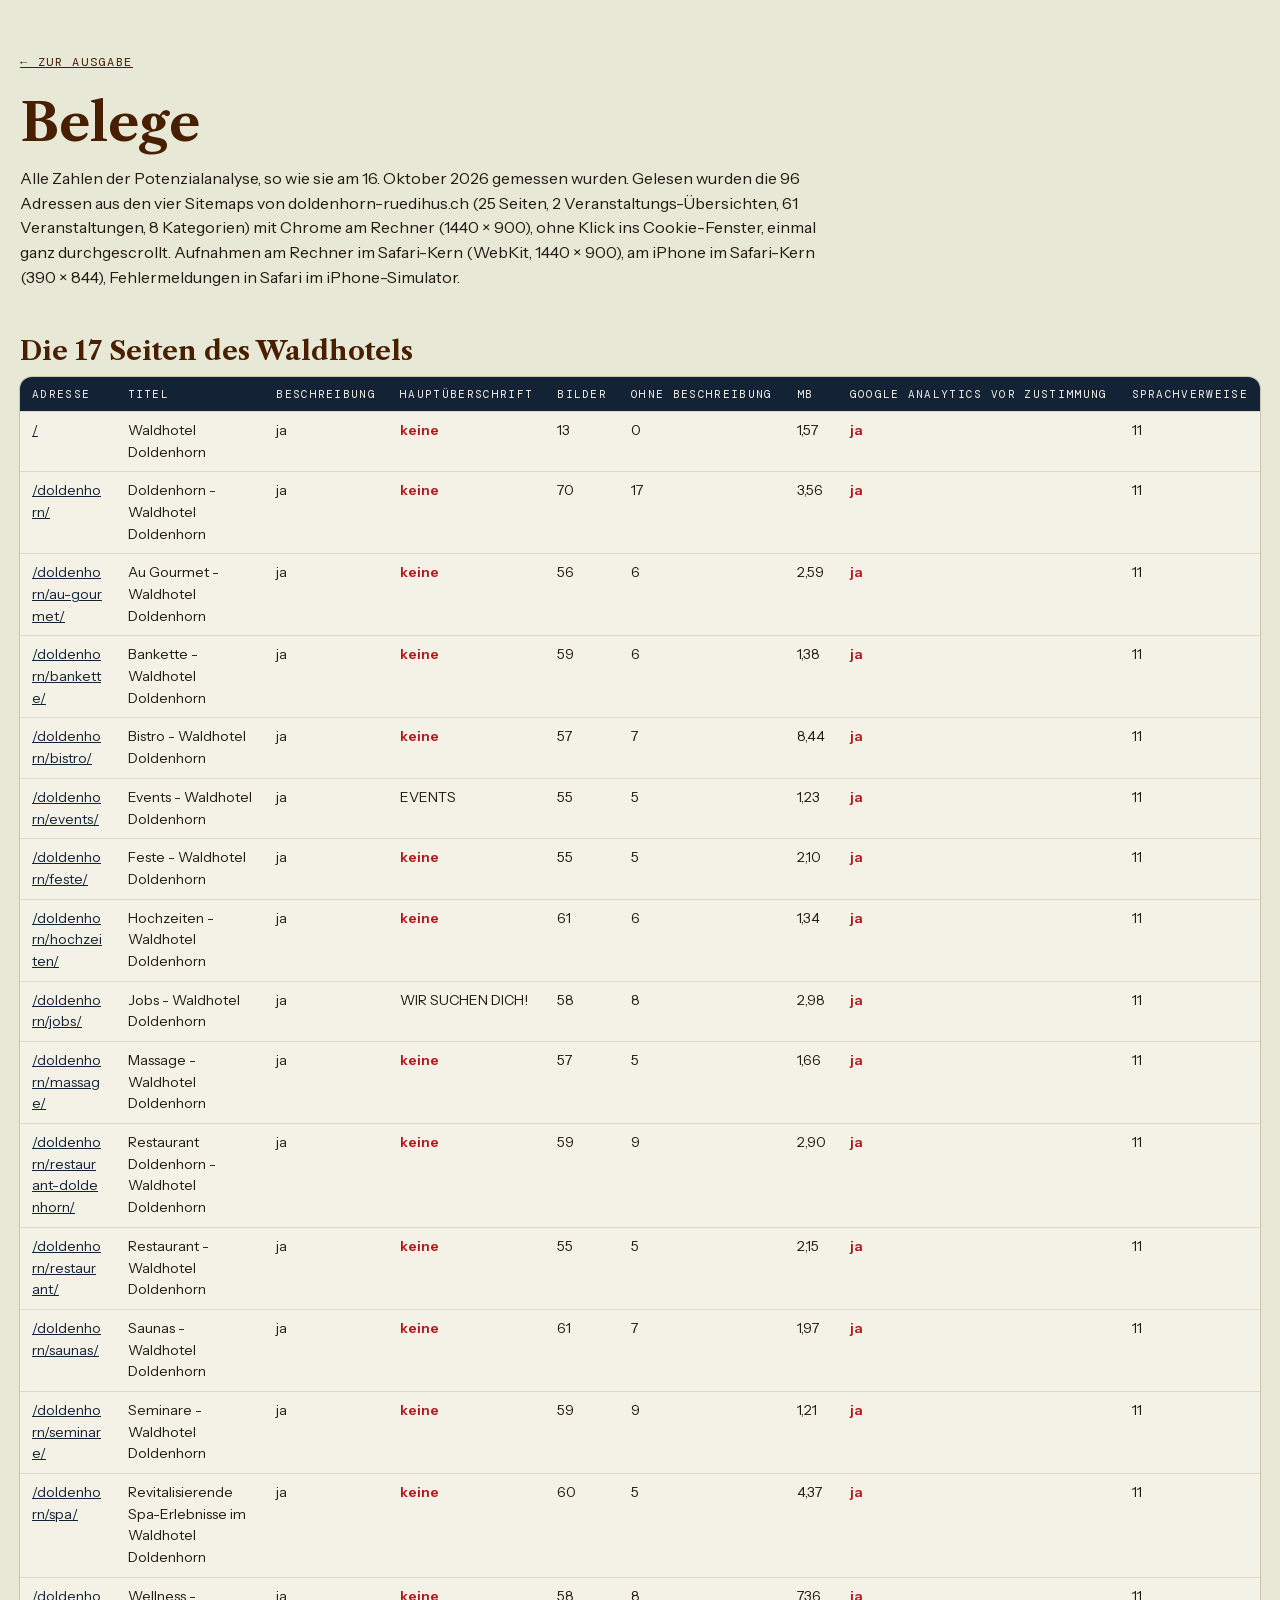
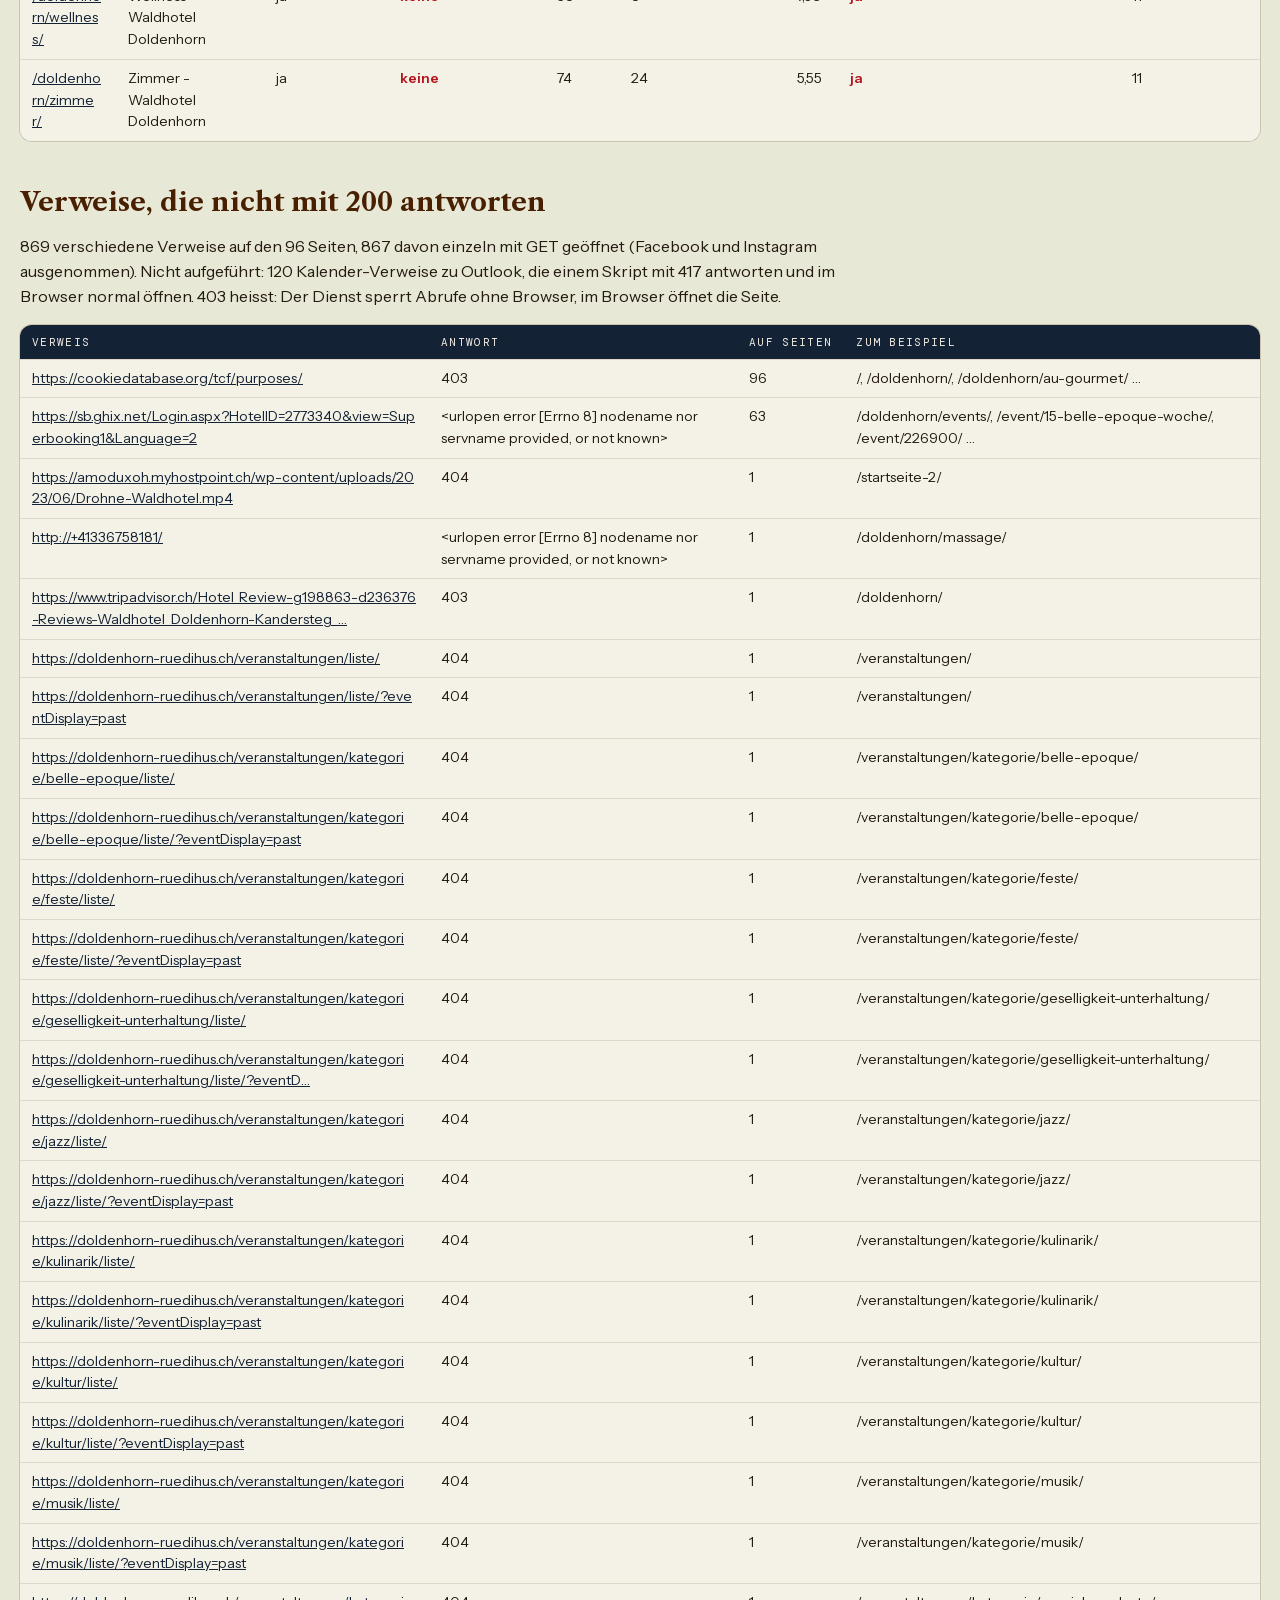
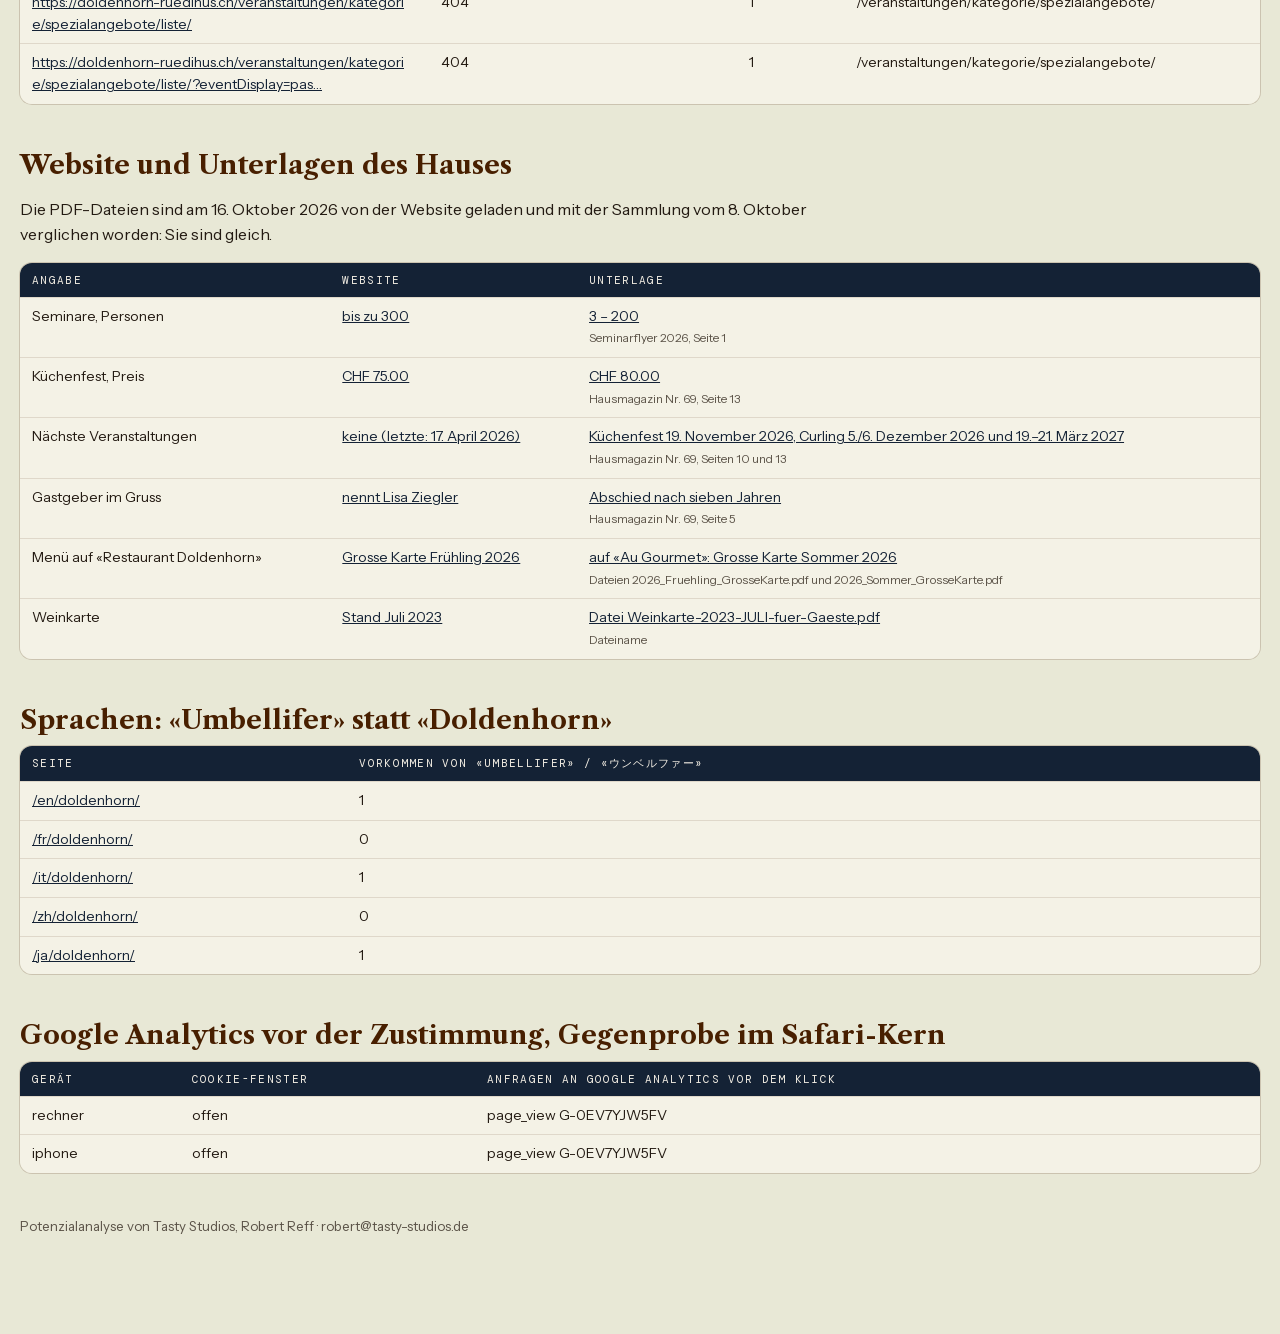
<file: belege.html>
<!doctype html><html lang="de-CH"><head><script data-wurzel>/* Wurzel-Weiche: Seite laeuft an der Wurzel einer Adresse oder in einem Unterordner (github.io/<repo>/) */(function(){var D=0,p=location.pathname.split('/');p.splice(p.length-1-D,D+1);var W=p.join('/')+'/';window.__W=W;if(W==='/')return;var O=location.origin;
function f(u){if(typeof u!=='string')return u;if(u.indexOf(O+'/')===0)return O+f(u.slice(O.length));if(u.charAt(0)!=='/'||u.charAt(1)==='/'||u.indexOf(W)===0||u+'/'===W)return u;return W+u.slice(1)}
function s(v){return typeof v!=='string'?v:v.replace(/(^|,)(\s*)(\S+)/g,function(m,a,b,u){return a+b+f(u)})}
function c(v){return typeof v!=='string'?v:v.replace(/url\(\s*(['"]?)([^'")]+)/g,function(m,q,u){return 'url('+q+f(u)})}
function h(v){return typeof v!=='string'?v:c(v.replace(/(\s(?:src|href|poster|action|data-src|data-href)\s*=\s*)(["'])([^"']*)\2/gi,function(m,a,q,u){return a+q+f(u)+q}).replace(/(\s(?:srcset|imagesrcset|data-srcset)\s*=\s*)(["'])([^"']*)\2/gi,function(m,a,q,u){return a+q+s(u)+q}))}
function d(K,k,g){K=window[K];if(!K)return;var x=Object.getOwnPropertyDescriptor(K.prototype,k);if(!x||!x.set)return;Object.defineProperty(K.prototype,k,{configurable:true,enumerable:x.enumerable,get:x.get,set:function(v){x.set.call(this,g(v))}})}
[['HTMLImageElement','src'],['HTMLScriptElement','src'],['HTMLLinkElement','href'],['HTMLIFrameElement','src'],['HTMLSourceElement','src'],['HTMLMediaElement','src'],['HTMLVideoElement','poster'],['HTMLAnchorElement','href'],['HTMLAreaElement','href'],['HTMLFormElement','action'],['HTMLEmbedElement','src'],['HTMLObjectElement','data']].forEach(function(z){d(z[0],z[1],f)});
[['HTMLImageElement','srcset'],['HTMLSourceElement','srcset'],['HTMLLinkElement','imageSrcset']].forEach(function(z){d(z[0],z[1],s)});
d('Element','innerHTML',h);d('Element','outerHTML',h);var iah=Element.prototype.insertAdjacentHTML;Element.prototype.insertAdjacentHTML=function(w,v){return iah.call(this,w,h(v))};
var sa=Element.prototype.setAttribute;Element.prototype.setAttribute=function(n,v){var l=String(n).toLowerCase();if(/^(src|href|poster|action|data|data-src|data-href)$/.test(l))v=f(v);else if(/srcset$/.test(l))v=s(v);else if(l==='style')v=c(v);return sa.call(this,n,v)};
var st=CSSStyleDeclaration.prototype,sp=st.setProperty;st.setProperty=function(n,v,q){return sp.call(this,n,c(v),q)};['background','backgroundImage','cssText','maskImage','webkitMaskImage','listStyleImage','borderImageSource','content'].forEach(function(k){var x=Object.getOwnPropertyDescriptor(st,k);if(x&&x.set)Object.defineProperty(st,k,{configurable:true,enumerable:x.enumerable,get:x.get,set:function(v){x.set.call(this,c(v))}})});
var F=window.fetch;if(F)window.fetch=function(i,o){if(typeof i==='string')i=f(i);else if(i instanceof URL)i=f(i.href);return F.call(this,i,o)};
var XO=XMLHttpRequest.prototype.open;XMLHttpRequest.prototype.open=function(){var a=[].slice.call(arguments);a[1]=f(a[1] instanceof URL?a[1].href:a[1]);return XO.apply(this,a)};
if(navigator.sendBeacon){var B=navigator.sendBeacon;navigator.sendBeacon=function(u,x){return B.call(navigator,f(u),x)}}
var wo=window.open;window.open=function(u){var a=[].slice.call(arguments);a[0]=f(u);return wo.apply(window,a)};
var dw=document.write,dl=document.writeln;document.write=function(){return dw.apply(document,[].map.call(arguments,h))};document.writeln=function(){return dl.apply(document,[].map.call(arguments,h))};
['pushState','replaceState'].forEach(function(k){var o=history[k];history[k]=function(a,b,u){return o.call(history,a,b,u==null?u:f(String(u)))}});
function e(el){if(!el||el.nodeType!==1)return;['src','href','poster','action'].forEach(function(a){var v=el.getAttribute(a);if(v&&v.charAt(0)==='/'){var z=f(v);if(z!==v)sa.call(el,a,z)}});var t=el.getAttribute('srcset');if(t&&/(^|,)\s*\/[^\/]/.test(t)){var z=s(t);if(z!==t)sa.call(el,'srcset',z)}t=el.getAttribute('style');if(t&&/url\(\s*['"]?\/[^\/]/.test(t)){z=c(t);if(z!==t)sa.call(el,'style',z)}}
new MutationObserver(function(ms){ms.forEach(function(m){if(m.type==='attributes')e(m.target);else m.addedNodes.forEach(function(n){if(n.nodeType!==1)return;e(n);var l=n.querySelectorAll('[src],[href],[srcset],[poster],[action],[style]');for(var i=0;i<l.length;i++)e(l[i])})})}).observe(document.documentElement,{childList:true,subtree:true,attributes:true,attributeFilter:['src','href','srcset','poster','action','style']})})();</script><meta charset="utf-8"><meta name="viewport" content="width=device-width, initial-scale=1">
<title>Belege · Waldhotel Doldenhorn</title><meta name="robots" content="noindex, nofollow"><link rel="icon" href="assets/img/tannen.svg" type="image/svg+xml"><style>body{margin:0;background:#e8e8d6;color:#231a12;font:16px/1.55 'Instrument Sans',system-ui,sans-serif}
@font-face{font-family:'Caslon WD';font-weight:700;src:url('assets/fonts/librecaslon-700.woff2') format('woff2')}
@font-face{font-family:'Instrument Sans';font-weight:400 600;src:url('assets/fonts/InstrumentSans-normal-400_600.woff2') format('woff2')}
@font-face{font-family:'DM Mono';font-weight:400;src:url('assets/fonts/DMMono-normal-400.woff2') format('woff2')}
main{max-width:1240px;margin:0 auto;padding:48px 20px 80px}
h1{font:700 clamp(34px,4vw,56px)/1.05 'Caslon WD',Georgia,serif;color:#481f00;margin:0 0 10px}
h2{font:700 26px/1.2 'Caslon WD',Georgia,serif;color:#481f00;margin:46px 0 10px}
p{max-width:52em} a{color:#142235} small{color:#5b5348}
.zur{display:inline-block;margin-bottom:26px;font:500 12px 'DM Mono',monospace;letter-spacing:.14em;text-transform:uppercase;color:#481f00}
.tab{overflow-x:auto;border-radius:12px;box-shadow:0 0 0 1px rgba(72,31,0,.18)}
table{border-collapse:collapse;width:100%;background:#f4f2e6;font-size:14px}
th{text-align:left;font:500 11px 'DM Mono',monospace;letter-spacing:.12em;text-transform:uppercase;color:#f1ece2;background:#142235;padding:10px 12px;white-space:nowrap}
td{padding:8px 12px;border-top:1px solid rgba(72,31,0,.12);vertical-align:top}
td a{word-break:break-all}
.r{color:#b3141b}</style><link rel="stylesheet" href="assets/auftritt.css?v=5"><script src="besuch.js?v=3c4c57a56e" defer></script><script src="verweil.js?v=5881fd455d" defer></script></head><body><main>
<a class="zur" href="index.html">← Zur Ausgabe</a>
<h1>Belege</h1>
<p>Alle Zahlen der Potenzialanalyse, so wie sie am 16. Oktober 2026 gemessen wurden. Gelesen wurden die 96 Adressen aus den vier Sitemaps von doldenhorn-ruedihus.ch (25 Seiten, 2 Veranstaltungs-Übersichten, 61 Veranstaltungen, 8 Kategorien) mit Chrome am Rechner (1440 × 900), ohne Klick ins Cookie-Fenster, einmal ganz durchgescrollt. Aufnahmen am Rechner im Safari-Kern (WebKit, 1440 × 900), am iPhone im Safari-Kern (390 × 844), Fehlermeldungen in Safari im iPhone-Simulator.</p>
<h2>Die 17 Seiten des Waldhotels</h2>
<div class="tab"><table><tr><th>Adresse</th><th>Titel</th><th>Beschreibung</th><th>Hauptüberschrift</th><th>Bilder</th><th>ohne Beschreibung</th><th>MB</th><th>Google Analytics vor Zustimmung</th><th>Sprachverweise</th></tr><tr><td><a href="https://doldenhorn-ruedihus.ch/" target="_blank" rel="noopener">/</a></td><td>Waldhotel Doldenhorn</td><td>ja</td><td><b class=r>keine</b></td><td>13</td><td>0</td><td>1,57</td><td><b class=r>ja</b></td><td>11</td></tr><tr><td><a href="https://doldenhorn-ruedihus.ch/doldenhorn/" target="_blank" rel="noopener">/doldenhorn/</a></td><td>Doldenhorn - Waldhotel Doldenhorn</td><td>ja</td><td><b class=r>keine</b></td><td>70</td><td>17</td><td>3,56</td><td><b class=r>ja</b></td><td>11</td></tr><tr><td><a href="https://doldenhorn-ruedihus.ch/doldenhorn/au-gourmet/" target="_blank" rel="noopener">/doldenhorn/au-gourmet/</a></td><td>Au Gourmet - Waldhotel Doldenhorn</td><td>ja</td><td><b class=r>keine</b></td><td>56</td><td>6</td><td>2,59</td><td><b class=r>ja</b></td><td>11</td></tr><tr><td><a href="https://doldenhorn-ruedihus.ch/doldenhorn/bankette/" target="_blank" rel="noopener">/doldenhorn/bankette/</a></td><td>Bankette - Waldhotel Doldenhorn</td><td>ja</td><td><b class=r>keine</b></td><td>59</td><td>6</td><td>1,38</td><td><b class=r>ja</b></td><td>11</td></tr><tr><td><a href="https://doldenhorn-ruedihus.ch/doldenhorn/bistro/" target="_blank" rel="noopener">/doldenhorn/bistro/</a></td><td>Bistro - Waldhotel Doldenhorn</td><td>ja</td><td><b class=r>keine</b></td><td>57</td><td>7</td><td>8,44</td><td><b class=r>ja</b></td><td>11</td></tr><tr><td><a href="https://doldenhorn-ruedihus.ch/doldenhorn/events/" target="_blank" rel="noopener">/doldenhorn/events/</a></td><td>Events - Waldhotel Doldenhorn</td><td>ja</td><td>EVENTS</td><td>55</td><td>5</td><td>1,23</td><td><b class=r>ja</b></td><td>11</td></tr><tr><td><a href="https://doldenhorn-ruedihus.ch/doldenhorn/feste/" target="_blank" rel="noopener">/doldenhorn/feste/</a></td><td>Feste - Waldhotel Doldenhorn</td><td>ja</td><td><b class=r>keine</b></td><td>55</td><td>5</td><td>2,10</td><td><b class=r>ja</b></td><td>11</td></tr><tr><td><a href="https://doldenhorn-ruedihus.ch/doldenhorn/hochzeiten/" target="_blank" rel="noopener">/doldenhorn/hochzeiten/</a></td><td>Hochzeiten - Waldhotel Doldenhorn</td><td>ja</td><td><b class=r>keine</b></td><td>61</td><td>6</td><td>1,34</td><td><b class=r>ja</b></td><td>11</td></tr><tr><td><a href="https://doldenhorn-ruedihus.ch/doldenhorn/jobs/" target="_blank" rel="noopener">/doldenhorn/jobs/</a></td><td>Jobs - Waldhotel Doldenhorn</td><td>ja</td><td>WIR SUCHEN DICH!</td><td>58</td><td>8</td><td>2,98</td><td><b class=r>ja</b></td><td>11</td></tr><tr><td><a href="https://doldenhorn-ruedihus.ch/doldenhorn/massage/" target="_blank" rel="noopener">/doldenhorn/massage/</a></td><td>Massage - Waldhotel Doldenhorn</td><td>ja</td><td><b class=r>keine</b></td><td>57</td><td>5</td><td>1,66</td><td><b class=r>ja</b></td><td>11</td></tr><tr><td><a href="https://doldenhorn-ruedihus.ch/doldenhorn/restaurant-doldenhorn/" target="_blank" rel="noopener">/doldenhorn/restaurant-doldenhorn/</a></td><td>Restaurant Doldenhorn - Waldhotel Doldenhorn</td><td>ja</td><td><b class=r>keine</b></td><td>59</td><td>9</td><td>2,90</td><td><b class=r>ja</b></td><td>11</td></tr><tr><td><a href="https://doldenhorn-ruedihus.ch/doldenhorn/restaurant/" target="_blank" rel="noopener">/doldenhorn/restaurant/</a></td><td>Restaurant - Waldhotel Doldenhorn</td><td>ja</td><td><b class=r>keine</b></td><td>55</td><td>5</td><td>2,15</td><td><b class=r>ja</b></td><td>11</td></tr><tr><td><a href="https://doldenhorn-ruedihus.ch/doldenhorn/saunas/" target="_blank" rel="noopener">/doldenhorn/saunas/</a></td><td>Saunas - Waldhotel Doldenhorn</td><td>ja</td><td><b class=r>keine</b></td><td>61</td><td>7</td><td>1,97</td><td><b class=r>ja</b></td><td>11</td></tr><tr><td><a href="https://doldenhorn-ruedihus.ch/doldenhorn/seminare/" target="_blank" rel="noopener">/doldenhorn/seminare/</a></td><td>Seminare - Waldhotel Doldenhorn</td><td>ja</td><td><b class=r>keine</b></td><td>59</td><td>9</td><td>1,21</td><td><b class=r>ja</b></td><td>11</td></tr><tr><td><a href="https://doldenhorn-ruedihus.ch/doldenhorn/spa/" target="_blank" rel="noopener">/doldenhorn/spa/</a></td><td>Revitalisierende Spa-Erlebnisse im Waldhotel Doldenhorn</td><td>ja</td><td><b class=r>keine</b></td><td>60</td><td>5</td><td>4,37</td><td><b class=r>ja</b></td><td>11</td></tr><tr><td><a href="https://doldenhorn-ruedihus.ch/doldenhorn/wellness/" target="_blank" rel="noopener">/doldenhorn/wellness/</a></td><td>Wellness - Waldhotel Doldenhorn</td><td>ja</td><td><b class=r>keine</b></td><td>58</td><td>8</td><td>7,36</td><td><b class=r>ja</b></td><td>11</td></tr><tr><td><a href="https://doldenhorn-ruedihus.ch/doldenhorn/zimmer/" target="_blank" rel="noopener">/doldenhorn/zimmer/</a></td><td>Zimmer - Waldhotel Doldenhorn</td><td>ja</td><td><b class=r>keine</b></td><td>74</td><td>24</td><td>5,55</td><td><b class=r>ja</b></td><td>11</td></tr></table></div>
<h2>Verweise, die nicht mit 200 antworten</h2>
<p>869 verschiedene Verweise auf den 96 Seiten, 867 davon einzeln mit GET geöffnet (Facebook und Instagram ausgenommen). Nicht aufgeführt: 120 Kalender-Verweise zu Outlook, die einem Skript mit 417 antworten und im Browser normal öffnen. 403 heisst: Der Dienst sperrt Abrufe ohne Browser, im Browser öffnet die Seite.</p>
<div class="tab"><table><tr><th>Verweis</th><th>Antwort</th><th>auf Seiten</th><th>zum Beispiel</th></tr><tr><td><a href="https://cookiedatabase.org/tcf/purposes/" target="_blank" rel="noopener">https://cookiedatabase.org/tcf/purposes/</a></td><td>403</td><td>96</td><td>/, /doldenhorn/, /doldenhorn/au-gourmet/ …</td></tr><tr><td><a href="https://sb.ghix.net/Login.aspx?HotelID=2773340&amp;view=Superbooking1&amp;Language=2" target="_blank" rel="noopener">https://sb.ghix.net/Login.aspx?HotelID=2773340&amp;view=Superbooking1&amp;Language=2</a></td><td>&lt;urlopen error [Errno 8] nodename nor servname provided, or not known&gt;</td><td>63</td><td>/doldenhorn/events/, /event/15-belle-epoque-woche/, /event/226900/ …</td></tr><tr><td><a href="https://amoduxoh.myhostpoint.ch/wp-content/uploads/2023/06/Drohne-Waldhotel.mp4" target="_blank" rel="noopener">https://amoduxoh.myhostpoint.ch/wp-content/uploads/2023/06/Drohne-Waldhotel.mp4</a></td><td>404</td><td>1</td><td>/startseite-2/</td></tr><tr><td><a href="http://+41336758181/" target="_blank" rel="noopener">http://+41336758181/</a></td><td>&lt;urlopen error [Errno 8] nodename nor servname provided, or not known&gt;</td><td>1</td><td>/doldenhorn/massage/</td></tr><tr><td><a href="https://www.tripadvisor.ch/Hotel_Review-g198863-d236376-Reviews-Waldhotel_Doldenhorn-Kandersteg_Canton_of_Bern.html" target="_blank" rel="noopener">https://www.tripadvisor.ch/Hotel_Review-g198863-d236376-Reviews-Waldhotel_Doldenhorn-Kandersteg_…</a></td><td>403</td><td>1</td><td>/doldenhorn/</td></tr><tr><td><a href="https://doldenhorn-ruedihus.ch/veranstaltungen/liste/" target="_blank" rel="noopener">https://doldenhorn-ruedihus.ch/veranstaltungen/liste/</a></td><td>404</td><td>1</td><td>/veranstaltungen/</td></tr><tr><td><a href="https://doldenhorn-ruedihus.ch/veranstaltungen/liste/?eventDisplay=past" target="_blank" rel="noopener">https://doldenhorn-ruedihus.ch/veranstaltungen/liste/?eventDisplay=past</a></td><td>404</td><td>1</td><td>/veranstaltungen/</td></tr><tr><td><a href="https://doldenhorn-ruedihus.ch/veranstaltungen/kategorie/belle-epoque/liste/" target="_blank" rel="noopener">https://doldenhorn-ruedihus.ch/veranstaltungen/kategorie/belle-epoque/liste/</a></td><td>404</td><td>1</td><td>/veranstaltungen/kategorie/belle-epoque/</td></tr><tr><td><a href="https://doldenhorn-ruedihus.ch/veranstaltungen/kategorie/belle-epoque/liste/?eventDisplay=past" target="_blank" rel="noopener">https://doldenhorn-ruedihus.ch/veranstaltungen/kategorie/belle-epoque/liste/?eventDisplay=past</a></td><td>404</td><td>1</td><td>/veranstaltungen/kategorie/belle-epoque/</td></tr><tr><td><a href="https://doldenhorn-ruedihus.ch/veranstaltungen/kategorie/feste/liste/" target="_blank" rel="noopener">https://doldenhorn-ruedihus.ch/veranstaltungen/kategorie/feste/liste/</a></td><td>404</td><td>1</td><td>/veranstaltungen/kategorie/feste/</td></tr><tr><td><a href="https://doldenhorn-ruedihus.ch/veranstaltungen/kategorie/feste/liste/?eventDisplay=past" target="_blank" rel="noopener">https://doldenhorn-ruedihus.ch/veranstaltungen/kategorie/feste/liste/?eventDisplay=past</a></td><td>404</td><td>1</td><td>/veranstaltungen/kategorie/feste/</td></tr><tr><td><a href="https://doldenhorn-ruedihus.ch/veranstaltungen/kategorie/geselligkeit-unterhaltung/liste/" target="_blank" rel="noopener">https://doldenhorn-ruedihus.ch/veranstaltungen/kategorie/geselligkeit-unterhaltung/liste/</a></td><td>404</td><td>1</td><td>/veranstaltungen/kategorie/geselligkeit-unterhaltung/</td></tr><tr><td><a href="https://doldenhorn-ruedihus.ch/veranstaltungen/kategorie/geselligkeit-unterhaltung/liste/?eventDisplay=past" target="_blank" rel="noopener">https://doldenhorn-ruedihus.ch/veranstaltungen/kategorie/geselligkeit-unterhaltung/liste/?eventD…</a></td><td>404</td><td>1</td><td>/veranstaltungen/kategorie/geselligkeit-unterhaltung/</td></tr><tr><td><a href="https://doldenhorn-ruedihus.ch/veranstaltungen/kategorie/jazz/liste/" target="_blank" rel="noopener">https://doldenhorn-ruedihus.ch/veranstaltungen/kategorie/jazz/liste/</a></td><td>404</td><td>1</td><td>/veranstaltungen/kategorie/jazz/</td></tr><tr><td><a href="https://doldenhorn-ruedihus.ch/veranstaltungen/kategorie/jazz/liste/?eventDisplay=past" target="_blank" rel="noopener">https://doldenhorn-ruedihus.ch/veranstaltungen/kategorie/jazz/liste/?eventDisplay=past</a></td><td>404</td><td>1</td><td>/veranstaltungen/kategorie/jazz/</td></tr><tr><td><a href="https://doldenhorn-ruedihus.ch/veranstaltungen/kategorie/kulinarik/liste/" target="_blank" rel="noopener">https://doldenhorn-ruedihus.ch/veranstaltungen/kategorie/kulinarik/liste/</a></td><td>404</td><td>1</td><td>/veranstaltungen/kategorie/kulinarik/</td></tr><tr><td><a href="https://doldenhorn-ruedihus.ch/veranstaltungen/kategorie/kulinarik/liste/?eventDisplay=past" target="_blank" rel="noopener">https://doldenhorn-ruedihus.ch/veranstaltungen/kategorie/kulinarik/liste/?eventDisplay=past</a></td><td>404</td><td>1</td><td>/veranstaltungen/kategorie/kulinarik/</td></tr><tr><td><a href="https://doldenhorn-ruedihus.ch/veranstaltungen/kategorie/kultur/liste/" target="_blank" rel="noopener">https://doldenhorn-ruedihus.ch/veranstaltungen/kategorie/kultur/liste/</a></td><td>404</td><td>1</td><td>/veranstaltungen/kategorie/kultur/</td></tr><tr><td><a href="https://doldenhorn-ruedihus.ch/veranstaltungen/kategorie/kultur/liste/?eventDisplay=past" target="_blank" rel="noopener">https://doldenhorn-ruedihus.ch/veranstaltungen/kategorie/kultur/liste/?eventDisplay=past</a></td><td>404</td><td>1</td><td>/veranstaltungen/kategorie/kultur/</td></tr><tr><td><a href="https://doldenhorn-ruedihus.ch/veranstaltungen/kategorie/musik/liste/" target="_blank" rel="noopener">https://doldenhorn-ruedihus.ch/veranstaltungen/kategorie/musik/liste/</a></td><td>404</td><td>1</td><td>/veranstaltungen/kategorie/musik/</td></tr><tr><td><a href="https://doldenhorn-ruedihus.ch/veranstaltungen/kategorie/musik/liste/?eventDisplay=past" target="_blank" rel="noopener">https://doldenhorn-ruedihus.ch/veranstaltungen/kategorie/musik/liste/?eventDisplay=past</a></td><td>404</td><td>1</td><td>/veranstaltungen/kategorie/musik/</td></tr><tr><td><a href="https://doldenhorn-ruedihus.ch/veranstaltungen/kategorie/spezialangebote/liste/" target="_blank" rel="noopener">https://doldenhorn-ruedihus.ch/veranstaltungen/kategorie/spezialangebote/liste/</a></td><td>404</td><td>1</td><td>/veranstaltungen/kategorie/spezialangebote/</td></tr><tr><td><a href="https://doldenhorn-ruedihus.ch/veranstaltungen/kategorie/spezialangebote/liste/?eventDisplay=past" target="_blank" rel="noopener">https://doldenhorn-ruedihus.ch/veranstaltungen/kategorie/spezialangebote/liste/?eventDisplay=pas…</a></td><td>404</td><td>1</td><td>/veranstaltungen/kategorie/spezialangebote/</td></tr></table></div>
<h2>Website und Unterlagen des Hauses</h2>
<p>Die PDF-Dateien sind am 16. Oktober 2026 von der Website geladen und mit der Sammlung vom 8. Oktober verglichen worden: Sie sind gleich.</p>
<div class="tab"><table><tr><th>Angabe</th><th>Website</th><th>Unterlage</th></tr><tr><td>Seminare, Personen</td><td><a href="https://doldenhorn-ruedihus.ch/doldenhorn/seminare/" target="_blank" rel="noopener">bis zu 300</a></td><td><a href="https://doldenhorn-ruedihus.ch/wp-content/uploads/2026/05/Flyer_Doldenhorn_Seminare_2026.pdf" target="_blank" rel="noopener">3 – 200</a><br><small>Seminarflyer 2026, Seite 1</small></td></tr><tr><td>Küchenfest, Preis</td><td><a href="https://doldenhorn-ruedihus.ch/event/kuechenfest-5/" target="_blank" rel="noopener">CHF 75.00</a></td><td><a href="https://doldenhorn-ruedihus.ch/wp-content/uploads/2026/04/25099_Doldenhornmagazin_69_ansicht.pdf" target="_blank" rel="noopener">CHF 80.00</a><br><small>Hausmagazin Nr. 69, Seite 13</small></td></tr><tr><td>Nächste Veranstaltungen</td><td><a href="https://doldenhorn-ruedihus.ch/doldenhorn/events/" target="_blank" rel="noopener">keine (letzte: 17. April 2026)</a></td><td><a href="https://doldenhorn-ruedihus.ch/wp-content/uploads/2026/04/25099_Doldenhornmagazin_69_ansicht.pdf" target="_blank" rel="noopener">Küchenfest 19. November 2026, Curling 5./6. Dezember 2026 und 19.–21. März 2027</a><br><small>Hausmagazin Nr. 69, Seiten 10 und 13</small></td></tr><tr><td>Gastgeber im Gruss</td><td><a href="https://doldenhorn-ruedihus.ch/doldenhorn/" target="_blank" rel="noopener">nennt Lisa Ziegler</a></td><td><a href="https://doldenhorn-ruedihus.ch/wp-content/uploads/2026/04/25099_Doldenhornmagazin_69_ansicht.pdf" target="_blank" rel="noopener">Abschied nach sieben Jahren</a><br><small>Hausmagazin Nr. 69, Seite 5</small></td></tr><tr><td>Menü auf «Restaurant Doldenhorn»</td><td><a href="https://doldenhorn-ruedihus.ch/doldenhorn/restaurant-doldenhorn/" target="_blank" rel="noopener">Grosse Karte Frühling 2026</a></td><td><a href="https://doldenhorn-ruedihus.ch/wp-content/uploads/2026/07/2026_Sommer_GrosseKarte.pdf" target="_blank" rel="noopener">auf «Au Gourmet»: Grosse Karte Sommer 2026</a><br><small>Dateien 2026_Fruehling_GrosseKarte.pdf und 2026_Sommer_GrosseKarte.pdf</small></td></tr><tr><td>Weinkarte</td><td><a href="https://doldenhorn-ruedihus.ch/doldenhorn/au-gourmet/" target="_blank" rel="noopener">Stand Juli 2023</a></td><td><a href="https://doldenhorn-ruedihus.ch/wp-content/uploads/2023/12/Weinkarte-2023-JULI-fuer-Gaeste.pdf" target="_blank" rel="noopener">Datei Weinkarte-2023-JULI-fuer-Gaeste.pdf</a><br><small>Dateiname</small></td></tr></table></div>
<h2>Sprachen: «Umbellifer» statt «Doldenhorn»</h2>
<div class="tab"><table><tr><th>Seite</th><th>Vorkommen von «Umbellifer» / «ウンベルファー»</th></tr><tr><td><a href="https://doldenhorn-ruedihus.ch/en/doldenhorn/" target="_blank" rel="noopener">/en/doldenhorn/</a></td><td>1</td></tr><tr><td><a href="https://doldenhorn-ruedihus.ch/fr/doldenhorn/" target="_blank" rel="noopener">/fr/doldenhorn/</a></td><td>0</td></tr><tr><td><a href="https://doldenhorn-ruedihus.ch/it/doldenhorn/" target="_blank" rel="noopener">/it/doldenhorn/</a></td><td>1</td></tr><tr><td><a href="https://doldenhorn-ruedihus.ch/zh/doldenhorn/" target="_blank" rel="noopener">/zh/doldenhorn/</a></td><td>0</td></tr><tr><td><a href="https://doldenhorn-ruedihus.ch/ja/doldenhorn/" target="_blank" rel="noopener">/ja/doldenhorn/</a></td><td>1</td></tr></table></div>
<h2>Google Analytics vor der Zustimmung, Gegenprobe im Safari-Kern</h2>
<div class="tab"><table><tr><th>Gerät</th><th>Cookie-Fenster</th><th>Anfragen an Google Analytics vor dem Klick</th></tr><tr><td>rechner</td><td>offen</td><td>page_view G-0EV7YJW5FV</td></tr><tr><td>iphone</td><td>offen</td><td>page_view G-0EV7YJW5FV</td></tr></table></div>
<p style="margin-top:40px"><small>Potenzialanalyse von Tasty Studios, Robert Reff · robert@tasty-studios.de</small></p>
</main><script src="assets/auftritt.js?v=5" defer data-teile="h1, h2, main > p, table"></script><script src="https://doldenhorn.tastystudios.ch/assets/js/zur-werkbank.js?v=3" defer data-zw></script>
</body></html>
</file>
<file: assets/seite.css>
/* Potenzialanalyse Waldhotel Doldenhorn · «Das Hausmagazin» (Tasty Studios, 16.10.2026)
   Farben aus dem Haus: Papier mit feinen Streifen und Dunkelbraun aus dem Hausmagazin Nr. 69, Nachtblau der heutigen Website,
   Gold der Lilie von Relais & Châteaux, Türkis der Heftnummer auf dem Titel. Schrift: Libre Caslon (Entwurf), Satisfy (Magazin), Instrument Sans. */
@font-face{font-family:'Caslon WD';font-weight:700;font-display:block;src:url('fonts/librecaslon-700.woff2') format('woff2')}
@font-face{font-family:'Instrument Sans';font-weight:400 600;font-display:swap;src:url('fonts/InstrumentSans-normal-400_600.woff2') format('woff2')}
@font-face{font-family:'DM Mono';font-weight:400;font-display:swap;src:url('fonts/DMMono-normal-400.woff2') format('woff2')}
@font-face{font-family:'DM Mono';font-weight:500;font-display:swap;src:url('fonts/DMMono-normal-500.woff2') format('woff2')}
@font-face{font-family:'Satisfy';font-weight:400;font-display:block;src:url('fonts/satisfy.woff2') format('woff2')}
@font-face{font-family:'Sans Ersatz';src:local('Arial');size-adjust:99%}
:root{
  --tisch:#c9c6b4;        /* Tisch, auf dem das Heft liegt */
  --papier:#e8e8d6;       /* Innenseiten Hausmagazin Nr. 69 (#e3e3d1), leicht aufgehellt */
  --streif:#dcdcc9;       /* feine Streifen des Papiers (#d9dac8) */
  --braun:#481f00;        /* Überschriften im Magazin */
  --tinte:#231a12;
  --grau:#5b5348;
  --nacht:#0d1621;        /* Grundfarbe der heutigen Website */
  --blau:#142235;
  --gold:#b89850; --goldhell:#dcc68f;
  --tuerkis:#5ba7a3;      /* Heftnummer auf dem Titel */
  --oliv:#a6a68a;         /* Seitenzahl im Magazin */
  --rot:#d11a1a;
  --titel:'Caslon WD',Georgia,'Times New Roman',serif;
  --pinsel:'Satisfy','Brush Script MT',cursive;
  --sans:'Instrument Sans','Sans Ersatz',system-ui,-apple-system,sans-serif;
  --mono:'DM Mono',ui-monospace,Menlo,monospace;
  --e1:cubic-bezier(.16,1,.3,1); --e2:cubic-bezier(.32,.72,0,1);
  --rand:clamp(14px,3.2vw,52px);
}
*,*::before,*::after{box-sizing:border-box}
html{-webkit-text-size-adjust:100%}
body{margin:0;background:var(--tisch);color:var(--tinte);font:400 18px/1.62 var(--sans);-webkit-font-smoothing:antialiased;overflow-x:clip}
img{display:block;max-width:100%;height:auto}
a{color:inherit;text-decoration:none}
button{font:inherit;color:inherit;background:none;border:0;padding:0;cursor:pointer}
h1,h2,h3,h4,p,ul,ol,figure{margin:0;padding:0}
ul,ol{list-style:none}
:focus-visible{outline:2px solid var(--gold);outline-offset:3px;border-radius:6px}
.tanne{display:inline-block;width:1em;height:1.45em;color:currentColor}
.tanne svg{width:100%;height:100%;display:block}
.tanne--gold{color:var(--gold)}

/* ---------- Titelblatt (im Massstab der Hauptseite des Entwurfs) ---------- */
.titel{position:relative;min-height:max(100svh,640px);display:flex;flex-direction:column;justify-content:space-between;color:#f1ece2;background:var(--nacht);overflow:clip}
.t-bild{position:absolute;inset:0}
.t-bild picture{display:block;width:100%;height:100%}
.t-bild img{width:100%;height:100%;object-fit:cover;object-position:60% 34%}
.titel::after{content:"";position:absolute;inset:0;pointer-events:none;
  background:radial-gradient(70% 62% at 18% 86%,rgba(6,12,20,.78),rgba(6,12,20,.35) 55%,rgba(6,12,20,0) 80%),linear-gradient(180deg,rgba(6,12,20,.38),rgba(6,12,20,0) 22%)}
.t-oben{position:relative;z-index:2;display:flex;justify-content:space-between;align-items:center;padding:clamp(18px,3vw,38px) var(--rand) 0}
.t-marke{display:flex;align-items:center;gap:.6em;font:400 clamp(30px,4vw,54px)/1 var(--pinsel);color:#f6f1e6}
.t-marke .tanne{font-size:.62em;color:var(--goldhell)}
.t-nr{font:500 12.5px/1 var(--mono);letter-spacing:.16em;text-transform:uppercase;background:var(--tuerkis);color:#0e2423;padding:11px 18px 10px;border-radius:999px 0 0 999px;margin-right:calc(-1 * var(--rand))}
.t-block{position:relative;z-index:2;padding:0 var(--rand) clamp(22px,6vh,72px);max-width:1040px}
.t-block>.tanne{font-size:38px;margin-bottom:10px}
.t-name{font:700 min(clamp(40px,5.2vw,78px),9.5vh)/1.06 var(--titel);letter-spacing:.035em;text-transform:uppercase}
.t-ort{margin-top:14px;font:500 clamp(13px,1.05vw,15px)/1.3 var(--mono);letter-spacing:.16em;text-transform:uppercase;
  background:linear-gradient(100deg,#c9a85c,#f2e1a8 45%,#c19a4c 70%,#e6cf8c);-webkit-background-clip:text;background-clip:text;color:transparent}
.t-satz{margin-top:16px;max-width:36em;font-size:clamp(17px,1.35vw,20px);line-height:1.55;color:#ece6d8}
.t-zeile{margin-top:14px;font:400 12.5px/1.5 var(--mono);letter-spacing:.1em;text-transform:uppercase;color:#cfc6b0}
.platte{margin-top:clamp(20px,3.4vh,34px);display:flex;align-items:stretch;gap:0;background:linear-gradient(180deg,#f6f1e5,#ece4d2);color:var(--tinte);
  border-radius:22px;padding:8px;box-shadow:0 1px 0 rgba(255,255,255,.8) inset,0 -2px 0 rgba(0,0,0,.08) inset,0 18px 40px -14px rgba(0,0,0,.55);max-width:100%}
.pl-feld{display:flex;flex-direction:column;justify-content:center;padding:8px 16px;border-right:1px solid rgba(72,31,0,.14);min-width:0}
.pl-feld small{font:500 10.5px/1 var(--mono);letter-spacing:.14em;color:var(--grau)}
.pl-feld span{margin-top:5px;font:600 14.5px/1.15 var(--sans);color:var(--braun)}
.pl-feld:hover span{text-decoration:underline;text-underline-offset:3px}
.platte .knopf{margin-left:8px;flex:none}

/* ---------- Knöpfe (Pille mit Knauf) ---------- */
.knopf{display:inline-flex;align-items:center;gap:14px;height:54px;padding:0 6px 0 22px;border-radius:999px;font:500 12.5px/1 var(--mono);letter-spacing:.14em;text-transform:uppercase;white-space:nowrap;
  transition:transform .4s var(--e2),box-shadow .4s var(--e2);position:relative}
.knopf .knauf{width:42px;height:42px;border-radius:50%;display:grid;place-items:center;flex:none}
.knopf .knauf svg{width:17px;height:17px;fill:none;stroke:currentColor;stroke-width:1.8;stroke-linecap:round;stroke-linejoin:round}
.knopf:hover{transform:translateY(-2px)} .knopf:active{transform:translateY(1px)}
.knopf--blau{background:linear-gradient(180deg,#1d3150,#142235 55%,#0d1621);color:#f1ece2;box-shadow:0 1px 0 rgba(255,255,255,.16) inset,0 -2px 0 rgba(0,0,0,.35) inset,0 10px 22px -10px rgba(13,22,33,.7)}
.knopf--blau .knauf{background:#f1ece2;color:var(--nacht)}
.knopf--hell{background:linear-gradient(180deg,#fbf8f0,#efe8d8 60%,#e4dbc6);color:var(--braun);box-shadow:0 1px 0 #fff inset,0 -2px 0 rgba(72,31,0,.12) inset,0 8px 18px -10px rgba(72,31,0,.45)}
.knopf--hell .knauf{background:var(--nacht);color:#f1ece2}
.knopf--gold{background:linear-gradient(180deg,#e9d39a,#c9a85c 60%,#b08d45);color:#2a1a08;box-shadow:0 1px 0 rgba(255,255,255,.55) inset,0 -2px 0 rgba(0,0,0,.2) inset,0 10px 22px -10px rgba(0,0,0,.6)}
.knopf--gold .knauf{background:var(--nacht);color:#f1ece2}
.knopf--dunkel{background:linear-gradient(180deg,#1d3150,#142235);color:#f1ece2;box-shadow:0 1px 0 rgba(255,255,255,.12) inset,0 0 0 1px rgba(220,198,143,.35) inset}
.knopf--dunkel .knauf{background:#f1ece2;color:var(--nacht)}
.knopf--klein{height:46px;font-size:11.5px;padding-left:18px}
.knopf--klein .knauf{width:36px;height:36px}

/* ---------- Der Bogen: eine aufgeschlagene Doppelseite ---------- */
.bogen{--bund:5;--sl:5fr;--sr:7fr;position:relative;max-width:1560px;margin:clamp(22px,3.4vw,52px) auto;width:calc(100% - 2 * var(--rand));display:grid;grid-template-columns:minmax(0,var(--sl)) minmax(0,var(--sr));
  border-radius:6px;box-shadow:0 1px 0 rgba(255,255,255,.4) inset,0 30px 60px -30px rgba(40,30,15,.55),0 2px 6px rgba(40,30,15,.18)}
.bogen.hell{background-color:var(--papier);background-image:repeating-linear-gradient(90deg,transparent 0 3px,rgba(160,160,130,.11) 3px 4px)}
.bogen.dunkel{background:var(--nacht);color:#ece6d8}
.bogen::after{content:"";position:absolute;top:0;bottom:0;left:calc(var(--bund) / 12 * 100%);width:48px;margin-left:-24px;pointer-events:none;
  background:linear-gradient(90deg,rgba(0,0,0,0),rgba(70,55,30,.10) 46%,rgba(70,55,30,.16) 50%,rgba(255,255,255,.18) 53%,rgba(0,0,0,0))}
.bogen.dunkel::after{background:linear-gradient(90deg,rgba(0,0,0,0),rgba(0,0,0,.35) 50%,rgba(255,255,255,.04) 53%,rgba(0,0,0,0))}
.seite{position:relative;padding:clamp(54px,5vw,78px) clamp(26px,3.6vw,64px) clamp(58px,5vw,80px)}
.kolumne{position:absolute;top:22px;font:500 11px/1 var(--mono);letter-spacing:.16em;text-transform:uppercase;color:var(--grau);z-index:2}
.kolumne--l{left:clamp(26px,3.6vw,64px)} .kolumne--r{right:clamp(26px,3.6vw,64px)}
.dunkel .kolumne{color:#9aa3b0}
.snr{position:absolute;bottom:18px;width:30px;height:30px;border-radius:50%;background:var(--oliv);color:#fff;font:500 12px/30px var(--mono);text-align:center;z-index:2}
.snr--l{left:18px} .snr--r{right:18px}
.dunkel .snr{background:#2c3a4e;color:var(--goldhell)}

/* Überschriften */
.pinsel{font:400 clamp(40px,4.4vw,64px)/1.08 var(--pinsel);color:var(--braun)}
.pinsel--gross{font-size:clamp(46px,5.4vw,80px);color:var(--goldhell)}
.titel-h{font:700 clamp(32px,3.5vw,52px)/1.08 var(--titel);color:var(--braun)}
.titel-h--klein{font-size:clamp(26px,2.4vw,36px)}
.titel-h--hell{color:#f1ece2}
.text{container-type:inline-size}
.h-titel{font:700 max(20px,min(clamp(26px,2.2vw,36px),7.8cqw))/1.12 var(--titel);color:var(--braun);letter-spacing:-.005em}
h4{font:500 11.5px/1.2 var(--mono);letter-spacing:.16em;text-transform:uppercase;color:var(--grau);margin-bottom:10px}

/* Editorial */
.foto{position:relative;overflow:clip;border-radius:4px;background:#2a2a24 center/cover}
.foto img{width:100%;height:100%;object-fit:cover}
.foto--hoch{aspect-ratio:4/5}
.bild-zeile{margin-top:12px;font:400 13.5px/1.4 var(--sans);color:var(--grau)}
.ed .pinsel{margin-bottom:22px}
.ed-text p{margin-bottom:16px;max-width:34em}
.ed-text p:first-child::first-letter{font:700 3.4em/.8 var(--titel);float:left;margin:.08em .1em 0 0;color:var(--braun)}
.gruss{margin-top:22px;display:flex;flex-direction:column}
.gruss .pinsel{font-size:40px}
.gruss small{font:500 11.5px/1 var(--mono);letter-spacing:.16em;text-transform:uppercase;color:var(--grau);margin-top:6px}

/* Inhalt */
.iv .titel-h{margin-bottom:26px}
.iv-rubrik{margin-bottom:20px}
.iv-kopf{display:flex;align-items:baseline;justify-content:space-between;border-bottom:1px solid rgba(72,31,0,.25);padding-bottom:4px;margin-bottom:6px}
.iv-kopf .pinsel{font-size:32px}
.iv-kopf b{font:500 13px var(--mono);color:var(--braun)}
.iv-rubrik li a{display:flex;align-items:baseline;gap:8px;padding:5px 0;font-size:15.5px;line-height:1.35}
.iv-rubrik li a span{flex:0 1 auto}
.iv-rubrik li a i{flex:1 1 20px;border-bottom:1px dotted rgba(72,31,0,.45);transform:translateY(-4px);min-width:20px}
.iv-rubrik li a b{font:500 13px var(--mono);color:var(--braun)}
.iv-rubrik li a:hover span{color:var(--braun);text-decoration:underline;text-underline-offset:3px}
.iv-liste--r{margin:2px 0 34px}
.zahlen{margin:22px 0 30px;display:grid;grid-template-columns:1fr 1fr;gap:26px 30px}
.zahlen li{border-top:1px solid rgba(72,31,0,.3);padding-top:14px}
.zahl{display:block;font:700 clamp(46px,4.2vw,68px)/1 var(--titel);color:var(--braun);font-variant-numeric:tabular-nums}
.zahlen span{display:block;margin-top:8px;font-size:15.5px;line-height:1.45;color:var(--grau)}
.zahlen em{font-style:normal;font-weight:600;color:var(--tinte)}

/* Rubrik-Auftakt */
.ru-foto{padding:0}
.ru-foto .foto--voll{position:absolute;inset:0;border-radius:6px 0 0 6px}
.ru>.tanne{font-size:30px;margin-bottom:8px}
.ru-vorspann{margin-top:16px;font-size:clamp(18px,1.4vw,21px);line-height:1.55;max-width:32em;color:#e6e0d2}
.ru-liste{margin-top:26px;border-top:1px solid rgba(220,198,143,.3)}
.ru-liste a{display:flex;justify-content:space-between;gap:20px;padding:11px 0;border-bottom:1px solid rgba(220,198,143,.18);font-size:16px}
.ru-liste a b{font:500 13px var(--mono);color:var(--goldhell)}
.ru-liste a:hover span{color:var(--goldhell)}
.ru-gut-titel{margin-top:34px;font:700 22px/1.2 var(--titel);color:var(--goldhell)}
.ru-gut{margin-top:14px;display:grid;gap:14px}
.ru-gut--2{grid-template-columns:repeat(2,1fr)} .ru-gut--3{grid-template-columns:repeat(3,1fr)}
.gut{background:#f1ece2;color:var(--tinte);border-radius:14px;overflow:clip;box-shadow:0 14px 30px -18px rgba(0,0,0,.7)}
.foto--gut{aspect-ratio:3/2;border-radius:0}
.gut p{padding:12px 14px 16px;font-size:14.5px;line-height:1.45}
.schluss .impressum-zeile{margin-top:30px;font-size:13.5px;line-height:1.5;color:#9aa3b0;max-width:38em}
.schluss-knoepfe{margin-top:26px;display:flex;flex-wrap:wrap;gap:12px}

/* ---------- Hinweis-Doppelseite ---------- */
.hinweis .text{display:flex;flex-direction:column}
.klar{margin-top:16px;font-size:17.5px;line-height:1.6}
.bedeutung{margin-top:22px}
.bedeutung ul{display:grid;gap:10px;grid-template-columns:repeat(3,minmax(0,1fr))}
.bedeutung .bd-n2{grid-template-columns:repeat(2,minmax(0,1fr))}
.bedeutung .bd-n1{grid-template-columns:minmax(0,1fr)}
.bd{display:grid;grid-template-columns:34px 1fr;grid-template-rows:auto 1fr;column-gap:12px;align-items:start;align-content:start;background:linear-gradient(180deg,#1a2b44,#142235);color:#e9e3d4;border-radius:14px;padding:13px 16px 14px 13px;
  box-shadow:0 1px 0 rgba(255,255,255,.08) inset,0 10px 22px -16px rgba(13,22,33,.8)}
.bd-icon{grid-row:span 2;width:34px;height:34px;border-radius:50%;background:rgba(220,198,143,.16);display:grid;place-items:center}
.bd-icon svg{width:18px;height:18px;fill:none;stroke:var(--goldhell);stroke-width:1.6;stroke-linecap:round;stroke-linejoin:round}
.bd b{font:500 11px/1.2 var(--mono);letter-spacing:.15em;text-transform:uppercase;color:var(--goldhell);padding-top:2px}
.bd p{margin-top:4px;font-size:15px;line-height:1.48}
.tun,.nachsehen{margin-top:24px;padding-top:16px;border-top:1px solid rgba(72,31,0,.22)}
.tun p,.nachsehen p{font-size:16.5px;line-height:1.55}
.nachsehen .knopf{margin-top:14px}

.bogen.hinweis{--bund:4.3;--sl:4.3fr;--sr:7.7fr}
.hinweis .seite--r{padding-inline:clamp(20px,2.2vw,36px) clamp(24px,2.6vw,44px)}
.hinweis .bild{display:flex;flex-direction:column;justify-content:center}
.buehne{position:relative}
.zahlenreihe{display:flex;flex-wrap:wrap;gap:8px;margin-bottom:16px}
.zr{display:inline-flex;align-items:center;gap:10px;height:44px;padding:0 16px 0 5px;border-radius:999px;background:rgba(72,31,0,.07);color:var(--braun);font:500 12px/1 var(--mono);letter-spacing:.1em;text-transform:uppercase;transition:background .5s var(--e2),color .5s var(--e2)}
.zr b{width:34px;height:34px;border-radius:50%;display:grid;place-items:center;font:700 16px/1 var(--titel);letter-spacing:0;background:#f6f1e5;box-shadow:0 1px 0 #fff inset,0 3px 8px -4px rgba(72,31,0,.5)}
.zr.an{background:var(--nacht);color:#f1ece2}
.zr.an b{background:var(--gold);color:#1c1408}
.saetze{display:grid}
.satz{grid-area:1/1;display:grid;grid-template-columns:minmax(0,1fr) clamp(108px,9.4vw,150px);grid-template-rows:auto auto;column-gap:clamp(16px,1.8vw,26px);visibility:hidden}
.satz.an{visibility:visible}
.karussell{grid-column:1;position:relative;overflow:clip;border-radius:12px}
.spur{display:flex;transition:transform .85s var(--e2)}
.folie{flex:0 0 100%;min-width:0;display:flex;align-items:center;justify-content:center}
.unter{grid-column:1;display:flex;align-items:flex-start;justify-content:space-between;gap:18px;margin-top:12px;min-height:46px}
.bu{font-size:14px;line-height:1.45;color:var(--grau);max-width:40em}
.pfeile{display:flex;align-items:center;gap:8px;flex:none}
.pf{width:40px;height:40px;border-radius:50%;display:grid;place-items:center;background:linear-gradient(180deg,#fbf8f0,#e8e0cc);box-shadow:0 1px 0 #fff inset,0 6px 14px -8px rgba(72,31,0,.6);color:var(--braun);transition:transform .3s var(--e2)}
.pf:hover{transform:translateY(-1px)} .pf:active{transform:translateY(1px)}
.pf svg{width:18px;height:18px;fill:none;stroke:currentColor;stroke-width:2;stroke-linecap:round;stroke-linejoin:round}
.zaehler{font:500 12px var(--mono);color:var(--grau);min-width:40px;text-align:center}
.abzug{grid-column:2;grid-row:1/3;align-self:end;margin-bottom:58px}
.reihe .abzug{grid-column:auto;grid-row:auto;margin:0;align-self:start}

/* Safari-Fenster am Rechner (Oberfläche nachgebaut, Inhalt echt) */
.fenster{width:100%;border-radius:12px;overflow:clip;background:#fff;box-shadow:0 0 0 1px rgba(0,0,0,.14),0 24px 50px -24px rgba(40,30,15,.6),0 4px 10px rgba(40,30,15,.12);container-type:inline-size}
.f-kopf{display:flex;align-items:center;gap:2.2cqw;height:4.6cqw;min-height:24px;padding:0 1.6cqw;background:#e9e7e4;border-bottom:1px solid #d5d3cf}
.ampel{display:flex;gap:.9cqw;flex:none}
.ampel i{width:1.25cqw;height:1.25cqw;min-width:7px;min-height:7px;border-radius:50%;background:#fe5f57;box-shadow:0 0 0 .5px rgba(0,0,0,.15) inset}
.ampel i:nth-child(2){background:#febc2e} .ampel i:nth-child(3){background:#28c840}
.f-tab{display:flex;align-items:center;gap:.8cqw;height:72%;padding:0 1.4cqw;background:#f7f6f4;border-radius:.9cqw .9cqw 0 0;max-width:62%;min-width:0;box-shadow:0 0 0 .5px rgba(0,0,0,.08)}
.f-tab b{font:600 max(10px,1.32cqw)/1 -apple-system,'SF Pro Text','Helvetica Neue',var(--sans);color:#262626;white-space:nowrap;overflow:hidden;text-overflow:ellipsis}
.fav{width:max(11px,1.5cqw);height:auto;flex:none;filter:invert(.2)}
.f-pdf{font:700 max(7px,.95cqw)/1 -apple-system,'Helvetica Neue',sans-serif;color:#fff;background:#d6362f;border-radius:3px;padding:.3cqw .45cqw;flex:none}
.f-leiste{display:flex;align-items:center;gap:1.6cqw;height:4.4cqw;min-height:24px;padding:0 1.6cqw;background:#f7f6f4;border-bottom:1px solid #dddbd7}
.f-nav{font:400 max(12px,1.8cqw)/1 -apple-system,sans-serif;color:#9b9894;letter-spacing:.4em;flex:none}
.f-feld{position:relative;display:flex;align-items:center;gap:.7cqw;flex:1;min-width:0;height:68%;padding:0 1.4cqw;border-radius:.9cqw;background:#e8e6e2;font:400 max(10px,1.28cqw)/1 -apple-system,'SF Pro Text','Helvetica Neue',var(--sans);color:#3a3a3a}
.f-feld span{white-space:nowrap;overflow:hidden;text-overflow:ellipsis}
.schloss{width:max(9px,1.1cqw);height:auto;fill:none;stroke:#7d7a75;stroke-width:2;flex:none}
.f-feld--kreis::after{content:"";position:absolute;inset:-28% -1.2% -28% -1.2%;border:max(2px,.32cqw) solid var(--rot);border-radius:50%;transform:rotate(-.6deg)}
.f-bild{position:relative;background:#fff}
.f-bild img{width:100%;height:100%;object-fit:cover;object-position:top}
.kreis{position:absolute;inset:0;width:100%;height:100%;pointer-events:none;overflow:visible}
.kreis ellipse,.kreis rect{fill:none;stroke:var(--rot);stroke-width:3.2;vector-effect:non-scaling-stroke}
.kreis .k2{stroke-width:1.4;opacity:.55}

/* Quelltext-Blatt */
.quelltext{width:100%;aspect-ratio:1600/1080;background:linear-gradient(180deg,#14233a,#0d1621);color:#e8dfc8;border-radius:12px;padding:clamp(18px,2.6vw,36px);display:flex;flex-direction:column;
  box-shadow:0 24px 50px -24px rgba(13,22,33,.8)}
.q-titel{font:700 clamp(18px,1.7vw,26px)/1.15 var(--titel);color:var(--goldhell);margin-bottom:clamp(10px,1.4vw,18px)}
.quelltext ul{flex:1;overflow:auto;display:flex;flex-direction:column;gap:5px;scrollbar-width:thin}
.quelltext li{display:grid;grid-template-columns:minmax(120px,38%) 1fr;gap:14px;padding:6px 10px;border-radius:7px;background:rgba(255,255,255,.045);font:400 clamp(11px,.92vw,13.5px)/1.4 var(--mono)}
.quelltext li span{color:#a9b4c4}
.quelltext li code{font:inherit;color:#efe6cf;word-break:break-all}
.quelltext li.rot{background:rgba(209,26,26,.2)}
.quelltext li.rot code{color:#ffc9bd}
.q-fuss{margin-top:12px;font-size:13px;line-height:1.45;color:#9aa6b8}

/* Abzug: kleine, flache Handy-Aufnahme */
.abzug-bild{position:relative;background:#fff;padding:5px;border-radius:16px;box-shadow:0 0 0 1px rgba(0,0,0,.08),0 16px 30px -16px rgba(40,30,15,.7)}
.abzug-bild img{border-radius:12px;width:100%}
.abzug-bild .kreis{inset:5px;width:calc(100% - 10px);height:calc(100% - 10px)}
.abzug figcaption{margin-top:9px;font-size:12.5px;line-height:1.4;color:var(--grau)}
.buehne--reihe .satz{grid-template-columns:minmax(0,1fr)}
.reihe{display:grid;grid-template-columns:repeat(3,1fr);gap:clamp(12px,1.6vw,24px);width:100%;padding:4px}
.abzug--gross figcaption{text-align:center;font:500 12px var(--mono);letter-spacing:.12em;text-transform:uppercase}

/* ---------- Seitenzahl-Leiste unten ---------- */
.leiste{position:fixed;left:50%;bottom:14px;z-index:20;transform:translate(-50%,140%);transition:transform .7s var(--e2);display:flex;align-items:stretch;gap:4px;padding:5px;border-radius:999px;
  background:rgba(13,22,33,.94);color:#e8e1cf;box-shadow:0 0 0 1px rgba(220,198,143,.25) inset,0 16px 34px -14px rgba(0,0,0,.6);max-width:calc(100% - 24px)}
.leiste.da{transform:translate(-50%,0)}
.ls-inhalt{display:flex;align-items:center;gap:10px;padding:0 16px 0 10px;border-radius:999px;background:#f1ece2;color:var(--nacht)}
.ls-nr{font:500 12px var(--mono);letter-spacing:.06em} .ls-nr b{font:700 16px var(--titel)}
.ls-wo{font:500 11px var(--mono);letter-spacing:.14em;text-transform:uppercase;white-space:nowrap}
.ls-rubriken{display:flex;gap:2px}
.ls-r{display:flex;flex-direction:column;justify-content:center;padding:6px 13px;border-radius:999px;transition:background .5s var(--e2),color .5s var(--e2)}
.ls-r span{font:600 12.5px/1.1 var(--sans);white-space:nowrap}
.ls-r small{font:500 10px/1.2 var(--mono);letter-spacing:.1em;color:#a7b0bd}
.ls-r.an{background:var(--gold);color:#1c1408} .ls-r.an small{color:#3b2c10}
.ls-r:hover:not(.an){background:rgba(255,255,255,.08)}

/* ---------- Bewegung (Roberts Standard, Korrektur 16.10.: kein Warten, kein Wippen, kein Puls) ---------- */
.js .zt .z{display:block;overflow:clip;padding-bottom:.06em;margin-bottom:-.06em}
.js .zt .z>span{display:block;transform:translateY(108%);transition:transform 1.3s var(--e1)}
.js .zt.da .z>span{transform:none}
.js .zoom img{transform:scale(1.14);transition:transform 2.7s var(--e1)}
.js .zoom.da img{transform:none}
@supports (animation-timeline:view()){
  .js [data-steig]{animation:steig linear both;animation-timeline:view();animation-range:entry 0% entry 75%}
}
@supports not (animation-timeline:view()){
  .js [data-steig]{transform:translateY(46px);transition:transform 1.25s var(--e1)}
  .js [data-steig].da{transform:none}
}
@keyframes steig{from{transform:translateY(64px)}to{transform:none}}
@media (prefers-reduced-motion:reduce){
  .js [data-steig],.js .zt .z>span,.js .zoom img,.t-bild img{animation:none!important;transform:none!important;transition:none!important}
}

/* ---------- Schmaler: eine Spalte ---------- */
@media (max-width:1180px) and (min-width:981px){
  .bogen.hinweis{--bund:5;--sl:5fr;--sr:7fr}
}
@media (max-width:1100px){
  .ls-r small{display:none}
  .ls-r{padding:6px 10px}
}
@media (max-height:760px) and (min-width:641px){
  .t-satz{font-size:16px;margin-top:10px;max-width:44em}
  .t-ort{margin-top:8px}
  .t-zeile{margin-top:8px}
  .t-block>.tanne{font-size:26px;margin-bottom:4px}
  .platte{margin-top:14px}
  .pl-feld{padding:4px 12px}
  .t-oben{padding-top:16px}
}
@media (max-width:980px){
  .pl-feld{display:none}
  .platte{background:none;box-shadow:none;padding:0}
  .platte .knopf{margin:0}
  .bedeutung ul{grid-template-columns:1fr}
  .bogen{grid-template-columns:minmax(0,1fr);width:calc(100% - 20px)}
  .bogen::after{display:none}
  .seite{padding:56px 22px 60px}
  .kolumne--r{display:none}
  .kolumne--l{left:22px}
  .snr--l{display:none}
  .ru-foto{min-height:56vw}
  .ru-foto .foto--voll{border-radius:6px 6px 0 0}
  .hinweis .bild{padding-top:0}
  .seite--l.text{padding-bottom:30px}
  .seite--l.text ~ .snr--l{display:none}
  .ru-gut--3{grid-template-columns:1fr 1fr 1fr}
  .leiste{left:12px;right:12px;transform:translateY(140%)}
  .leiste.da{transform:none}
  .ls-rubriken{display:none}
  .ls-inhalt{flex:1;justify-content:space-between}
}
@media (max-width:640px){
  body{font-size:17px}
  .titel{min-height:auto;justify-content:flex-start}
  .t-bild{position:relative;inset:auto;height:56svh;min-height:330px}
  .t-bild img{object-position:50% 50%}
  .bogen>.seite--l{padding-bottom:24px}
  .bogen.hinweis>.seite--l{padding-bottom:30px}
  .dunkel .kolumne--l{display:none}
  .titel::after{background:linear-gradient(180deg,rgba(6,12,20,.5),rgba(6,12,20,0) 18%,rgba(6,12,20,0) 34%,rgba(13,22,33,.0) 40%)}
  .t-oben{position:absolute;top:0;left:0;right:0}
  .t-marke{font-size:30px}
  .t-block{padding-top:22px;margin-top:-1px;background:var(--nacht)}
  .t-name{font-size:min(40px,10vw)}
  .pl-feld{display:none}
  .platte{background:none;box-shadow:none;padding:0}
  .platte .knopf{margin:0}
  .bogen>.seite--r{padding-top:24px}
  .bogen.dunkel>.seite--r{padding-top:40px}
  .bedeutung ul,.bedeutung .bd-n2{grid-template-columns:1fr}
  .satz{grid-template-columns:1fr}
  .abzug{grid-column:1;grid-row:auto;margin:16px 0 0;display:grid;grid-template-columns:110px 1fr;gap:14px;align-items:end}
  .abzug figcaption{margin:0}
  .unter{flex-direction:column;gap:10px}
  .ru-gut--3,.ru-gut--2{grid-template-columns:1fr 1fr}
  .zahlen{grid-template-columns:1fr 1fr;gap:18px}
  .t-nr{font-size:11px;padding:9px 14px 8px}
  .pl-feld{flex-basis:100%}
  .reihe{gap:8px}
  .quelltext{aspect-ratio:auto;min-height:340px}
  .quelltext li{grid-template-columns:1fr;gap:2px}
  .zr span{display:none}
  .zr{padding:0 5px}
}
@media (max-width:380px){
  .knopf{white-space:normal;height:auto;min-height:48px;padding-block:5px;line-height:1.35;max-width:100%;letter-spacing:.1em}
}
/* 17.10.2026: im kleinen Handy-Abzug dünnere Linie, damit sie zwischen den Zeilen Platz hat (markierung.py rechnet damit) */
.abzug-bild .kreis ellipse,.abzug-bild .kreis rect{stroke-width:2}

/* Kontakt als Text statt Mail-Link (18.10.2026) */
.schluss-mail{margin:0;display:flex;flex-direction:column;justify-content:center;gap:4px;padding:6px 4px;font-family:var(--serif,Georgia,serif);font-size:1.12rem;color:#f1ece2;user-select:all}
.schluss-mail span{font:500 10.5px/1 "DM Mono",ui-monospace,monospace;letter-spacing:.18em;text-transform:uppercase;color:#c9b37a;user-select:none}

/* Die Mitte zwischen zu träge und zu hastig (Robert 18.10.2026, 18:17, alle Häuser gleich): nach der Uhr, los bei einem Fünftel im Bild (seite.js),
   0,85 s ohne Überschwingen, Schrift 40 px, Bilder 1,04 → 1. Ersetzt das Steigen am Scrollen. */
.js [data-steig]{animation:none;transform:translateY(40px);transition:transform .85s cubic-bezier(.22,.61,.36,1)}
.js [data-steig].da{transform:none}
.js .zt .z>span{transition:transform .85s cubic-bezier(.22,.61,.36,1)}
.js .zoom img{transform:scale(1.04);transition:transform .85s cubic-bezier(.22,.61,.36,1)}
.js .zoom.da img{transform:none}
@media (prefers-reduced-motion:reduce){.js [data-steig],.js .zt .z>span,.js .zoom img{transform:none!important;transition:none!important}}
/* Titel der Ausgabe: Bild zoomt einmal beim Öffnen von 1,04 an seinen Platz, Ort, Satz und Zeile steigen hinter dem Namen nach (Prüfliste 18.10.2026) */
@keyframes pa-hoch{from{transform:translateY(40px)}}
@keyframes pa-zoom{from{transform:scale(1.04)}}
@media (prefers-reduced-motion:no-preference){
  .js .titel .t-bild img{animation:pa-zoom 1.2s cubic-bezier(.22,.61,.36,1) both}
  .js .titel :is(.t-ort,.t-satz,.t-zeile,.platte){animation:pa-hoch .85s cubic-bezier(.22,.61,.36,1) both}
  .js .titel .t-ort{animation-delay:.24s}.js .titel .t-satz{animation-delay:.36s}.js .titel .t-zeile{animation-delay:.48s}.js .titel .platte{animation-delay:.6s}
}
</file>
<file: assets/auftritt.css>
/* Auftritte für Seiten ohne eigene (zu auftritt.js). Robert 18.10.2026, 18:17: los bei einem Fünftel im Bild, 0,85 s ohne Überschwingen, 40 px, Bilder und Blöcke
   zoomen von 1,04 auf 1, Schrift nur der Weg, Reihen 0,12 s. Deckend ab dem ersten Bild. Als Animation, damit es auch im ersten Bild läuft. */
@keyframes auHoch{from{transform:translate3d(0,40px,0)}}
@keyframes auBlock{from{transform:translate3d(0,40px,0) scale(1.04)}}
@keyframes auZoom{from{transform:scale(1.04)}}
@media screen and (prefers-reduced-motion:no-preference){
  .au-an .au{animation:none}   /* ein eigener Ladeauftritt (z. B. La Carte .teil) lief sonst ungesehen ab */
  .au-an .au:not(.au--da){transform:translate3d(0,40px,0)}
  .au-an .au.au--da{animation:auHoch .85s cubic-bezier(.22,.61,.36,1) both;animation-delay:calc(var(--au-i,0) * 120ms)}
  .au-an .au--block:not(.au--da){transform:translate3d(0,40px,0) scale(1.04)}
  .au-an .au--block.au--da{animation-name:auBlock}
  .au-an .au--bild{overflow:hidden}
  .au-an figure.au--bild:not(.au--da) img{transform:scale(1.04)}
  .au-an figure.au--bild.au--da img{animation:auZoom .85s cubic-bezier(.22,.61,.36,1) both;animation-delay:calc(var(--au-i,0) * 120ms)}
}
</file>
